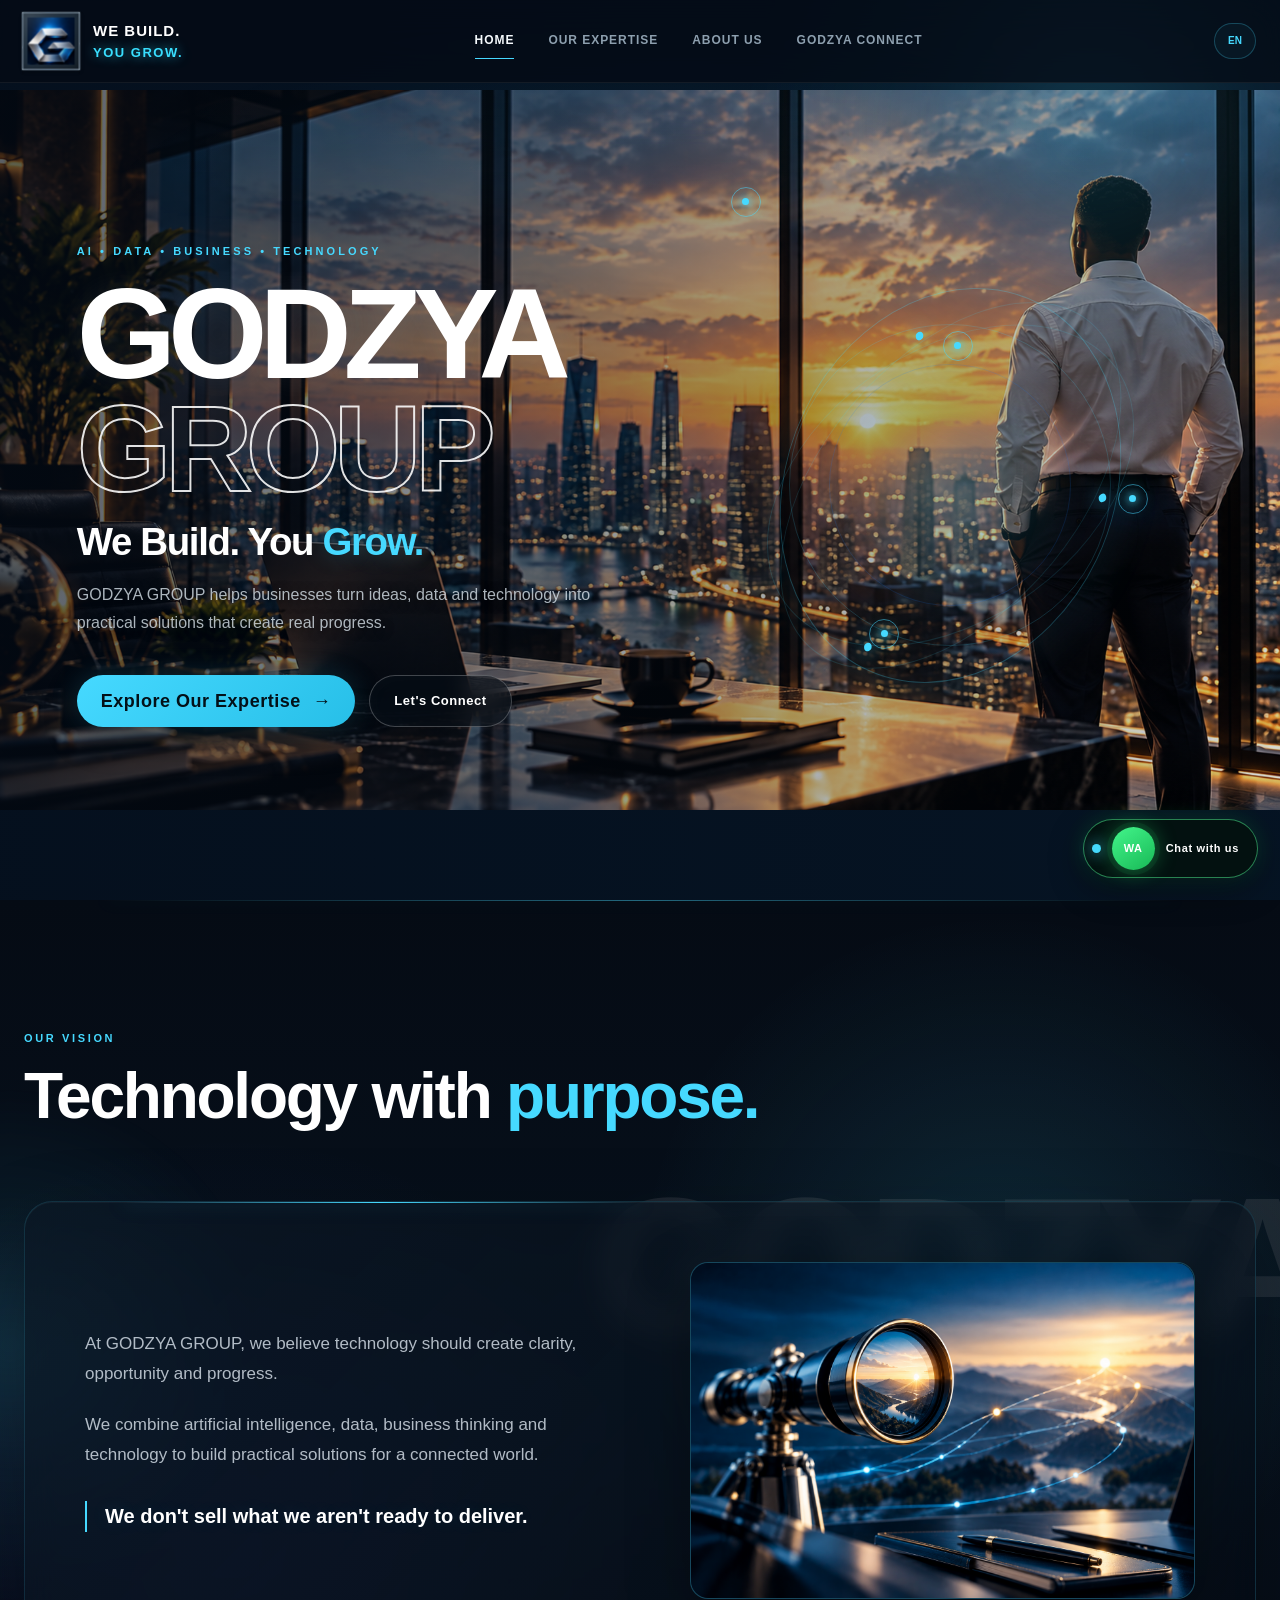
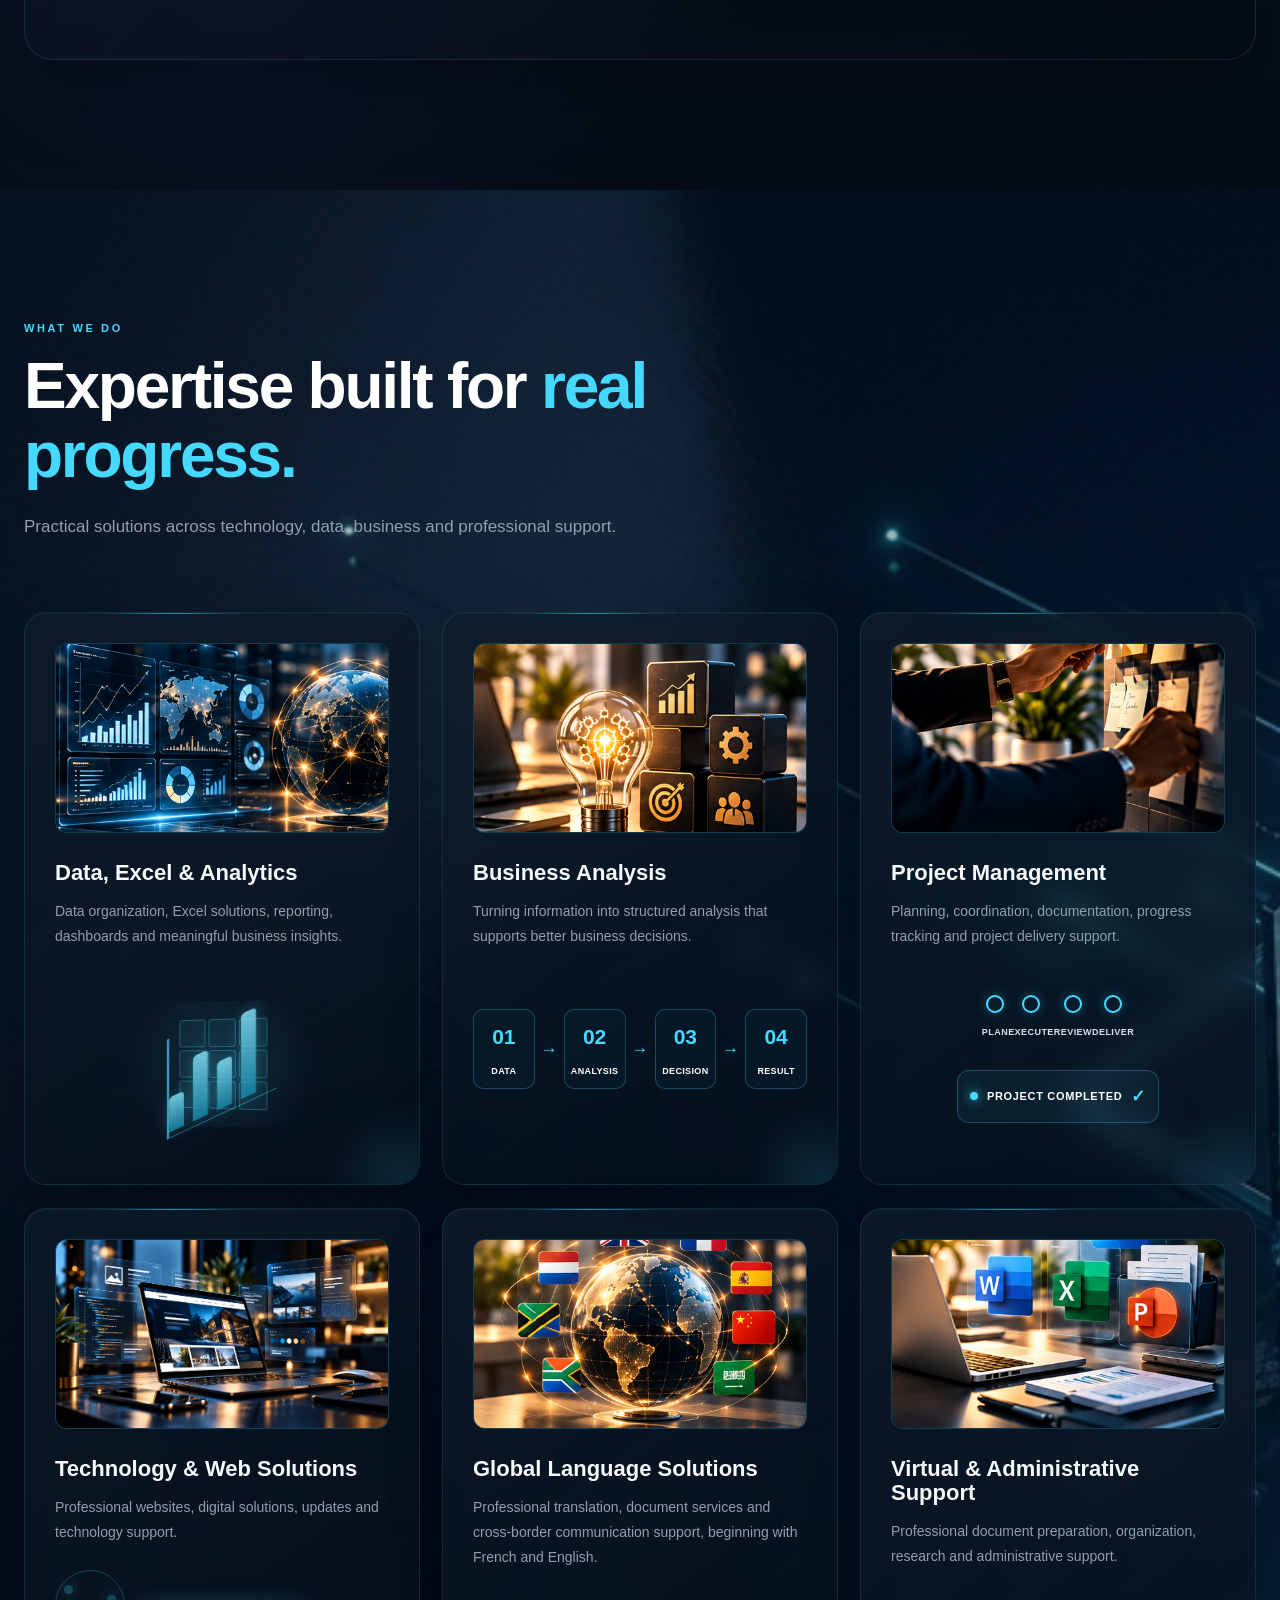
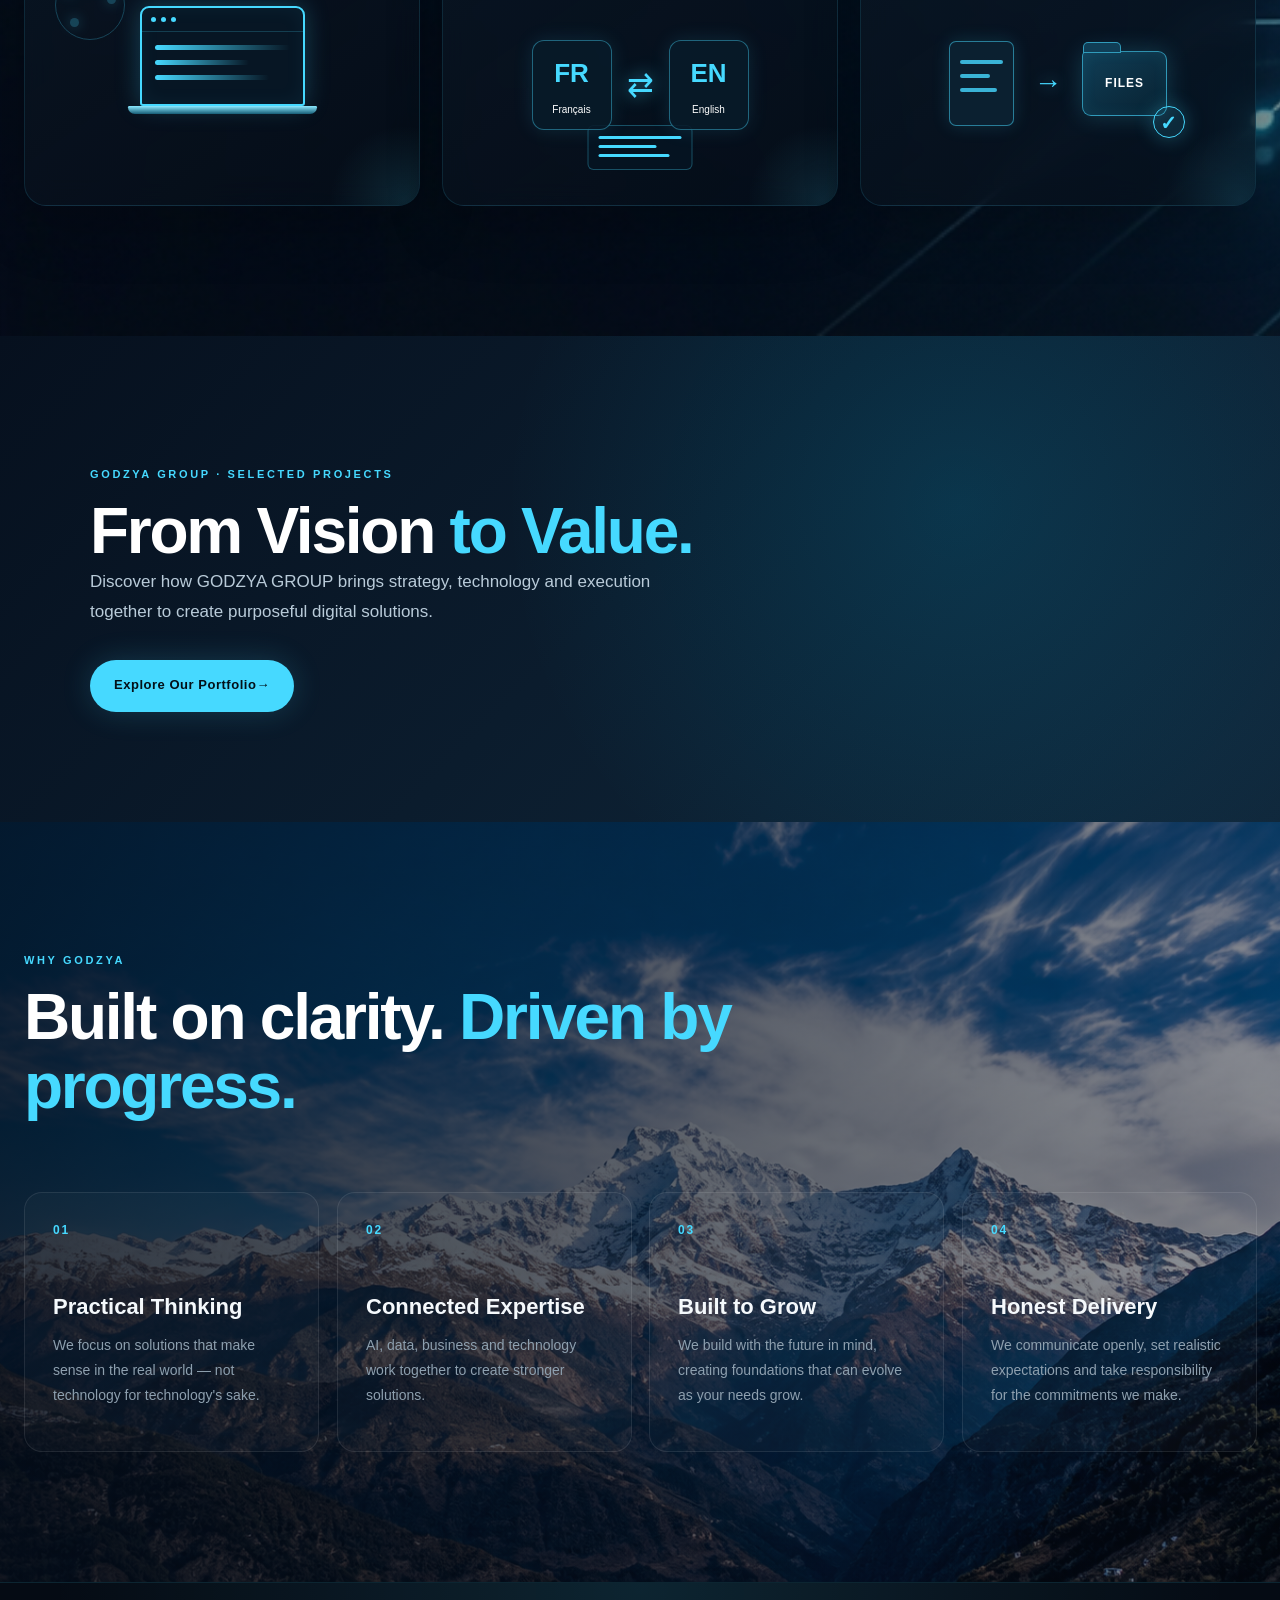
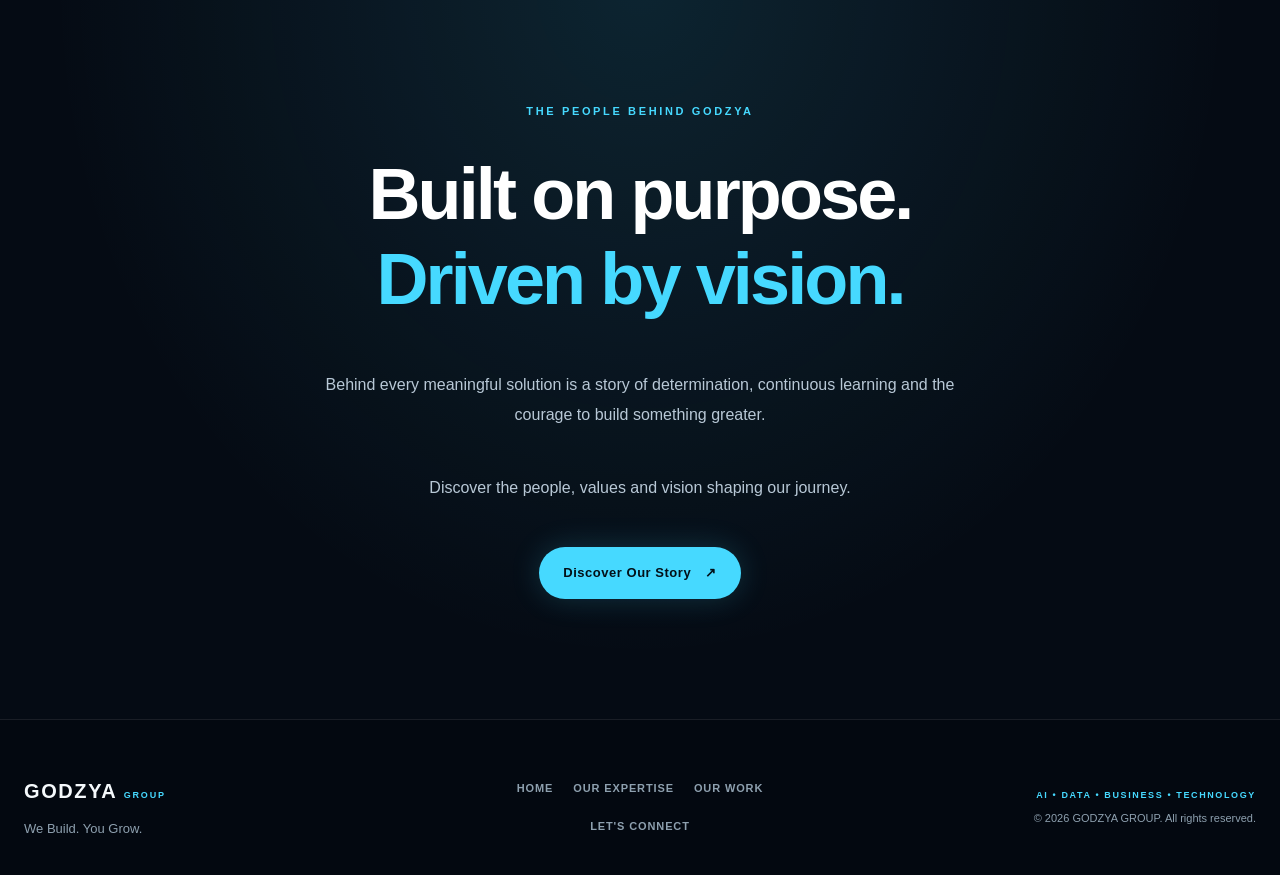
<file: index.html>
<!DOCTYPE html>
<html lang="en">

<head>

  <meta charset="UTF-8">

  <meta
    name="viewport"
    content="width=device-width, initial-scale=1.0"
  >

  <meta
    name="description"
    content="GODZYA GROUP — AI, Data, Business & Technology solutions."
  >

  <meta
    name="theme-color"
    content="#050b14"
  >
<link rel="icon" type="image/png" href="/godzya-icon.png">
  
  <title>GODZYA GROUP | We Build. You Grow.</title>

  <!-- Main stylesheet -->
  <link
    rel="stylesheet"
    href="style.css?v=20261102"
  >

</head>


<body>
  
  <!-- =================================================
     NAVIGATION
================================================== -->

<header class="site-header">

  <nav class="site-nav">

    <!-- BRAND -->
    <!-- GODZYA 3D ROTATING LOGO -->

<a href="index.html" class="brand">

  <div class="logo-cube-scene">
    <div class="logo-cube">

      <div class="cube-face front"></div>
      <div class="cube-face back"></div>
      <div class="cube-face right"></div>
      <div class="cube-face left"></div>
      <div class="cube-face top"></div>
      <div class="cube-face bottom"></div>

    </div>
  </div>

  <div class="brand-text">
  <span class="brand-name">WE BUILD.</span>
  <span class="brand-group">YOU GROW.</span>
  </div>

</a>

    <!-- ==========================================
     GODZYA PREMIUM NAVIGATION
========================================== -->

<div class="nav-links">

  <a
    href="index.html"
    class="active"
    data-i18n="navHome">
    Home
  </a>

  
<!-- OUR EXPERTISE -->

<a
  href="expertise.html"
  data-i18n="navExpertise">
  Our Expertise
</a>

    <!-- ABOUT US -->

  <a href="about.html">
    About Us
  </a>

  <!-- GODZYA CONNECT -->

  <a href="connect.html">
    GODZYA CONNECT
  </a>

</div>

    <!-- LANGUAGE SELECTOR -->

<div class="language-selector">

  <button
    class="language-button"
    type="button"
    aria-label="Change language"
    aria-expanded="false"
    aria-controls="language-menu"
  >
    EN
  </button>

  <div class="language-menu" id="language-menu" hidden>

    <button type="button" data-lang="en">🇬🇧 English</button>
    <button type="button" data-lang="fr">🇫🇷 Français</button>
    <button type="button" data-lang="es">🇪🇸 Español</button>
    <button type="button" data-lang="pt">🇵🇹 Português</button>
    <button type="button" data-lang="de">🇩🇪 Deutsch</button>

  </div>

</div>

    <!-- MOBILE MENU -->
    <button
      class="menu-toggle"
      type="button"
      aria-label="Open menu"
      aria-expanded="false"
    >
      <span></span>
      <span></span>
      <span></span>
    </button>

  </nav>

</header>

  <!-- =================================================
     HERO
================================================== -->

<main>

  <section class="hero" id="home">

    <!-- MOVING EARTH NETWORK -->

<div class="hero-earth" aria-hidden="true">

  <span class="earth-light"></span>

  <span class="earth-light"></span>

  <span class="earth-light"></span>

  <span class="earth-light"></span>

</div>

    <div class="hero-content">

      <p class="hero-label">
        AI • DATA • BUSINESS • TECHNOLOGY
      </p>

      <h1 class="hero-title">

  <span class="hero-godzya">
    GODZYA
  </span>

  <span class="hero-group">
    GROUP
  </span>

      </h1>

      <h2 class="hero-slogan">
  <span data-i18n="heroSloganStart">
    We Build. You
  </span>
  <span data-i18n="heroSloganEnd">
    Grow.
  </span>
</h2>
      
      <p class="hero-text" data-i18n="heroDescription">
  GODZYA GROUP helps businesses turn ideas,
  data and technology into practical solutions
  that create real progress.
</p>

      <div class="hero-actions">

        <a
  href="expertise.html"
  class="btn btn-primary hero-primary-btn"
>
  <span data-i18n="heroExplore">
    Explore Our Expertise
  </span>
  <span aria-hidden="true">→</span>
</a>

<a href="connect.html" class="btn btn-secondary hero-secondary-btn">
  <span data-i18n="heroContact">Let's Connect</span>
</a>

      </div>

    </div>

    <!-- HERO VISUAL -->
    <div class="hero-visual">

      <div class="hero-glow"></div>

      <div class="hero-orbit">

        <span class="orbit-point point-one"></span>
        <span class="orbit-point point-two"></span>
        <span class="orbit-point point-three"></span>

      </div>

    </div>

  </section>

 <!-- =================================================
     VISION
================================================== -->

<section class="vision" id="vision">

  <!-- GODZYA VISION BACKGROUND -->

<div class="vision-brand-bg" aria-hidden="true">

  <span class="vision-brand-name">
    GODZYA
  </span>

  <span class="vision-brand-group">
    GROUP
  </span>

</div>

  <div class="section-inner">

    <div class="section-heading">

      <p class="section-label" data-i18n="visionLabel">
  OUR VISION
</p>

      <h2>
  <span class="vision-heading-main" data-i18n="visionTitleStart">
    Technology with
  </span>
  <span class="vision-heading-highlight" data-i18n="visionTitleEnd">
    purpose.
  </span>
      </h2>

    </div>


    <div class="vision-content">

      <div class="vision-text">

        <p data-i18n="visionTextOne">
  At GODZYA GROUP, we believe technology should
  create clarity, opportunity and progress.
</p>

        <p data-i18n="visionTextTwo">
  We combine artificial intelligence, data,
  business thinking and technology to build
  practical solutions for a connected world.
</p>

        <strong data-i18n="visionCommitment">
  We don't sell what we aren't ready to deliver.
</strong>

      </div>


      <!-- GODZYA VISION IMAGE -->
<div class="vision-visual vision-photo">

  <img
    src="file_0000000059308208a96f2768777583aa.png"
    alt="GODZYA GROUP vision — looking toward future opportunities"
    loading="lazy"
  >

</div>

    </div>

  </div>

</section>

  <!-- =================================================
     OUR EXPERTISE
================================================== -->

<section class="expertise-preview" id="expertise">

  <div class="section-inner">

    <div class="section-heading">

      <p class="section-label" data-i18n="expertiseLabel">
        WHAT WE DO
      </p>

      <h2>
  <span class="expertise-heading-main" data-i18n="expertiseTitleStart">
    Expertise built for
  </span>
  <span class="expertise-heading-highlight" data-i18n="expertiseTitleEnd">
    real progress.
  </span>
</h2>

      <p class="section-intro" data-i18n="expertiseIntro">
        Practical solutions across technology, data,
        business and professional support.
      </p>

    </div>


    <div class="expertise-grid">

      <!-- DATA -->
      <article class="expertise-card">

        <div class="home-service-image">
  <img
    src="godzya-home-data.png"
    alt="Digital data analytics and business reporting"
    loading="lazy"
  >
</div>

        <h3 data-i18n="serviceData">Data, Excel & Analytics</h3>

        <p data-i18n="serviceDataText">
          Data organization, Excel solutions, reporting,
          dashboards and meaningful business insights.
        </p>

        <!-- DATA, EXCEL & ANALYTICS VISUAL -->

<div class="expertise-visual data-visual" aria-hidden="true">

  <div class="data-sheet">
    <span></span>
    <span></span>
    <span></span>
    <span></span>
    <span></span>
    <span></span>
    <span></span>
    <span></span>
    <span></span>
  </div>

  <div class="data-chart">
    <span class="data-bar bar-one"></span>
    <span class="data-bar bar-two"></span>
    <span class="data-bar bar-three"></span>
    <span class="data-bar bar-four"></span>
  </div>

  <div class="data-glow"></div>

</div>

      </article>


      <!-- BUSINESS -->
      <article class="expertise-card">

        <div class="home-service-image">
  <img
    src="godzya-home-business.png"
    alt="Business strategy and innovative solutions"
    loading="lazy"
  >
</div>

        <h3 data-i18n="serviceBusiness">Business Analysis</h3>

        <p data-i18n="serviceBusinessText">
          Turning information into structured analysis
          that supports better business decisions.
        </p>

        <!-- BUSINESS ANALYSIS VISUAL -->

<div class="expertise-visual business-visual" aria-hidden="true">

  <div class="business-step">
    <span class="business-symbol">01</span>
    <span class="business-label">DATA</span>
  </div>

  <span class="business-arrow">→</span>

  <div class="business-step">
    <span class="business-symbol">02</span>
    <span class="business-label">ANALYSIS</span>
  </div>

  <span class="business-arrow">→</span>

  <div class="business-step">
    <span class="business-symbol">03</span>
    <span class="business-label">DECISION</span>
  </div>

  <span class="business-arrow">→</span>

  <div class="business-step">
    <span class="business-symbol">04</span>
    <span class="business-label">RESULT</span>
  </div>

</div>

      </article>


      <!-- PROJECT MANAGEMENT -->
      <article class="expertise-card">

        <div class="home-service-image">
  <img
    src="godzya-home-project.png"
    alt="Project planning and team coordination"
    loading="lazy"
  >
</div>

        <h3 data-i18n="serviceProject">Project Management</h3>

        <p data-i18n="serviceProjectText">
          Planning, coordination, documentation,
          progress tracking and project delivery support.
        </p>

<!-- PROJECT MANAGEMENT VISUAL -->

<div class="expertise-visual project-visual" aria-hidden="true">

  <div class="project-track">

    <div class="project-milestone">
      <span class="milestone-dot"></span>
      <span>PLAN</span>
    </div>

    <div class="project-milestone">
      <span class="milestone-dot"></span>
      <span>EXECUTE</span>
    </div>

    <div class="project-milestone">
      <span class="milestone-dot"></span>
      <span>REVIEW</span>
    </div>

    <div class="project-milestone">
      <span class="milestone-dot"></span>
      <span>DELIVER</span>
    </div>

  </div>

  <div class="project-status">
    <span class="project-status-dot"></span>
    PROJECT COMPLETED
    <span class="project-check">✓</span>
  </div>

</div>

      </article>


      <!-- TECHNOLOGY -->
      <article class="expertise-card">

        <div class="home-service-image">
  <img
    src="godzya-home-web.png"
    alt="Professional website design and technology solutions"
    loading="lazy"
  >
</div>

        <h3 data-i18n="serviceTechnology">Technology & Web Solutions</h3>

        <p data-i18n="serviceTechnologyText">
          Professional websites, digital solutions,
          updates and technology support.
        </p>

<!-- TECHNOLOGY & WEB SOLUTIONS VISUAL -->

<div class="expertise-visual tech-visual" aria-hidden="true">

  <div class="tech-laptop">

    <div class="tech-screen">

      <div class="tech-browser-bar">
        <span></span>
        <span></span>
        <span></span>
      </div>

      <div class="tech-screen-content">
        <div class="tech-code-line"></div>
        <div class="tech-code-line"></div>
        <div class="tech-code-line"></div>
      </div>

    </div>

    <div class="tech-laptop-base"></div>

  </div>

  <div class="tech-network">
    <span></span>
    <span></span>
    <span></span>
  </div>

</div>

      </article>


      <!-- FRENCH -->
      <article class="expertise-card">

        <div class="home-service-image">
  <img
    src="godzya-home-language.png"
    alt="French and English translation and language services"
    loading="lazy"
  >
</div>

        <h3 data-i18n="serviceLanguage">Global Language Solutions</h3>
        <p data-i18n="serviceLanguageText">
  Professional translation, document services
  and cross-border communication support,
  beginning with French and English.
</p>

<!-- LANGUAGE & DOCUMENT SERVICES VISUAL -->

<div class="expertise-visual language-visual" aria-hidden="true">

  <div class="language-card language-fr">
    <span>FR</span>
    <small>Français</small>
  </div>

  <div class="language-exchange">
    <span>⇄</span>
  </div>

  <div class="language-card language-en">
    <span>EN</span>
    <small>English</small>
  </div>

  <div class="language-document">
    <span class="document-line"></span>
    <span class="document-line"></span>
    <span class="document-line"></span>
  </div>

</div>

      </article>


      <!-- ADMIN -->
      <article class="expertise-card">

        <div class="home-service-image">
  <img
    src="godzya-home-office.png"
    alt="Professional office documents and administrative solutions"
    loading="lazy"
  >
        </div>

        <h3 data-i18n="serviceAdmin">Virtual & Administrative Support</h3>

        <p data-i18n="serviceAdminText">
          Professional document preparation,
          organization, research and administrative support.
        </p>

<!-- VIRTUAL & ADMINISTRATIVE SUPPORT VISUAL -->

<div class="expertise-visual admin-visual" aria-hidden="true">

  <div class="admin-document">
    <span></span>
    <span></span>
    <span></span>
  </div>

  <div class="admin-flow-arrow">
    →
  </div>

  <div class="admin-folder">
    <span class="admin-folder-tab"></span>
    <span class="admin-folder-label">FILES</span>
  </div>

  <div class="admin-complete">
    <span>✓</span>
  </div>

</div>

      </article>

    </div>

  </div>

</section>

<!-- ==========================================
     FROM VISION TO VALUE
========================================== -->

<section class="work-page-intro" id="work">

  <div class="section-inner">

    <p class="section-label" data-i18n="portfolioLabel">
      GODZYA GROUP · SELECTED PROJECTS
    </p>

    <h2>
      <span data-i18n="portfolioTitleStart">
        From Vision
      </span>
      <span data-i18n="portfolioTitleEnd">
        to Value.
      </span>
    </h2>

    <p data-i18n="portfolioDescription">
      Discover how GODZYA GROUP brings
      strategy, technology and execution
      together to create purposeful
      digital solutions.
    </p>

<a href="expertise.html#our-work" class="btn btn-primary">
      <span data-i18n="portfolioButton">
        Explore Our Portfolio
      </span>
      <span aria-hidden="true">→</span>
    </a>

  </div>

</section>

  <!-- =================================================
     WHY GODZYA
================================================== -->

<section class="why-godzya" id="why-godzya">

  <div class="section-inner">

    <div class="section-heading">

      <p class="section-label" data-i18n="whyLabel">
        WHY GODZYA
      </p>

      <h2>
        <span data-i18n="whyTitleStart">Built on clarity.</span>
        <span data-i18n="whyTitleEnd">Driven by progress.</span>
      </h2>

    </div>

    <div class="why-grid">

      <article class="why-card">
        <div class="why-number">01</div>

        <h3 data-i18n="whyCardOneTitle">
          Practical Thinking
        </h3>

        <p data-i18n="whyCardOneText">
          We focus on solutions that make sense
          in the real world — not technology for
          technology's sake.
        </p>
      </article>

      <article class="why-card">
        <div class="why-number">02</div>

        <h3 data-i18n="whyCardTwoTitle">
          Connected Expertise
        </h3>

        <p data-i18n="whyCardTwoText">
          AI, data, business and technology work
          together to create stronger solutions.
        </p>
      </article>

      <article class="why-card">
        <div class="why-number">03</div>

        <h3 data-i18n="whyCardThreeTitle">
          Built to Grow
        </h3>

        <p data-i18n="whyCardThreeText">
          We build with the future in mind, creating
          foundations that can evolve as your needs grow.
        </p>
      </article>

      <article class="why-card">
        <div class="why-number">04</div>

        <h3 data-i18n="whyCardFourTitle">
          Honest Delivery
        </h3>
        
<p data-i18n="whyCardFourText">
  We communicate openly, set realistic
  expectations and take responsibility
  for the commitments we make.
</p>

      </article>

    </div>

  </div>

</section>

  
<!-- GODZYA — PEOPLE & PURPOSE REBUILT -->

<section class="godzya-story" id="our-story">

  <div class="section-inner">

    <div class="godzya-story-content">

      <p class="section-label"
         style="margin-bottom:32px;">
        THE PEOPLE BEHIND GODZYA
      </p>

      <h2 style="
        margin:0 0 48px;
        font-size:clamp(36px,6vw,72px);
        line-height:1.18;
        letter-spacing:-0.04em;
      ">

        

<span data-i18n="storyTitleOne" style="
  display:block;
  color:#ffffff !important;
">
  Built on purpose.
</span>

<span data-i18n="storyTitleTwo" style="
  display:block;
  color:#46d9ff !important;
">
  Driven by vision.
</span>
        
      </h2>

      <p class="godzya-story-intro"
   data-i18n="storyIntro"
         style="margin:0 auto 42px;">
        Behind every meaningful solution is a story
        of determination, continuous learning and
        the courage to build something greater.
      </p>

     <p class="godzya-story-description"
   data-i18n="storyDescription"
         style="margin:0 auto 44px;">
        Discover the people, values and vision
        shaping our journey.
      </p>

      <a href="about.html"
   class="btn btn-primary">
  <span data-i18n="storyButton">
    Discover Our Story
  </span>
  <span aria-hidden="true">↗</span>
</a>

    </div>

  </div>

</section>
  
</main>

<!-- =================================================
     FLOATING WHATSAPP
================================================== -->

<a
  href="https://wa.me/27814905793"
  class="whatsapp-float"
  target="_blank"
  rel="noopener"
  aria-label="Chat with GODZYA GROUP on WhatsApp"
>

  <span class="whatsapp-icon">
    WA
  </span>

  <span class="whatsapp-text">
    Chat with us
  </span>

</a>

  <!-- =================================================
     FOOTER
================================================== -->

<footer class="site-footer">

  <div class="footer-inner">

    <div class="footer-brand">

      <span class="brand-name">
        GODZYA
      </span>

      <span class="brand-group">
        GROUP
      </span>

      <p data-i18n="footerSlogan">
        We Build. You Grow.
      </p>

    </div>

    <div class="footer-links">

      <a href="#home" data-i18n="navHome">
        Home
      </a>

      <a href="expertise.html" data-i18n="navExpertise">
        Our Expertise
      </a>

      <a href="expertise.html#our-work" data-i18n="navWork">
        Our Work
      </a>
      
      <a href="connect.html" data-i18n="navContact">
        Let's Connect
      </a>

    </div>

    <div class="footer-meta">

      <p data-i18n="footerServices">
        AI • DATA • BUSINESS • TECHNOLOGY
      </p>

      <p data-i18n="footerCopyright">
        © 2026 GODZYA GROUP. All rights reserved.
      </p>

    </div>

  </div>

</footer>


<!-- =================================================
     JAVASCRIPT
================================================== -->

<script src="script.js"></script>

</body>

</html>
</file>
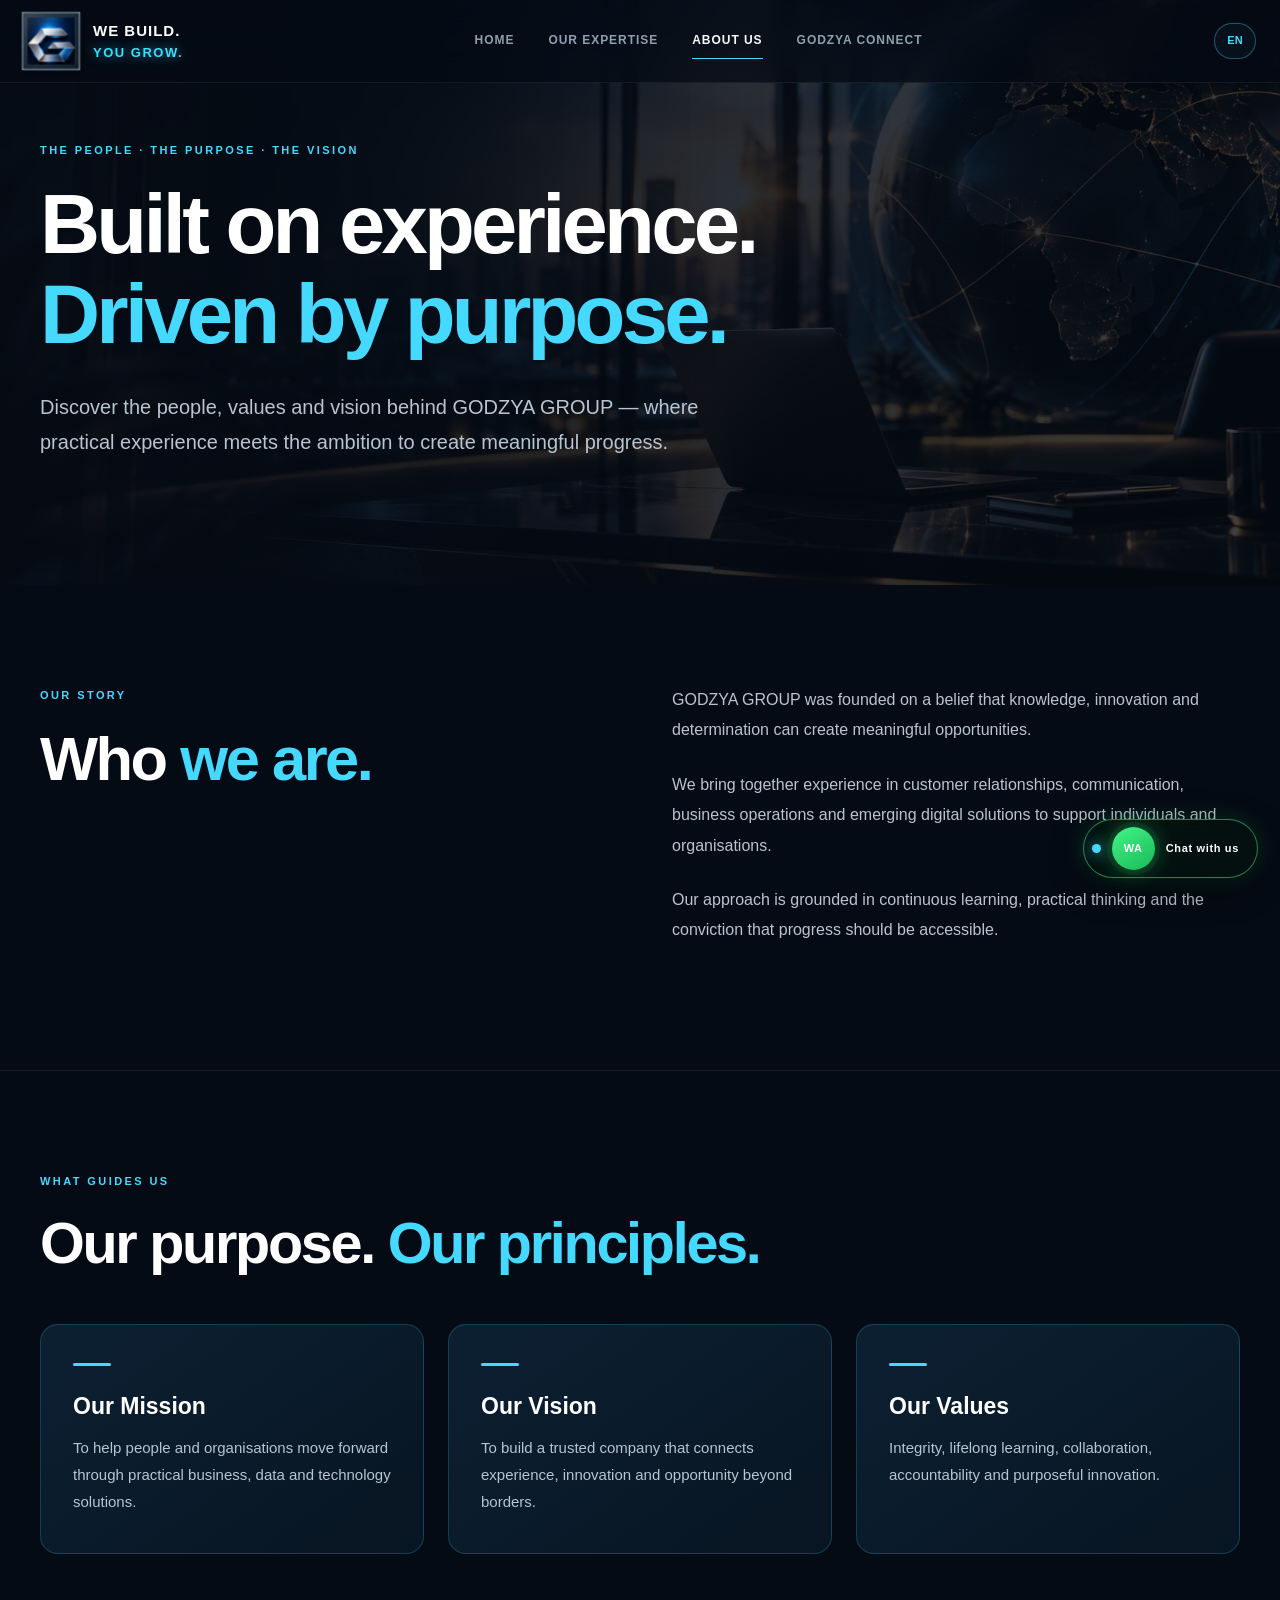
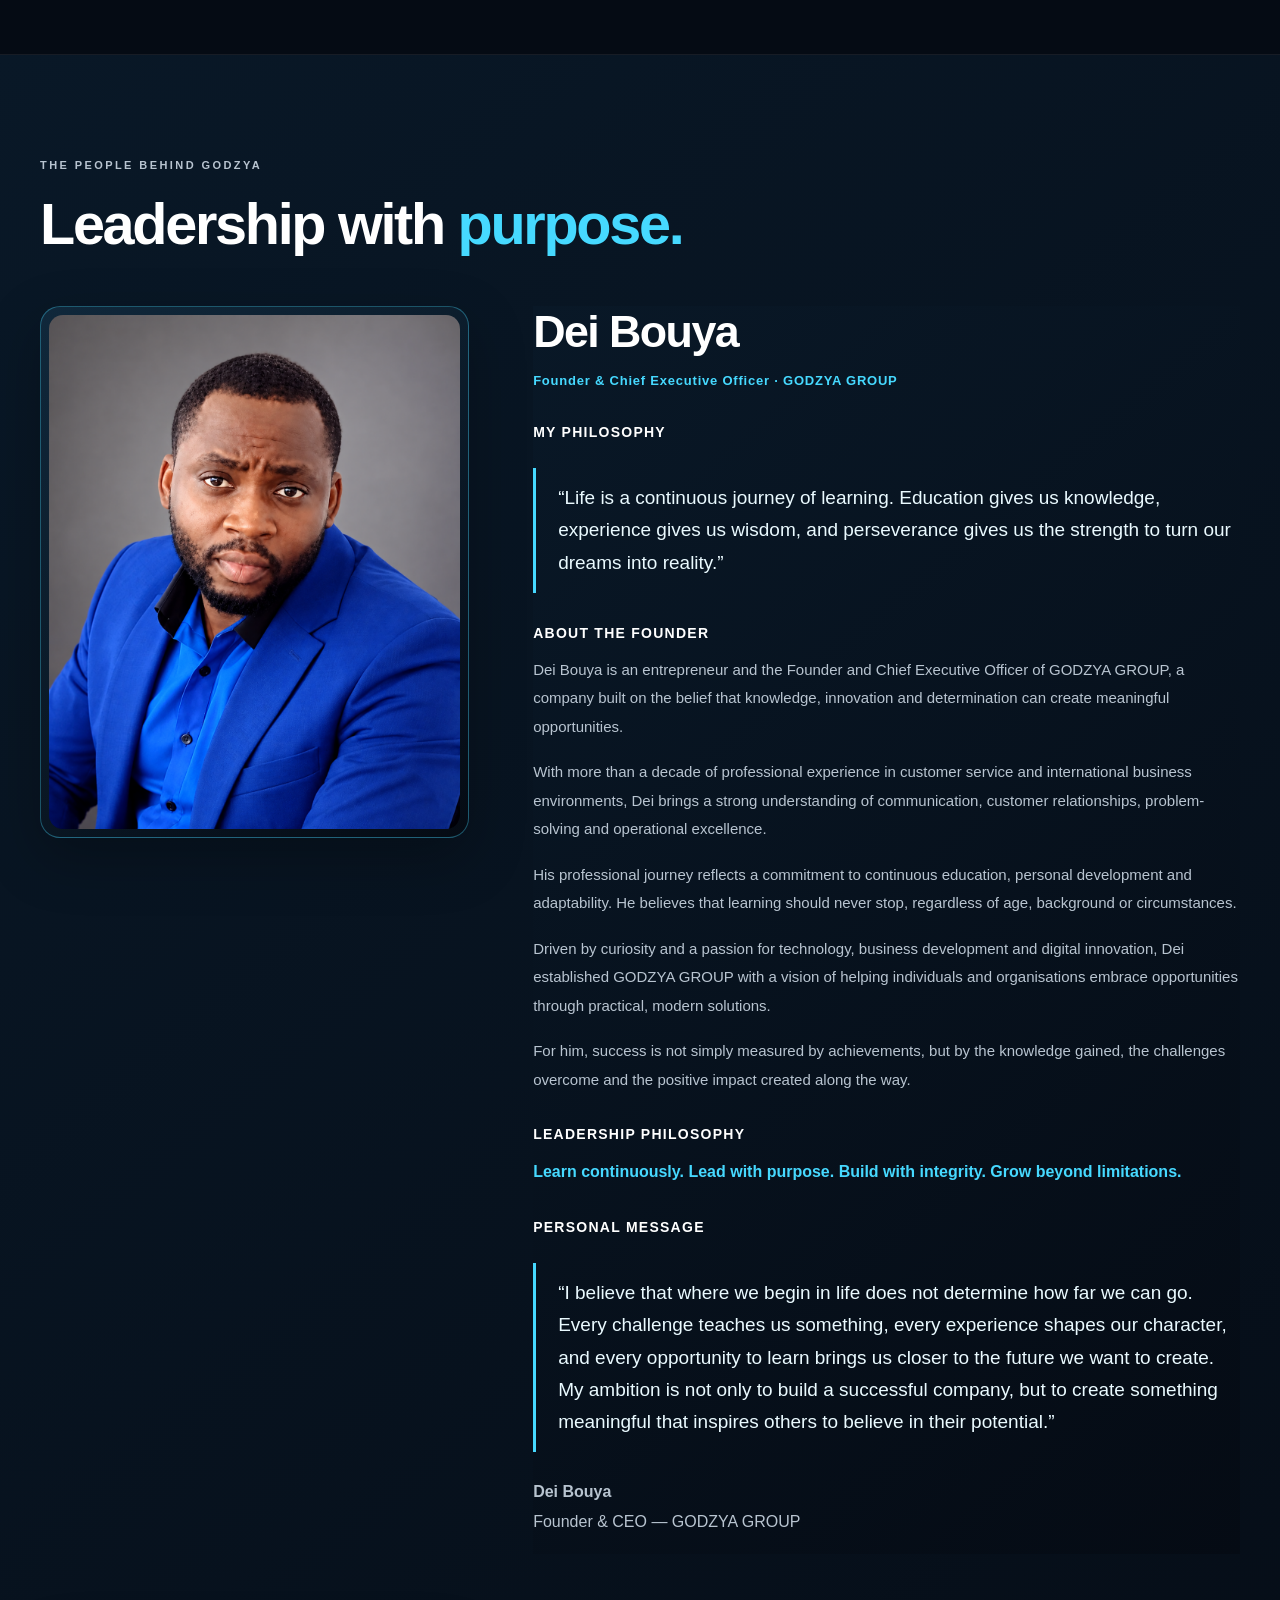
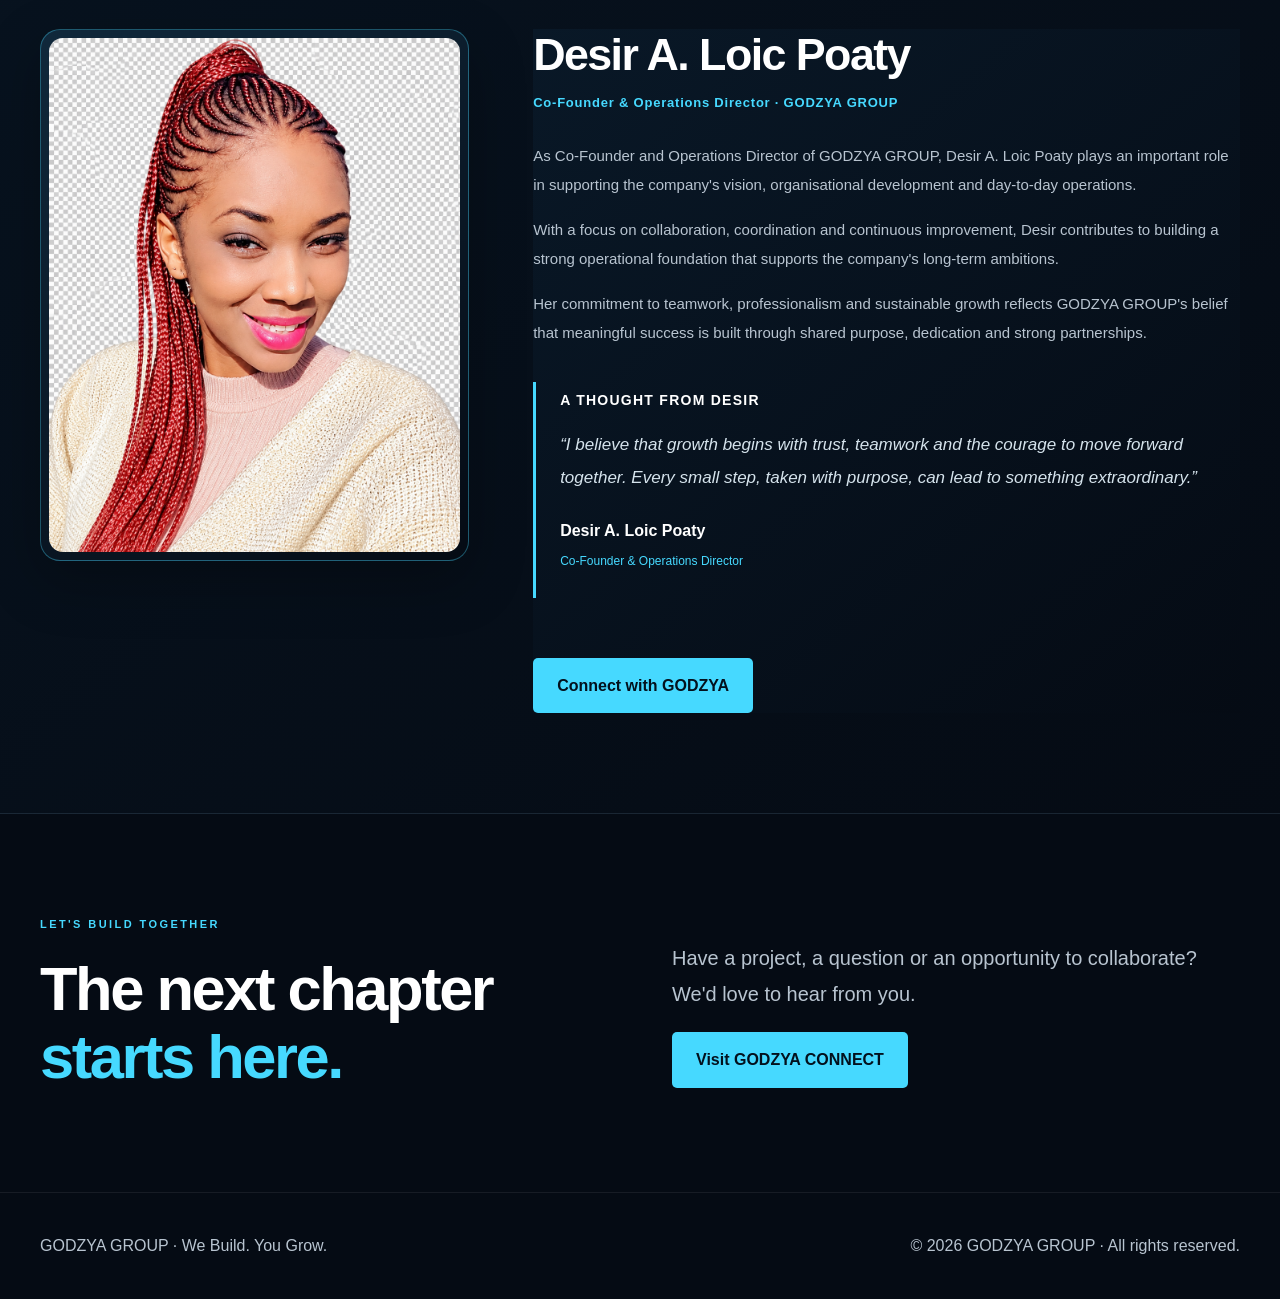
<file: about.html>
<!DOCTYPE html>
<html lang="en">
<head>
<meta charset="UTF-8"><meta name="viewport" content="width=device-width, initial-scale=1"><meta name="theme-color" content="#050b14">
<link rel="icon" type="image/png" href="/godzya-icon.png">
<meta name="description" content="Meet GODZYA GROUP, our purpose, values and founder Dei Bouya.">
<title>About Us | GODZYA GROUP</title><link rel="stylesheet" href="style.css">
<style>
/* About Us page-only styles. Original shared stylesheet remains untouched. */
.about-page{background:#050b14;color:#d8e5ed}.about-page .about-wrap{width:min(1200px,calc(100% - 44px));margin:auto}.about-page .about-header{position:sticky;top:0;z-index:50;background:rgba(5,11,20,.96);border-bottom:1px solid rgba(70,217,255,.17);backdrop-filter:blur(16px)}.about-page .about-nav{min-height:85px;display:flex;align-items:center;justify-content:space-between;gap:25px}.about-page .about-brand{display:flex;align-items:center;gap:14px;color:#fff;font-size:13px;font-weight:800;letter-spacing:.09em}.about-page .about-brand .brand-text{display:grid;line-height:1.3}.about-page .about-brand .brand-text span:last-child{color:#46d9ff}.about-page .about-links{display:flex;gap:25px;align-items:center}.about-page .about-links a{font-size:13px;color:#d8e5ed}.about-page .about-links a[aria-current=page],.about-page .about-links a:hover{color:#46d9ff}.about-page .about-tools{display:flex;align-items:center;gap:10px}.about-page .about-tools select,.about-page .about-menu{background:#0c1a29;border:1px solid rgba(70,217,255,.3);color:#fff;border-radius:6px;padding:10px}.about-page .about-menu{display:none}.about-page .about-hero{padding:135px 0 120px;background:linear-gradient(90deg,rgba(5,11,20,.97),rgba(5,11,20,.77)),url('godzya-work-vision.png') center/cover}.about-page .about-eyebrow{color:#46d9ff;letter-spacing:.22em;font-size:11px;font-weight:800;margin-bottom:20px}.about-page h1,.about-page h2{line-height:1.12;letter-spacing:-.04em;color:#fff}.about-page h1{font-size:clamp(52px,7vw,100px);max-width:850px}.about-page h2{font-size:clamp(36px,4.5vw,62px)}.about-page h1 span,.about-page h2 span{color:#46d9ff}.about-page .about-lead{font-size:clamp(16px,2vw,20px);max-width:740px;color:#b8c4d0;line-height:1.8;margin-top:26px}.about-page .about-section{padding:100px 0;border-bottom:1px solid rgba(255,255,255,.07)}.about-page .about-grid{display:grid;grid-template-columns:1fr 1fr;gap:60px;align-items:start}.about-page p{line-height:1.85}.about-page .about-copy p{margin:20px 0;color:#b8c4d0}.about-page .about-cards{display:grid;grid-template-columns:repeat(3,1fr);gap:20px;margin-top:42px}.about-page .about-card{padding:32px;background:#0b1928;border:1px solid rgba(70,217,255,.17);border-radius:16px}.about-page .about-card h3{color:#fff;font-size:21px;margin-bottom:12px}.about-page .about-card p{color:#b8c4d0;font-size:14px}.about-page .about-founder{background:linear-gradient(140deg,#091827,#050b14)}.about-page .about-founder-grid{display:grid;grid-template-columns:minmax(210px,.7fr) 1.3fr;gap:55px}.about-page .about-portrait{min-height:390px;border:1px solid rgba(70,217,255,.23);background:radial-gradient(circle at 40% 25%,rgba(70,217,255,.18),transparent 55%),#0c1b2b;display:flex;flex-direction:column;align-items:center;justify-content:center;gap:14px;border-radius:18px;text-align:center;padding:25px}.about-page .about-portrait img{width:100%;height:100%;min-height:390px;object-fit:cover;object-position:center;border-radius:12px}.about-page .about-monogram{font-size:clamp(65px,10vw,125px);font-weight:800;color:#46d9ff;letter-spacing:-.1em}.about-page .about-portrait small{color:#b8c4d0;letter-spacing:.1em}.about-page .about-founder h3{font-size:clamp(30px,4vw,48px);color:#fff;margin-bottom:8px}.about-page .about-role{color:#46d9ff;font-weight:700;margin-bottom:30px}.about-page .about-founder h4{font-size:15px;color:#fff;margin:30px 0 12px;letter-spacing:.06em;text-transform:uppercase}.about-page blockquote{border-left:3px solid #46d9ff;padding:14px 0 14px 22px;margin:25px 0;color:#eafaff;font-size:19px;line-height:1.7}.about-page .about-founder p{margin:0 0 17px;color:#b8c4d0}.about-page .about-tagline{color:#46d9ff!important;font-weight:800}.about-page .about-btn{display:inline-flex;padding:15px 24px;background:#46d9ff;color:#03111d;font-weight:800;border-radius:5px;margin-top:20px}.about-page .about-btn:hover{background:#a4efff}.about-page .about-footer{padding:40px 0;color:#b8c4d0}.about-page .about-footer-row{display:flex;justify-content:space-between;gap:20px;flex-wrap:wrap}.about-page .about-footer a{color:#46d9ff}.about-page .about-whatsapp{position:fixed;bottom:22px;right:22px;z-index:60;background:#1caa63;color:#fff;border-radius:50px;padding:13px 19px;font-weight:800;box-shadow:0 10px 35px #0007}.about-page .about-skip{position:absolute;left:10px;top:-80px;background:#fff;color:#000;padding:10px}.about-page .about-skip:focus{top:10px;z-index:99}@media(max-width:850px){.about-page .about-menu{display:block}.about-page .about-links{display:none;position:absolute;top:85px;left:0;right:0;background:#081522;padding:22px;flex-direction:column;align-items:flex-start}.about-page .about-links.open{display:flex}.about-page .about-grid,.about-page .about-founder-grid{grid-template-columns:1fr}.about-page .about-cards{grid-template-columns:1fr}.about-page .about-section{padding:65px 0}.about-page .about-hero{padding:100px 0}}@media(prefers-reduced-motion:reduce){*{scroll-behavior:auto!important}}
   
/* ==========================================
   ABOUT US — PREMIUM LANGUAGE MENU 01C-4
========================================== */

.about-page .about-language-selector {
  position: relative;
}

.about-page .about-language-button {
  min-width: 42px;
  height: 36px;
  padding: 0 12px;
  border: 1px solid rgba(70, 217, 255, .35);
  border-radius: 999px;
  background: rgba(70, 217, 255, .04);
  color: #46d9ff;
  font-size: 11px;
  font-weight: 700;
  cursor: pointer;
}

.about-page .about-language-menu {
  position: absolute;
  top: calc(100% + 12px);
  right: 0;
  z-index: 100;
  width: 170px;
  padding: 8px;
  border: 1px solid rgba(70, 217, 255, .2);
  border-radius: 12px;
  background: #0b1928;
  box-shadow: 0 18px 45px rgba(0, 0, 0, .4);
}

.about-page .about-language-menu[hidden] {
  display: none;
}

.about-page .about-language-menu button {
  display: block;
  width: 100%;
  padding: 11px 12px;
  border: 0;
  border-radius: 7px;
  background: transparent;
  color: #d8e5ed;
  text-align: left;
  font-size: 12px;
  cursor: pointer;
}

.about-page .about-language-menu button:hover,
.about-page .about-language-menu button:focus-visible {
  background: rgba(70, 217, 255, .12);
  color: #46d9ff;
}

.about-page .about-language-button:focus-visible {
  outline: 2px solid #46d9ff;
  outline-offset: 3px;
   }

/* ABOUT US — MATCH HOMEPAGE HAMBURGER */

.about-page .menu-toggle {
  width: 42px;
  height: 42px;
  padding: 0;
  border: 1px solid var(--line-cyan);
  border-radius: 10px;
  background: transparent;
}

@media (max-width: 900px) {
  .about-page .menu-toggle {
    display: block;
  }
   }

   
/* ==========================================
   ABOUT US — HERO HEADLINE 02A
========================================== */

.about-page .about-hero h1 span:first-child {
  color: #ffffff;
}

.about-page .about-hero h1 span:last-child {
  color: #46d9ff;
   }

   
/* ==========================================
   ABOUT US — HERO REFINEMENT 02B
========================================== */

.about-page .about-hero {
  padding: 140px 0 125px;
}

.about-page .about-hero h1 {
  max-width: 950px;
  margin: 0;
  font-size: clamp(44px, 6.5vw, 88px);
  font-weight: 800;
  line-height: 1.08;
  letter-spacing: -.045em;
}

.about-page .about-hero .about-lead {
  max-width: 680px;
  margin-top: 30px;
  line-height: 1.75;
}

/* TABLET */

@media (max-width: 900px) {
  .about-page .about-hero {
    padding: 105px 0 95px;
  }
}

/* MOBILE */

@media (max-width: 600px) {
  .about-page .about-hero {
    padding: 85px 0 80px;
  }

  .about-page .about-hero h1 {
    font-size: clamp(36px, 8vw, 48px);
    line-height: 1.12;
    letter-spacing: -.035em;
  }

  .about-page .about-hero .about-lead {
    margin-top: 24px;
    font-size: 16px;
    line-height: 1.7;
  }
}
  
/* ==========================================
   ABOUT US — WHO WE ARE HEADING 04A
========================================== */

.about-page .about-grid h2 span:first-child {
  color: #ffffff;
}

.about-page .about-grid h2 span:last-child {
  color: #46d9ff;
}

   
/* ==========================================
   ABOUT US — WHO WE ARE REFINEMENT 04B
========================================== */

.about-page .about-grid {
  gap: clamp(35px, 5vw, 80px);
  align-items: start;
}

.about-page .about-grid h2 {
  max-width: 560px;
  font-size: clamp(38px, 4.8vw, 64px);
  line-height: 1.12;
  letter-spacing: -.04em;
}

.about-page .about-grid .about-copy {
  max-width: 600px;
}

.about-page .about-grid .about-copy p {
  margin: 0 0 24px;
  font-size: 16px;
  line-height: 1.9;
}

@media (max-width: 850px) {
  .about-page .about-grid {
    grid-template-columns: 1fr;
    gap: 30px;
  }

  .about-page .about-grid h2 {
    font-size: clamp(36px, 7vw, 52px);
  }
}
  
/* ==========================================
   ABOUT US — MISSION, VISION & VALUES 04C
========================================== */

.about-page .about-cards {
  gap: 24px;
  margin-top: 48px;
}

.about-page .about-card {
  position: relative;
  overflow: hidden;
  padding: 38px 32px;
  background: linear-gradient(
    145deg,
    #0c2032,
    #081522
  );
  border: 1px solid rgba(70, 217, 255, .20);
  border-radius: 18px;
  transition:
    transform .3s ease,
    border-color .3s ease,
    box-shadow .3s ease;
}

.about-page .about-card::before {
  content: "";
  display: block;
  width: 38px;
  height: 3px;
  margin-bottom: 26px;
  background: #46d9ff;
  border-radius: 3px;
}

.about-page .about-card:hover {
  transform: translateY(-6px);
  border-color: rgba(70, 217, 255, .55);
  box-shadow: 0 20px 45px rgba(0, 0, 0, .25);
}

.about-page .about-card h3 {
  color: #ffffff;
  font-size: 23px;
  line-height: 1.3;
}

.about-page .about-card p {
  color: #b8c4d0;
  font-size: 15px;
  line-height: 1.8;
}

@media (max-width: 600px) {
  .about-page .about-card {
    padding: 30px 26px;
  }
}

@media (prefers-reduced-motion: reduce) {
  .about-page .about-card {
    transition: none;
  }
   }

   
/* ==========================================
   ABOUT US — PURPOSE HEADING 04D
========================================== */

.about-page .about-cards {
  /* Existing card styling remains unchanged */
}

.about-page .about-section h2 span[data-t="valuesA"] {
  color: #ffffff;
}

.about-page .about-section h2 span[data-t="valuesB"] {
  color: #46d9ff;
}

   
/* ==========================================
   ABOUT US — STORY SPACING 04E
========================================== */

@media (max-width: 850px) {
  .about-page .about-story {
    padding-top: 45px;
    padding-bottom: 35px;
  }

  .about-page .about-story + .about-section {
    padding-top: 45px;
  }
}

   
/* ==========================================
   ABOUT US — LEADERSHIP HEADING 05A
========================================== */

.about-page #founder h2 span[data-t="peopleA"] {
  color: #ffffff;
}

.about-page #founder h2 span[data-t="peopleB"] {
  color: #46d9ff;
}

   
/* ==========================================
   ABOUT US — LEADERSHIP PORTRAITS 05B-1
========================================== */

.about-page #founder .about-portrait {
  position: relative;
  overflow: hidden;
  padding: 8px;
  border: 1px solid rgba(70, 217, 255, .35);
  border-radius: 20px;
  background: linear-gradient(
    145deg,
    #10283b,
    #050b14
  );
  box-shadow: 0 20px 55px rgba(0, 0, 0, .25);
}

.about-page #founder .about-portrait img {
  display: block;
  width: 100%;
  height: auto;
  min-height: 0;
  aspect-ratio: 4 / 5;
  object-fit: cover;
  object-position: center top;
  border-radius: 14px;
}

@media (max-width: 600px) {
  .about-page #founder .about-portrait {
    max-width: 420px;
    margin-inline: auto;
  }
   }

/* ==========================================
   ABOUT US — LEADERSHIP TYPOGRAPHY 05B-2
========================================== */

.about-page #founder .about-founder-grid h3 {
  color: #ffffff;
  font-size: clamp(30px, 3.5vw, 46px);
  font-weight: 750;
  line-height: 1.15;
  letter-spacing: -0.035em;
  margin: 0 0 12px;
}

.about-page #founder .about-founder-grid .about-role {
  color: #46d9ff;
  font-size: 13px;
  font-weight: 700;
  line-height: 1.7;
  letter-spacing: 0.06em;
  margin-bottom: 28px;
}

.about-page #founder .about-founder-grid h4 {
  color: #ffffff;
  font-size: 14px;
  font-weight: 700;
  letter-spacing: 0.09em;
  line-height: 1.5;
}

.about-page #founder .about-founder-grid .about-copy p {
  color: #b8c4d0;
  font-size: 15px;
  line-height: 1.9;
}

@media (max-width: 600px) {
  .about-page #founder .about-founder-grid h3 {
    font-size: 32px;
  }

  .about-page #founder .about-founder-grid .about-role {
    font-size: 12px;
    letter-spacing: 0.035em;
  }
}
   
/* ==========================================
   ABOUT US — LEADERSHIP LAYOUT 05B-3
========================================== */

@media (min-width: 851px) {
  .about-page #founder .about-founder-grid {
    grid-template-columns:
      minmax(260px, 0.85fr)
      minmax(0, 1.4fr);
    align-items: start;
    gap: clamp(35px, 5vw, 75px);
  }
}

.about-page #founder .about-founder-grid > div {
  min-width: 0;
}

.about-page #founder .about-founder-grid .about-portrait {
  width: 100%;
  min-height: 0;
}

@media (max-width: 850px) {
  .about-page #founder .about-founder-grid {
    grid-template-columns: minmax(0, 1fr);
    gap: 30px;
  }

  .about-page #founder .about-founder-grid > div {
    width: 100%;
  }
}

@media (max-width: 600px) {
  .about-page #founder .about-founder-grid {
    gap: 24px;
  }

  .about-page #founder .about-founder-grid .about-portrait {
    width: 100%;
  }
}

   
/* ==========================================
   CO-FOUNDER PERSONAL THOUGHT
========================================== */

.about-page .cofounder-thought {
  margin: 35px 0 40px;
  padding: 8px 0 8px 24px;
  border-left: 3px solid #46d9ff;
}

.about-page .cofounder-thought h4 {
  margin: 0 0 18px;
  color: #ffffff;
  font-size: 13px;
  letter-spacing: 0.1em;
}

.about-page .cofounder-thought blockquote {
  margin: 0 0 22px;
  padding: 0;
  border: none;
  color: #d5e3ec;
  font-size: 17px;
  font-style: italic;
  line-height: 1.9;
}

.about-page .cofounder-signature {
  display: flex;
  flex-direction: column;
  gap: 5px;
}

.about-page .cofounder-signature strong {
  color: #ffffff;
}

.about-page .cofounder-signature span {
  color: #46d9ff;
  font-size: 12px;
   }
   
</style>
   
</head>
<body class="about-page">
<a class="about-skip" href="#main" data-t="skip">Skip to content</a>

<!-- GODZYA GROUP — SHARED PREMIUM HEADER -->

<header class="site-header">

  <nav class="site-nav" aria-label="Main navigation">

    <!-- 3D ROTATING LOGO -->
    <a href="index.html" class="brand">

      <div class="logo-cube-scene">
        <div class="logo-cube">
          <div class="cube-face front"></div>
          <div class="cube-face back"></div>
          <div class="cube-face right"></div>
          <div class="cube-face left"></div>
          <div class="cube-face top"></div>
          <div class="cube-face bottom"></div>
        </div>
      </div>

      <div class="brand-text">
        <span class="brand-name">WE BUILD.</span>
        <span class="brand-group">YOU GROW.</span>
      </div>

    </a>

    <!-- NAVIGATION -->
    <div class="nav-links" id="about-links">

      <a href="index.html" data-t="home">
        Home
      </a>

      <a href="expertise.html" data-t="expertise">
        Our Expertise
      </a>

      <a href="about.html"
         class="active"
         aria-current="page"
         data-t="about">
        About Us
      </a>

      <a href="connect.html" data-t="connect">
        GODZYA CONNECT
      </a>

    </div>

    <!-- LANGUAGE SELECTOR -->
    <div class="language-selector">

      <button
        class="language-button about-language-button"
        type="button"
        aria-label="Change language"
        aria-expanded="false"
        aria-controls="about-language-menu">
        EN
      </button>

      <div
        class="language-menu about-language-menu"
        id="about-language-menu"
        hidden>

        <button type="button" data-lang="en">🇬🇧 English</button>
        <button type="button" data-lang="fr">🇫🇷 Français</button>
        <button type="button" data-lang="es">🇪🇸 Español</button>
        <button type="button" data-lang="pt">🇵🇹 Português</button>
        <button type="button" data-lang="de">🇩🇪 Deutsch</button>

      </div>

    </div>

    <!-- MOBILE MENU -->
    <button
      class="menu-toggle about-menu"
      type="button"
      aria-label="Open menu"
      aria-controls="about-links"
      aria-expanded="false">

      <span></span>
      <span></span>
      <span></span>

    </button>

  </nav>

</header>

<main id="main">
<section class="about-hero"><div class="about-wrap"><p class="about-eyebrow" data-t="eyebrow">THE PEOPLE · THE PURPOSE · THE VISION</p><h1><span data-t="heroA">Built on experience.</span><br><span data-t="heroB">Driven by purpose.</span></h1><p class="about-lead" data-t="heroText">Discover the people, values and vision behind GODZYA GROUP — where practical experience meets the ambition to create meaningful progress.</p></div></section>

<section class="about-section about-story"><div class="about-wrap about-grid"><div><p class="about-eyebrow" data-t="whoLabel">OUR STORY</p><h2><span data-t="whoA">Who</span> <span data-t="whoB">we are.</span></h2></div><div class="about-copy"><p data-t="whoText1">GODZYA GROUP was founded on a belief that knowledge, innovation and determination can create meaningful opportunities.</p><p data-t="whoText2">We bring together experience in customer relationships, communication, business operations and emerging digital solutions to support individuals and organisations.</p><p data-t="whoText3">Our approach is grounded in continuous learning, practical thinking and the conviction that progress should be accessible.</p></div></div></section>
<section class="about-section"><div class="about-wrap"><p class="about-eyebrow" data-t="valuesLabel">WHAT GUIDES US</p><h2><span data-t="valuesA">Our purpose.</span> <span data-t="valuesB">Our principles.</span></h2><div class="about-cards"><article class="about-card"><h3 data-t="mission">Our Mission</h3><p data-t="missionText">To help people and organisations move forward through practical business, data and technology solutions.</p></article><article class="about-card"><h3 data-t="vision">Our Vision</h3><p data-t="visionText">To build a trusted company that connects experience, innovation and opportunity beyond borders.</p></article><article class="about-card"><h3 data-t="values">Our Values</h3><p data-t="valuesText">Integrity, lifelong learning, collaboration, accountability and purposeful innovation.</p></article></div></div></section>
<section class="about-section about-founder" id="founder"><div class="about-wrap"><p class="about-eyebrow" data-t="peopleLabel">THE PEOPLE BEHIND GODZYA</p><h2><span data-t="peopleA">Leadership with</span> <span data-t="peopleB">purpose.</span></h2><div class="about-founder-grid" style="margin-top:50px"><div><div class="about-portrait"><img src="file_0000000045b0820ebc7a9235d9c6815f.png" alt="GODZYA GROUP founder profile image" loading="lazy"></div></div><div class="about-founder"><h3>Dei Bouya</h3><div class="about-role" data-t="role">Founder & Chief Executive Officer · GODZYA GROUP</div><h4 data-t="philosophy">My Philosophy</h4><blockquote data-t="quote">“Life is a continuous journey of learning. Education gives us knowledge, experience gives us wisdom, and perseverance gives us the strength to turn our dreams into reality.”</blockquote><h4 data-t="bioTitle">About the Founder</h4><div class="about-copy"><p data-t="bio1">Dei Bouya is an entrepreneur and the Founder and Chief Executive Officer of GODZYA GROUP, a company built on the belief that knowledge, innovation and determination can create meaningful opportunities.</p><p data-t="bio2">With more than a decade of professional experience in customer service and international business environments, Dei brings a strong understanding of communication, customer relationships, problem-solving and operational excellence.</p><p data-t="bio3">His professional journey reflects a commitment to continuous education, personal development and adaptability. He believes that learning should never stop, regardless of age, background or circumstances.</p><p data-t="bio4">Driven by curiosity and a passion for technology, business development and digital innovation, Dei established GODZYA GROUP with a vision of helping individuals and organisations embrace opportunities through practical, modern solutions.</p><p data-t="bio5">For him, success is not simply measured by achievements, but by the knowledge gained, the challenges overcome and the positive impact created along the way.</p></div><h4 data-t="leadTitle">Leadership Philosophy</h4><p class="about-tagline" data-t="leadText">Learn continuously. Lead with purpose. Build with integrity. Grow beyond limitations.</p><h4 data-t="messageTitle">Personal Message</h4><blockquote data-t="message">“I believe that where we begin in life does not determine how far we can go. Every challenge teaches us something, every experience shapes our character, and every opportunity to learn brings us closer to the future we want to create. My ambition is not only to build a successful company, but to create something meaningful that inspires others to believe in their potential.”</blockquote><p><strong>Dei Bouya</strong><br><span data-t="signature">Founder & CEO — GODZYA GROUP</span></p></div></div>
<div class="about-founder-grid" style="margin-top:75px" id="cofounder">
<div><div class="about-portrait"><img src="file_00000000b43082089b4b7f6e4d8dffa6.png" alt="Desir A. Loic Poaty — GODZYA GROUP Co-Founder and Operations Director" loading="lazy"></div></div>

<div class="about-founder">

  <h3>Desir A. Loic Poaty</h3>

  <div class="about-role" data-t="cofounderRole">
    Co-Founder &amp; Operations Director · GODZYA GROUP
  </div>

  <div class="about-copy" data-t="cofounderText">
    <p>
      As Co-Founder and Operations Director of GODZYA GROUP,
      Desir A. Loic Poaty plays an important role in supporting
      the company's vision, organisational development and
      day-to-day operations.
    </p>

    <p>
      With a focus on collaboration, coordination and continuous
      improvement, Desir contributes to building a strong
      operational foundation that supports the company's
      long-term ambitions.
    </p>

    <p>
      Her commitment to teamwork, professionalism and sustainable
      growth reflects GODZYA GROUP's belief that meaningful
      success is built through shared purpose, dedication
      and strong partnerships.
    </p>
  </div>

<!-- CO-FOUNDER PERSONAL THOUGHT -->

<div class="cofounder-thought">

  <h4>A THOUGHT FROM DESIR</h4>

  <blockquote>
    “I believe that growth begins with trust,
    teamwork and the courage to move forward
    together. Every small step, taken with
    purpose, can lead to something extraordinary.”
  </blockquote>

  <p class="cofounder-signature">
    <strong>Desir A. Loic Poaty</strong>
    <span>Co-Founder &amp; Operations Director</span>
  </p>

</div>
   
  <a class="about-btn"
     href="connect.html"
     data-t="cofounderContact">
    Connect with GODZYA
  </a>

</div>
   
</div></div></section>
<section class="about-section"><div class="about-wrap about-grid"><div><p class="about-eyebrow" data-t="togetherLabel">LET'S BUILD TOGETHER</p><h2><span data-t="togetherA">The next chapter</span> <span data-t="togetherB">starts here.</span></h2></div><div><p class="about-lead" data-t="togetherText">Have a project, a question or an opportunity to collaborate? We'd love to hear from you.</p><a href="connect.html" class="about-btn" data-t="togetherBtn">Visit GODZYA CONNECT</a></div></div></section>
</main>
<footer class="about-footer"><div class="about-wrap about-footer-row"><span>GODZYA GROUP · <span data-t="footerTag">We Build. You Grow.</span></span><span>© <span id="about-year">2026</span> GODZYA GROUP · <span data-t="rights">All rights reserved.</span></span></div></footer>
   
<!-- GODZYA PREMIUM FLOATING WHATSAPP -->

<a
  href="https://wa.me/27814905793"
  class="whatsapp-float"
  target="_blank"
  rel="noopener noreferrer"
  aria-label="Chat with GODZYA GROUP on WhatsApp"
>
  <span class="whatsapp-icon">WA</span>
  <span class="whatsapp-text">Chat with us</span>
</a>
   
<script>
// About-page translations are scoped to this page to avoid changing the original site's shared script.
const T={
en:{cofounderRole:'Co-Founder & Operations Director · GODZYA GROUP',cofounderText:`As Co-Founder and Operations Director of GODZYA GROUP, Desir A. Loic Poaty plays an important role in supporting the company's vision, organisational development and day-to-day operations.

With a focus on collaboration, coordination and continuous improvement, Desir contributes to building a strong operational foundation that supports the company's long-term ambitions.

Her commitment to teamwork, professionalism and sustainable growth reflects GODZYA GROUP's belief that meaningful success is built through shared purpose, dedication and strong partnerships.`
   ,cofounderContact:'Connect with GODZYA',},
fr:{cofounderRole:'Cofondatrice et directrice des opérations · GODZYA GROUP',cofounderText:'Membre de l’équipe dirigeante de GODZYA GROUP, elle contribue à l’orientation et aux opérations de l’entreprise.',cofounderContact:'Contacter GODZYA',skip:'Aller au contenu',home:'Accueil',expertise:'Nos expertises',about:'À propos',connect:'GODZYA CONNECT',eyebrow:'LES PERSONNES · LA RAISON D’ÊTRE · LA VISION',heroA:'Fondé sur l’expérience.',heroB:'Guidé par une mission.',heroText:'Découvrez les personnes, les valeurs et la vision qui animent GODZYA GROUP.',whoLabel:'NOTRE HISTOIRE',whoA:'Qui nous',whoB:'sommes.',whoText1:'GODZYA GROUP est né de la conviction que le savoir, l’innovation et la détermination créent des opportunités.',whoText2:'Nous associons l’expérience de la relation client, de la communication et des opérations aux solutions numériques.',whoText3:'Notre approche repose sur l’apprentissage continu et des solutions pratiques.',valuesLabel:'NOS PRINCIPES',valuesA:'Notre raison d’être.',valuesB:'Nos principes.',mission:'Notre mission',missionText:'Faire avancer les personnes et les organisations grâce à des solutions pratiques en entreprise, données et technologie.',vision:'Notre vision',visionText:'Construire une entreprise de confiance reliant expérience, innovation et opportunités au-delà des frontières.',values:'Nos valeurs',valuesText:'Intégrité, apprentissage continu, collaboration, responsabilité et innovation utile.',peopleLabel:'LES PERSONNES DERRIÈRE GODZYA',peopleA:'Diriger avec',peopleB:'une mission.',role:'Fondateur et Directeur Général · GODZYA GROUP',philosophy:'Ma philosophie',quote:'« La vie est un apprentissage permanent. L’éducation nous apporte le savoir, l’expérience nous apporte la sagesse et la persévérance nous donne la force de transformer nos rêves en réalité. »',bioTitle:'À propos du fondateur',bio1:'Dei Bouya est entrepreneur, fondateur et directeur général de GODZYA GROUP, une entreprise fondée sur la conviction que le savoir, l’innovation et la détermination créent des opportunités.',bio2:'Avec plus de dix ans d’expérience dans le service client et les environnements professionnels internationaux, Dei possède une solide connaissance de la communication, des relations clients, de la résolution de problèmes et de l’excellence opérationnelle.',bio3:'Son parcours reflète son engagement envers la formation continue, le développement personnel et l’adaptabilité. Pour lui, apprendre n’a pas d’âge ni de limites.',bio4:'Animé par sa curiosité et sa passion pour la technologie, le développement des entreprises et l’innovation numérique, Dei a fondé GODZYA GROUP pour aider les personnes et les organisations à saisir de nouvelles opportunités grâce à des solutions modernes et pratiques.',bio5:'Pour lui, le succès ne se mesure pas seulement aux réalisations, mais aussi aux connaissances acquises, aux défis surmontés et à l’impact positif créé.',leadTitle:'Philosophie de leadership',leadText:'Apprendre sans cesse. Diriger avec détermination. Construire avec intégrité. Grandir au-delà des limites.',messageTitle:'Message personnel',message:'« Je crois que notre point de départ dans la vie ne détermine pas jusqu’où nous pouvons aller. Chaque défi nous apprend quelque chose, chaque expérience forge notre caractère et chaque occasion d’apprendre nous rapproche de l’avenir que nous voulons construire. Mon ambition n’est pas seulement de bâtir une entreprise prospère, mais de créer quelque chose de significatif qui inspire les autres à croire en leur potentiel. »',signature:'Fondateur et Directeur Général — GODZYA GROUP',founderContact:'Contacter le fondateur',togetherLabel:'CONSTRUISONS ENSEMBLE',togetherA:'Le prochain chapitre',togetherB:'commence ici.',togetherText:'Un projet, une question ou une occasion de collaborer ? Contactez-nous.',togetherBtn:'Accéder à GODZYA CONNECT',footerTag:'Nous construisons. Vous grandissez.',rights:'Tous droits réservés.'},
es:{cofounderRole:'Cofundadora y directora de operaciones · GODZYA GROUP',cofounderText:'Forma parte del equipo directivo de GODZYA GROUP y contribuye a la dirección y las operaciones de la empresa.',cofounderContact:'Contactar con GODZYA',skip:'Ir al contenido',home:'Inicio',expertise:'Nuestra experiencia',about:'Sobre nosotros',connect:'GODZYA CONNECT',eyebrow:'PERSONAS · PROPÓSITO · VISIÓN',heroA:'Basados en la experiencia.',heroB:'Guiados por un propósito.',heroText:'Conoce a las personas, los valores y la visión detrás de GODZYA GROUP.',whoLabel:'NUESTRA HISTORIA',whoA:'Quiénes',whoB:'somos.',whoText1:'GODZYA GROUP nació de la convicción de que el conocimiento, la innovación y la determinación crean oportunidades.',whoText2:'Unimos experiencia en atención al cliente, comunicación, operaciones empresariales y soluciones digitales.',whoText3:'Nuestro enfoque se basa en el aprendizaje continuo y las soluciones prácticas.',valuesLabel:'LO QUE NOS GUÍA',valuesA:'Nuestro propósito.',valuesB:'Nuestros principios.',mission:'Nuestra misión',missionText:'Ayudar a personas y organizaciones a avanzar con soluciones prácticas de negocios, datos y tecnología.',vision:'Nuestra visión',visionText:'Construir una empresa de confianza que conecte experiencia, innovación y oportunidades más allá de las fronteras.',values:'Nuestros valores',valuesText:'Integridad, aprendizaje permanente, colaboración, responsabilidad e innovación útil.',peopleLabel:'LAS PERSONAS DETRÁS DE GODZYA',peopleA:'Liderazgo con',peopleB:'propósito.',role:'Fundador y Director Ejecutivo · GODZYA GROUP',philosophy:'Mi filosofía',quote:'«La vida es un viaje continuo de aprendizaje. La educación nos da conocimientos, la experiencia nos da sabiduría y la perseverancia nos da la fuerza para convertir nuestros sueños en realidad».',bioTitle:'Sobre el fundador',bio1:'Dei Bouya es emprendedor, fundador y director ejecutivo de GODZYA GROUP, una empresa basada en la convicción de que el conocimiento, la innovación y la determinación crean oportunidades significativas.',bio2:'Con más de una década de experiencia en atención al cliente y entornos empresariales internacionales, Dei comprende la comunicación, las relaciones con clientes, la resolución de problemas y la excelencia operativa.',bio3:'Su trayectoria refleja su compromiso con la formación continua, el desarrollo personal y la adaptación. Cree que nunca debemos dejar de aprender, independientemente de la edad o las circunstancias.',bio4:'Impulsado por su curiosidad y pasión por la tecnología, el desarrollo empresarial y la innovación digital, Dei fundó GODZYA GROUP para ayudar a personas y organizaciones a aprovechar oportunidades mediante soluciones modernas y prácticas.',bio5:'Para él, el éxito no se mide solo por los logros, sino también por el conocimiento adquirido, los desafíos superados y el impacto positivo generado.',leadTitle:'Filosofía de liderazgo',leadText:'Aprender continuamente. Liderar con propósito. Construir con integridad. Crecer sin límites.',messageTitle:'Mensaje personal',message:'«Creo que nuestro punto de partida en la vida no determina hasta dónde podemos llegar. Cada desafío nos enseña algo, cada experiencia moldea nuestro carácter y cada oportunidad de aprender nos acerca al futuro que queremos crear. Mi ambición no es solo construir una empresa exitosa, sino crear algo significativo que inspire a otros a creer en su potencial».',signature:'Fundador y Director Ejecutivo — GODZYA GROUP',founderContact:'Contactar al fundador',togetherLabel:'CONSTRUYAMOS JUNTOS',togetherA:'El próximo capítulo',togetherB:'comienza aquí.',togetherText:'¿Tienes un proyecto, una pregunta o una oportunidad de colaboración? Escríbenos.',togetherBtn:'Visitar GODZYA CONNECT',footerTag:'Construimos. Tú creces.',rights:'Todos los derechos reservados.'},
pt:{cofounderRole:'Cofundadora e diretora de operações · GODZYA GROUP',cofounderText:'Integra a equipa de liderança da GODZYA GROUP e apoia a direção e as operações da empresa.',cofounderContact:'Contactar a GODZYA',skip:'Ir para o conteúdo',home:'Início',expertise:'Nossa experiência',about:'Sobre nós',connect:'GODZYA CONNECT',eyebrow:'PESSOAS · PROPÓSITO · VISÃO',heroA:'Baseados na experiência.',heroB:'Guiados por um propósito.',heroText:'Conheça as pessoas, os valores e a visão por trás da GODZYA GROUP.',whoLabel:'NOSSA HISTÓRIA',whoA:'Quem',whoB:'somos.',whoText1:'A GODZYA GROUP nasceu da convicção de que conhecimento, inovação e determinação criam oportunidades.',whoText2:'Combinamos experiência em atendimento ao cliente, comunicação, operações empresariais e soluções digitais.',whoText3:'Nossa abordagem se baseia no aprendizado contínuo e em soluções práticas.',valuesLabel:'O QUE NOS GUIA',valuesA:'Nosso propósito.',valuesB:'Nossos princípios.',mission:'Nossa missão',missionText:'Ajudar pessoas e organizações a avançar com soluções práticas em negócios, dados e tecnologia.',vision:'Nossa visão',visionText:'Construir uma empresa de confiança que conecte experiência, inovação e oportunidades além das fronteiras.',values:'Nossos valores',valuesText:'Integridade, aprendizado contínuo, colaboração, responsabilidade e inovação com propósito.',peopleLabel:'AS PESSOAS POR TRÁS DA GODZYA',peopleA:'Liderança com',peopleB:'propósito.',role:'Fundador e Diretor Executivo · GODZYA GROUP',philosophy:'Minha filosofia',quote:'“A vida é uma jornada contínua de aprendizado. A educação nos dá conhecimento, a experiência nos dá sabedoria e a perseverança nos dá força para transformar nossos sonhos em realidade.”',bioTitle:'Sobre o fundador',bio1:'Dei Bouya é empreendedor, fundador e diretor executivo da GODZYA GROUP, uma empresa baseada na crença de que conhecimento, inovação e determinação criam oportunidades significativas.',bio2:'Com mais de uma década de experiência em atendimento ao cliente e ambientes empresariais internacionais, Dei possui sólida compreensão de comunicação, relacionamento com clientes, resolução de problemas e excelência operacional.',bio3:'Sua trajetória reflete o compromisso com educação contínua, desenvolvimento pessoal e adaptação. Ele acredita que nunca devemos parar de aprender, independentemente da idade ou das circunstâncias.',bio4:'Movido pela curiosidade e paixão por tecnologia, desenvolvimento de negócios e inovação digital, Dei fundou a GODZYA GROUP para ajudar pessoas e organizações a aproveitar oportunidades com soluções modernas e práticas.',bio5:'Para ele, o sucesso não é medido apenas por conquistas, mas também pelo conhecimento adquirido, desafios superados e impacto positivo gerado.',leadTitle:'Filosofia de liderança',leadText:'Aprender continuamente. Liderar com propósito. Construir com integridade. Crescer além dos limites.',messageTitle:'Mensagem pessoal',message:'“Acredito que o ponto de partida na vida não determina até onde podemos chegar. Cada desafio nos ensina algo, cada experiência molda nosso caráter e cada oportunidade de aprender nos aproxima do futuro que queremos criar. Minha ambição não é apenas construir uma empresa de sucesso, mas criar algo significativo que inspire outras pessoas a acreditar em seu potencial.”',signature:'Fundador e Diretor Executivo — GODZYA GROUP',founderContact:'Contatar o fundador',togetherLabel:'VAMOS CONSTRUIR JUNTOS',togetherA:'O próximo capítulo',togetherB:'começa aqui.',togetherText:'Tem um projeto, uma dúvida ou uma oportunidade de colaboração? Entre em contato.',togetherBtn:'Visitar GODZYA CONNECT',footerTag:'Nós construímos. Você cresce.',rights:'Todos os direitos reservados.'},
de:{cofounderRole:'Mitgründerin und Betriebsdirektorin · GODZYA GROUP',cofounderText:'Als Teil des Führungsteams von GODZYA GROUP unterstützt sie die Ausrichtung und den Betrieb des Unternehmens.',cofounderContact:'GODZYA kontaktieren',skip:'Zum Inhalt springen',home:'Startseite',expertise:'Unsere Expertise',about:'Über uns',connect:'GODZYA CONNECT',eyebrow:'MENSCHEN · ZWECK · VISION',heroA:'Auf Erfahrung gebaut.',heroB:'Von Sinn angetrieben.',heroText:'Lernen Sie die Menschen, Werte und Vision hinter GODZYA GROUP kennen.',whoLabel:'UNSERE GESCHICHTE',whoA:'Wer wir',whoB:'sind.',whoText1:'GODZYA GROUP wurde aus der Überzeugung gegründet, dass Wissen, Innovation und Entschlossenheit Chancen schaffen.',whoText2:'Wir verbinden Erfahrung in Kundenbeziehungen, Kommunikation, Geschäftsabläufen und digitalen Lösungen.',whoText3:'Unser Ansatz beruht auf kontinuierlichem Lernen und praktischen Lösungen.',valuesLabel:'UNSERE LEITLINIEN',valuesA:'Unser Zweck.',valuesB:'Unsere Prinzipien.',mission:'Unsere Mission',missionText:'Menschen und Organisationen durch praktische Geschäfts-, Daten- und Technologielösungen voranzubringen.',vision:'Unsere Vision',visionText:'Ein vertrauenswürdiges Unternehmen aufzubauen, das Erfahrung, Innovation und Chancen über Grenzen hinweg verbindet.',values:'Unsere Werte',valuesText:'Integrität, lebenslanges Lernen, Zusammenarbeit, Verantwortung und sinnvolle Innovation.',peopleLabel:'DIE MENSCHEN HINTER GODZYA',peopleA:'Führung mit',peopleB:'Sinn.',role:'Gründer und Geschäftsführer · GODZYA GROUP',philosophy:'Meine Philosophie',quote:'„Das Leben ist eine fortwährende Reise des Lernens. Bildung gibt uns Wissen, Erfahrung gibt uns Weisheit und Ausdauer gibt uns die Kraft, unsere Träume zu verwirklichen.“',bioTitle:'Über den Gründer',bio1:'Dei Bouya ist Unternehmer, Gründer und Geschäftsführer von GODZYA GROUP. Das Unternehmen beruht auf dem Glauben, dass Wissen, Innovation und Entschlossenheit bedeutende Chancen schaffen.',bio2:'Mit mehr als zehn Jahren Berufserfahrung im Kundenservice und internationalen Geschäftsumfeld bringt Dei fundierte Kenntnisse in Kommunikation, Kundenbeziehungen, Problemlösung und operativer Exzellenz mit.',bio3:'Sein beruflicher Weg zeigt sein Engagement für Weiterbildung, persönliche Entwicklung und Anpassungsfähigkeit. Er ist überzeugt, dass Lernen niemals aufhören sollte, unabhängig von Alter, Herkunft oder Umständen.',bio4:'Aus Neugier und Leidenschaft für Technologie, Geschäftsentwicklung und digitale Innovation gründete Dei GODZYA GROUP, um Menschen und Organisationen durch praktische, moderne Lösungen neue Möglichkeiten zu eröffnen.',bio5:'Für ihn misst sich Erfolg nicht nur an Leistungen, sondern auch am erworbenen Wissen, überwundenen Herausforderungen und der positiven Wirkung.',leadTitle:'Führungsphilosophie',leadText:'Ständig lernen. Sinnvoll führen. Mit Integrität aufbauen. Über Grenzen hinauswachsen.',messageTitle:'Persönliche Botschaft',message:'„Ich glaube, dass unser Ausgangspunkt im Leben nicht bestimmt, wie weit wir kommen können. Jede Herausforderung lehrt uns etwas, jede Erfahrung prägt unseren Charakter und jede Gelegenheit zu lernen bringt uns der Zukunft näher, die wir gestalten möchten. Mein Ziel ist nicht nur der Aufbau eines erfolgreichen Unternehmens, sondern etwas Sinnvolles zu schaffen, das andere inspiriert, an ihr Potenzial zu glauben.“',signature:'Gründer und Geschäftsführer — GODZYA GROUP',founderContact:'Gründer kontaktieren',togetherLabel:'GEMEINSAM GESTALTEN',togetherA:'Das nächste Kapitel',togetherB:'beginnt hier.',togetherText:'Haben Sie ein Projekt, eine Frage oder eine Idee zur Zusammenarbeit? Kontaktieren Sie uns.',togetherBtn:'GODZYA CONNECT besuchen',footerTag:'Wir bauen. Sie wachsen.',rights:'Alle Rechte vorbehalten.'}
};
const base={};document.querySelectorAll('[data-t]').forEach(e=>base[e.dataset.t]=e.textContent.trim());T.en=base;


const languageButton = document.querySelector('.about-language-button');
const languageMenu = document.querySelector('#about-language-menu');

function applyAboutLanguage(lang) {
  const chosen = Object.hasOwn(T, lang) ? lang : 'en';
  const dict = T[chosen];

  document.querySelectorAll('[data-t]').forEach(element => {
    const key = element.dataset.t;

    if (Object.hasOwn(dict, key)) {
      if (key === 'cofounderText') {
  const paragraphs = dict[key]
    .split(/\n\s*\n/)
    .filter(Boolean);

  element.replaceChildren();

  paragraphs.forEach(text => {
    const p = document.createElement('p');
    p.textContent = text.trim();
    element.appendChild(p);
  });
} else {
  element.textContent = dict[key];
      }
    }
  });

  document.documentElement.lang = chosen;
  languageButton.textContent = chosen.toUpperCase();

  try {
    localStorage.setItem('godzyaLanguage', chosen);
  } catch {}
}

function closeAboutLanguageMenu() {
  languageMenu.hidden = true;
  languageButton.setAttribute('aria-expanded', 'false');
}

languageButton.addEventListener('click', () => {
  const opening = languageMenu.hidden;
  languageMenu.hidden = !opening;
  languageButton.setAttribute('aria-expanded', String(opening));
});

languageMenu.querySelectorAll('[data-lang]').forEach(button => {
  button.addEventListener('click', () => {
    applyAboutLanguage(button.dataset.lang);
    closeAboutLanguageMenu();
    languageButton.focus();
  });
});

document.addEventListener('click', event => {
  
if (!event.target.closest('.language-selector')) {
    closeAboutLanguageMenu();
  }
});

document.addEventListener('keydown', event => {
  if (event.key === 'Escape') {
    closeAboutLanguageMenu();
  }
});

let initialLanguage = 'en';

try {
  const saved = localStorage.getItem('godzyaLanguage');
  if (saved && Object.hasOwn(T, saved.toLowerCase())) {
    initialLanguage = saved.toLowerCase();
  }
} catch {}

applyAboutLanguage(initialLanguage);

const menu=document.querySelector('.about-menu'),links=document.querySelector('.nav-links');
   menu.addEventListener('click',()=>{const open=links.classList.toggle('open');menu.setAttribute('aria-expanded',String(open))});links.querySelectorAll('a').forEach(a=>a.addEventListener('click',()=>{links.classList.remove('open');menu.setAttribute('aria-expanded','false')}));document.querySelector('#about-year').textContent=new Date().getFullYear();
</script>
</body></html>
</file>
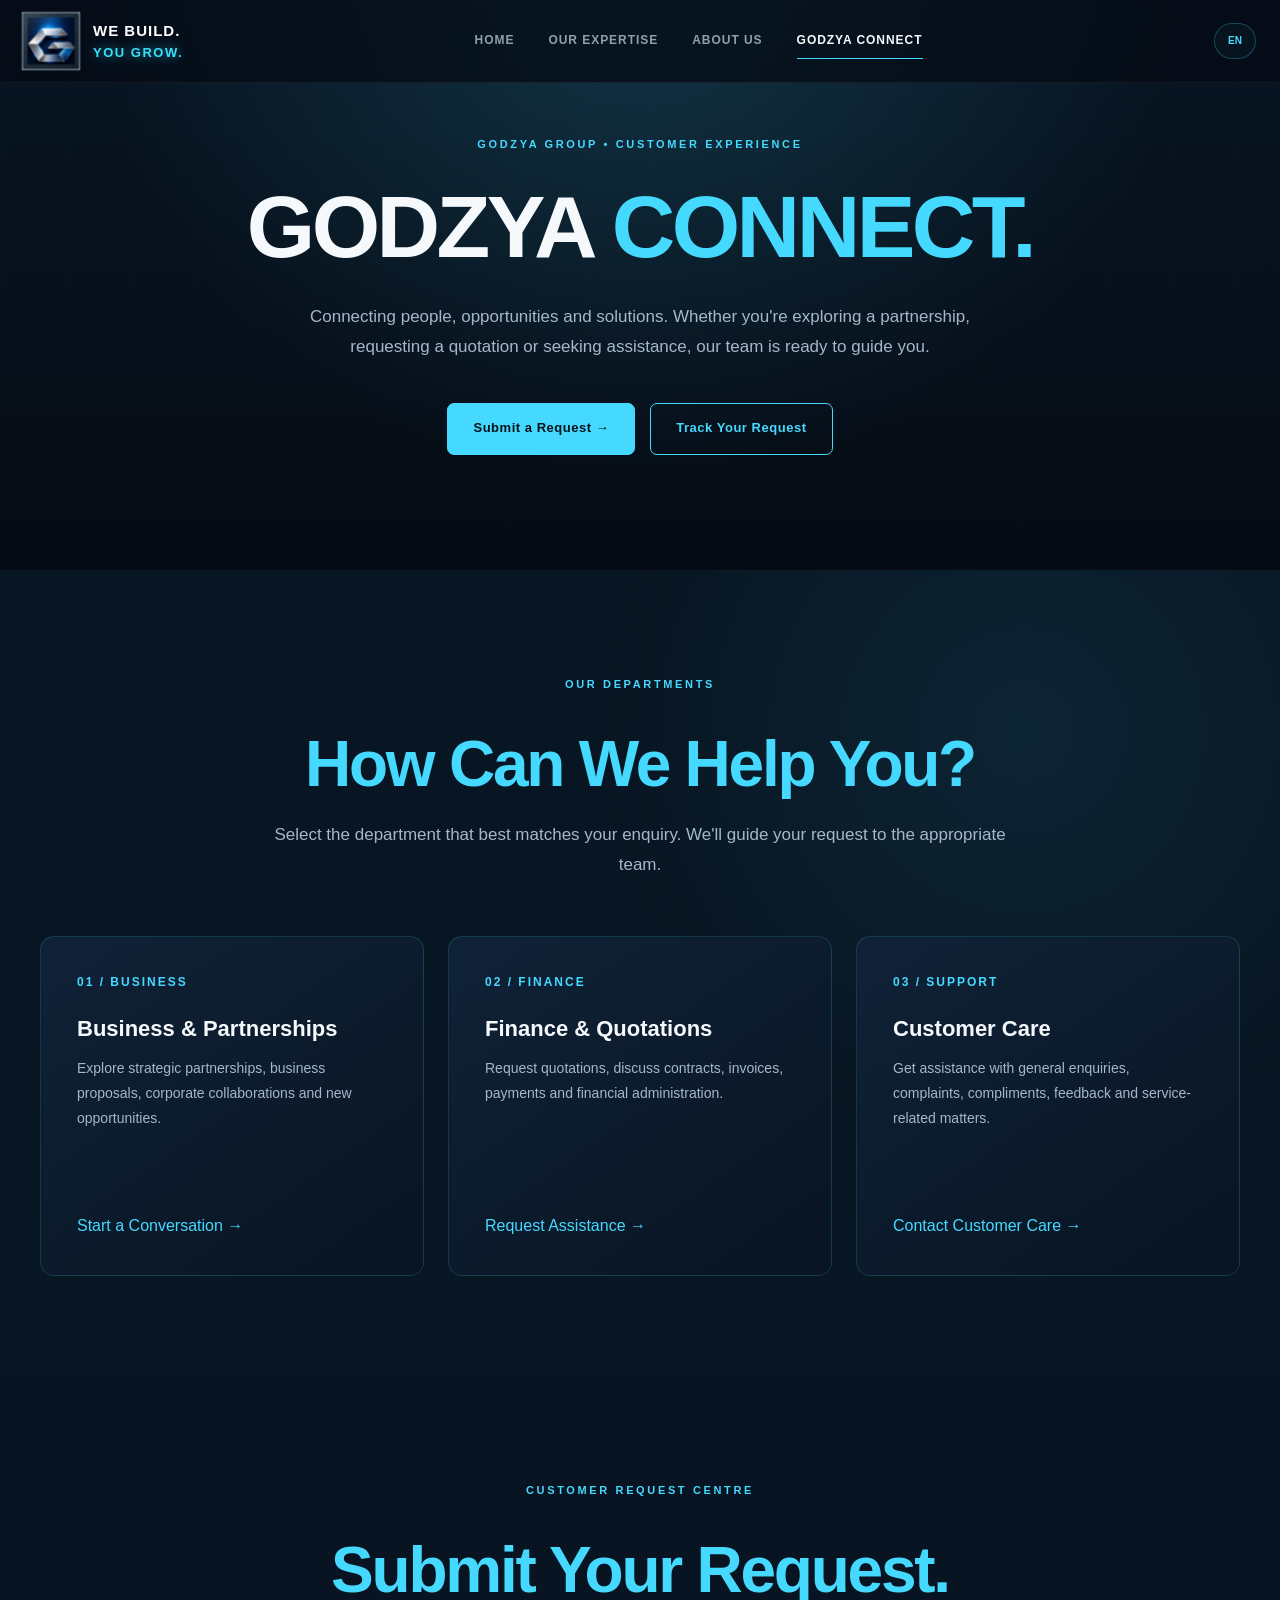
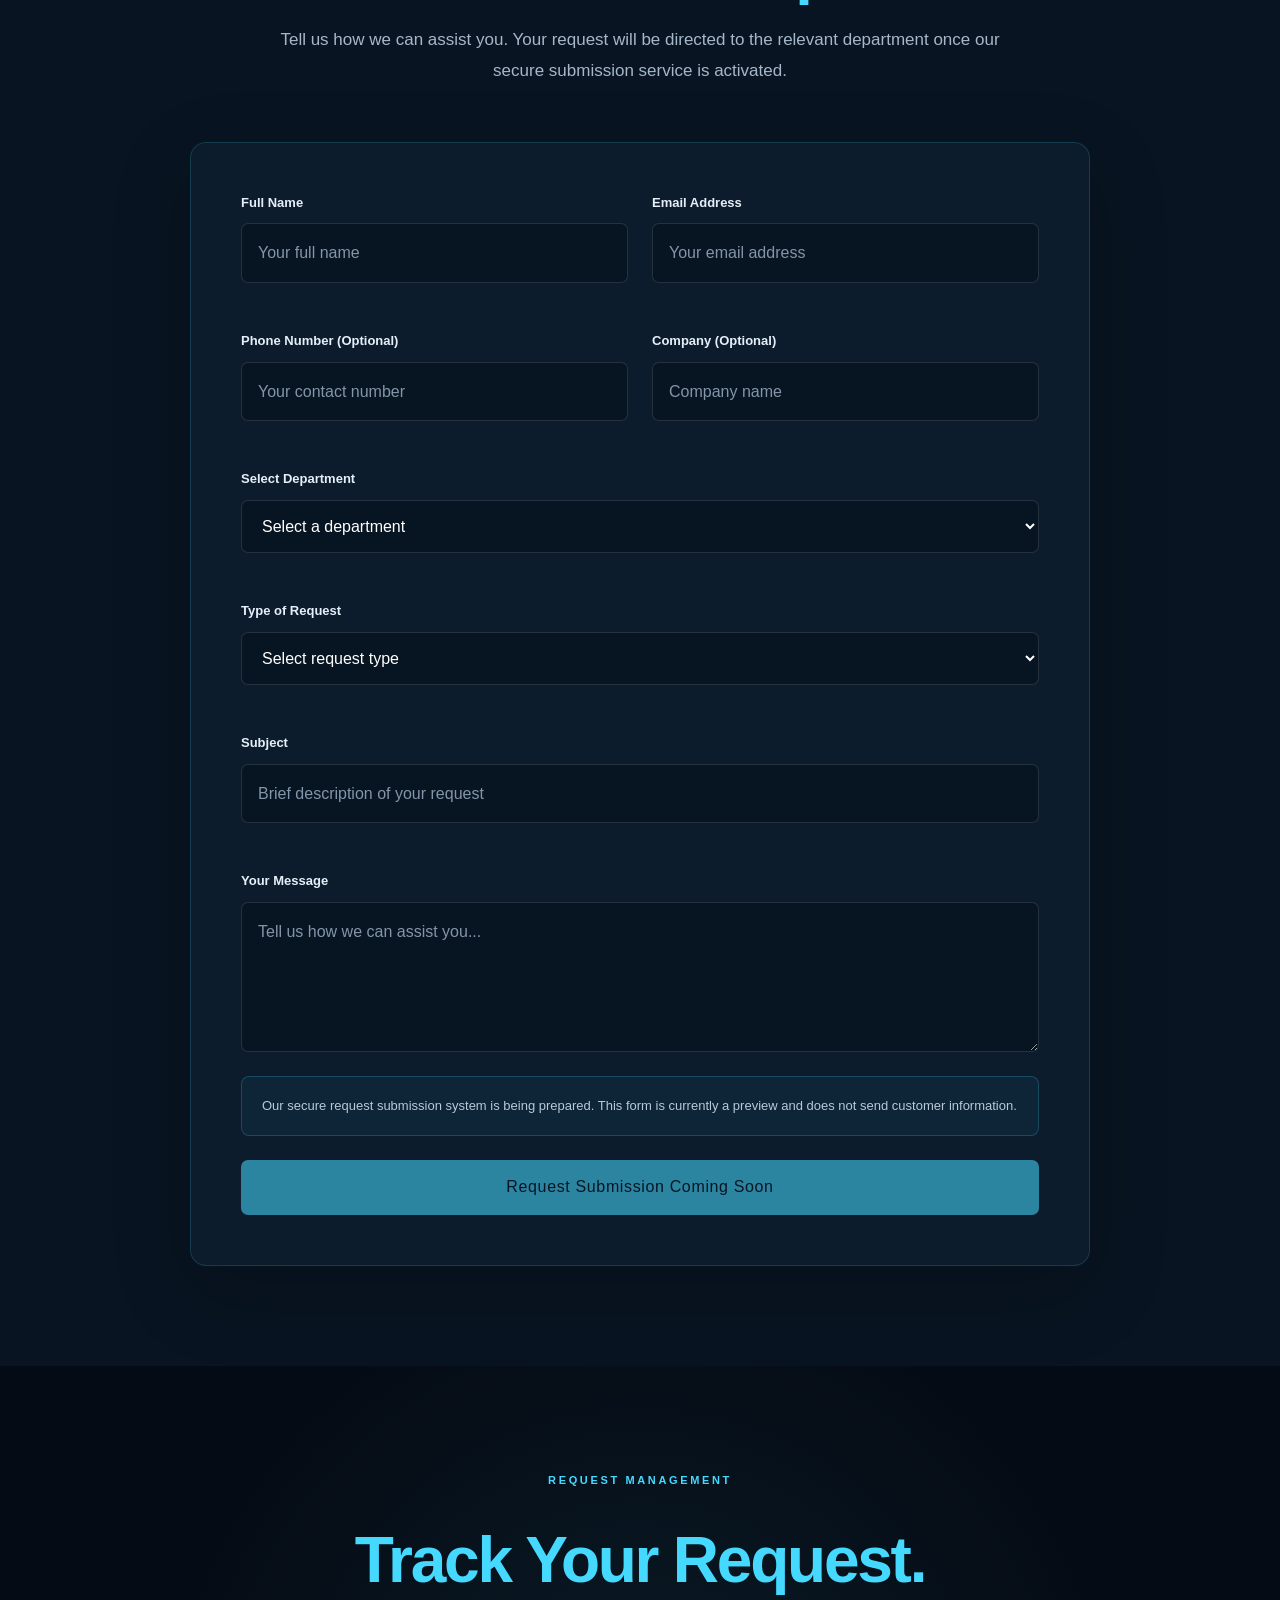
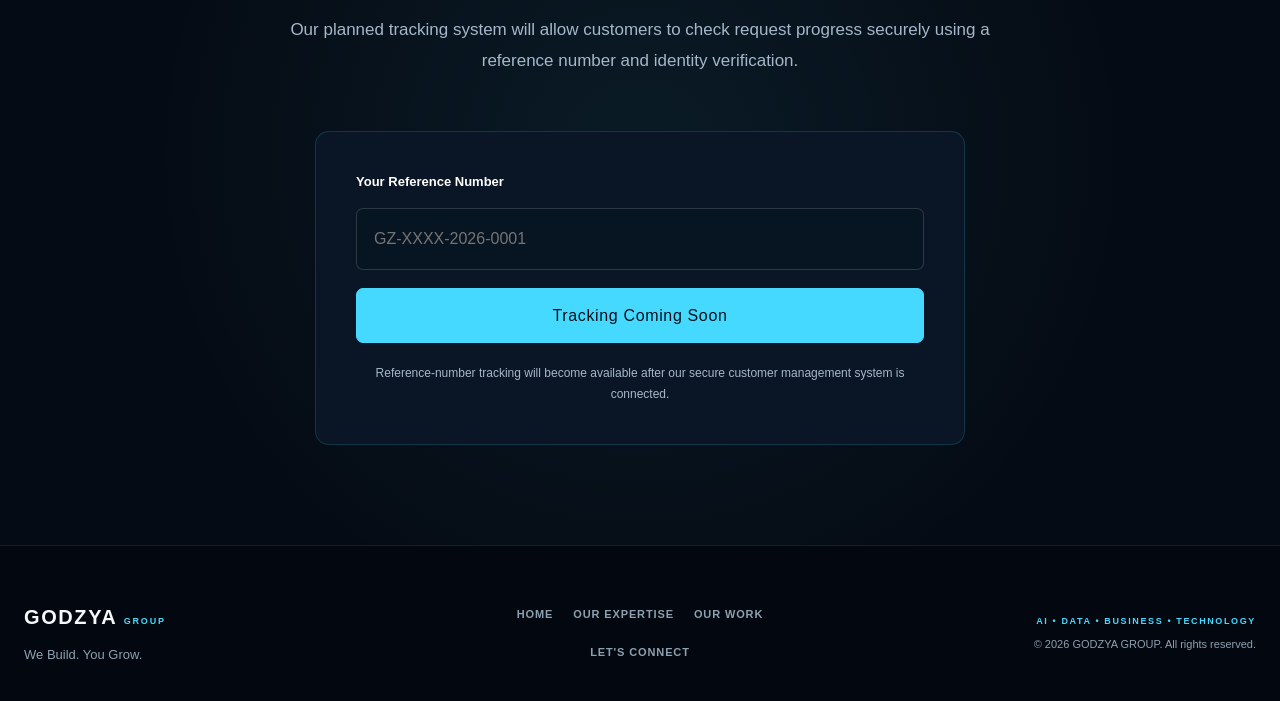
<file: connect.html>
<!DOCTYPE html>
<html lang="en">

<head>

  <meta charset="UTF-8">

  <meta
    name="viewport"
    content="width=device-width, initial-scale=1.0"
  >

  <meta name="theme-color" content="#050b14">
<link rel="icon" type="image/png" href="/godzya-icon.png">
  <meta
    name="description"
    content="GODZYA CONNECT — Business enquiries, partnerships, quotations, customer care and professional support."
  >

  <title>GODZYA CONNECT | GODZYA GROUP</title>

  <link rel="stylesheet" href="style.css">

  <style>

    /* ==========================================
       GODZYA CONNECT
       PREMIUM CORPORATE DESIGN
    ========================================== */

    :root {
      --connect-bg: #050b14;
      --connect-surface: #0a1625;
      --connect-surface-light: #102237;
      --connect-cyan: #46d9ff;
      --connect-white: #ffffff;
      --connect-muted: #a6b7c9;
      --connect-border: rgba(70, 217, 255, .16);
    }

    * {
      box-sizing: border-box;
    }

    html {
      scroll-behavior: smooth;
    }

body.connect-page {
  margin: 0;
  background: var(--connect-bg);
  color: var(--connect-white);

  /* Same typography as GODZYA homepage */
  font-family: Arial, Helvetica, sans-serif;
  line-height: 1.6;
}

    .connect-page a {
      text-decoration: none;
    }

    .connect-page button,
    .connect-page input,
    .connect-page select,
    .connect-page textarea {
      font: inherit;
    }

    .connect-page button {
      cursor: pointer;
    }

    .connect-container {
      width: min(1200px, calc(100% - 48px));
      margin: 0 auto;
    }

    /* ==========================================
       NAVIGATION
    ========================================== */

    .connect-header {
      position: sticky;
      top: 0;
      z-index: 1000;
      background: rgba(5, 11, 20, .96);
      border-bottom: 1px solid var(--connect-border);
      backdrop-filter: blur(20px);
    }

    .connect-nav {
      width: min(1240px, calc(100% - 48px));
      min-height: 86px;
      margin: auto;
      display: flex;
      justify-content: space-between;
      align-items: center;
      gap: 24px;
    }

    .connect-brand {
      color: #fff;
      font-size: 19px;
      font-weight: 800;
      letter-spacing: 2px;
      white-space: nowrap;
    }

    .connect-brand span {
      color: var(--connect-cyan);
    }

    .connect-nav-links {
      display: flex;
      align-items: center;
      gap: 30px;
    }

    .connect-nav-links a {
      color: #dce7f1;
      font-size: 13px;
      font-weight: 600;
      transition: color .3s;
    }

    .connect-nav-links a:hover,
    .connect-nav-links a.active {
      color: var(--connect-cyan);
    }

    .connect-nav-actions {
      display: flex;
      align-items: center;
      gap: 12px;
    }

    .connect-language {
      padding: 9px 12px;
      border: 1px solid var(--connect-border);
      border-radius: 7px;
      color: #fff;
      background: #0a1625;
    }

    .connect-language option {
      color: #fff;
      background: #0a1625;
    }

    .connect-menu-button {
      display: none;
      padding: 8px 12px;
      border: 1px solid var(--connect-border);
      border-radius: 7px;
      color: #fff;
      background: transparent;
      font-size: 22px;
    }

    /* ==========================================
       HERO
    ========================================== */

    .connect-hero {
      position: relative;
      overflow: hidden;
      padding: 130px 0 115px;
      text-align: center;
      background:
        radial-gradient(
          ellipse at 50% 0%,
          rgba(70, 217, 255, .16),
          transparent 60%
        ),
        linear-gradient(
          180deg,
          #081523 0%,
          #050b14 100%
        );
    }

    .connect-hero::before {
      content: "";
      position: absolute;
      inset: 0;
      pointer-events: none;
      opacity: .3;
      background-image:
        linear-gradient(
          rgba(70,217,255,.06) 1px,
          transparent 1px
        ),
        linear-gradient(
          90deg,
          rgba(70,217,255,.06) 1px,
          transparent 1px
        );
      background-size: 65px 65px;
      mask-image: linear-gradient(
        to bottom,
        black,
        transparent
      );
    }

    .connect-hero-content {
      position: relative;
      z-index: 2;
    }

    .connect-eyebrow {
      display: inline-block;
      margin-bottom: 25px;
      color: var(--connect-cyan);
      font-size: 11px;
      font-weight: 800;
      letter-spacing: 4px;
      text-transform: uppercase;
    }

    .connect-hero h1 {
      margin: 0 0 28px;
      font-size: clamp(48px, 7vw, 100px);
      line-height: 1.05;
      letter-spacing: -4px;
      font-weight: 800;
    }

    .connect-hero h1 span {
      color: var(--connect-cyan);
    }

    .connect-hero-description {
      max-width: 680px;
      margin: auto;
      color: var(--connect-muted);
      font-size: 17px;
      line-height: 1.9;
    }

    .connect-hero-actions {
      display: flex;
      justify-content: center;
      gap: 15px;
      flex-wrap: wrap;
      margin-top: 40px;
    }

    .connect-btn {
      display: inline-flex;
      align-items: center;
      justify-content: center;
      min-height: 52px;
      padding: 14px 25px;
      border: 1px solid var(--connect-cyan);
      border-radius: 7px;
      font-size: 13px;
      font-weight: 800;
      transition: .3s;
    }

    .connect-btn-primary {
      color: #05111b;
      background: var(--connect-cyan);
    }

    .connect-btn-primary:hover {
      background: #fff;
      border-color: #fff;
    }

    .connect-btn-outline {
      color: var(--connect-cyan);
      background: transparent;
    }

    .connect-btn-outline:hover {
      background: rgba(70,217,255,.1);
    }

    /* ==========================================
       SECTION HEADINGS
    ========================================== */

    .connect-section {
      padding: 100px 0;
    }

    .connect-section-header {
      max-width: 760px;
      margin: 0 auto 55px;
      text-align: center;
    }

    .connect-section-header h2 {
      margin: 12px 0 20px;
      font-size: clamp(32px, 4vw, 55px);
      line-height: 1.12;
      letter-spacing: -2px;
    }

    .connect-section-header h2 span {
      color: var(--connect-cyan);
    }

    .connect-section-header p {
      color: var(--connect-muted);
      line-height: 1.8;
    }

    /* ==========================================
       DEPARTMENT CARDS
    ========================================== */

    .connect-department-grid {
      display: grid;
      grid-template-columns: repeat(3, 1fr);
      gap: 24px;
    }

    .connect-department-card {
      display: flex;
      flex-direction: column;
      min-height: 340px;
      padding: 36px;
      border: 1px solid var(--connect-border);
      border-radius: 14px;
      background: linear-gradient(
        145deg,
        #102237,
        #081421
      );
      transition: .35s;
    }

    .connect-department-card:hover {
      transform: translateY(-8px);
      border-color: var(--connect-cyan);
      box-shadow: 0 20px 60px rgba(0,0,0,.25);
    }

    .connect-card-number {
      color: var(--connect-cyan);
      font-size: 12px;
      font-weight: 800;
      letter-spacing: 2px;
    }

    .connect-department-card h3 {
      margin: 25px 0 15px;
      font-size: 25px;
      line-height: 1.3;
    }

    .connect-department-card p {
      color: var(--connect-muted);
      line-height: 1.8;
      font-size: 14px;
    }

    .connect-card-action {
      margin-top: auto;
      padding-top: 25px;
      align-self: flex-start;
      border: 0;
      background: transparent;
      color: var(--connect-cyan);
      font-size: 13px;
      font-weight: 800;
    }

    .connect-card-action:hover {
      text-decoration: underline;
    }

    /* ==========================================
       CUSTOMER REQUEST FORM
    ========================================== */

    .connect-form-section {
      background: #081421;
    }

    .connect-form-wrapper {
      max-width: 900px;
      margin: auto;
      padding: 50px;
      border: 1px solid var(--connect-border);
      border-radius: 16px;
      background: #0c1c2d;
      box-shadow: 0 25px 80px rgba(0,0,0,.18);
    }

    .connect-form-grid {
      display: grid;
      grid-template-columns: 1fr 1fr;
      gap: 24px;
    }

    .connect-field {
      display: flex;
      flex-direction: column;
      gap: 10px;
      margin-bottom: 24px;
    }

    .connect-field.full {
      grid-column: 1 / -1;
    }

    .connect-field label {
      color: #e6eff8;
      font-size: 13px;
      font-weight: 700;
    }

    .connect-field input,
    .connect-field select,
    .connect-field textarea {
      width: 100%;
      padding: 16px;
      border: 1px solid rgba(255,255,255,.12);
      border-radius: 7px;
      outline: none;
      color: #fff;
      background: #071421;
    }

    .connect-field input:focus,
    .connect-field select:focus,
    .connect-field textarea:focus {
      border-color: var(--connect-cyan);
    }

    .connect-field input::placeholder,
    .connect-field textarea::placeholder {
      color: #8396a9;
    }

    .connect-field select option {
      background: #071421;
      color: #fff;
    }

    .connect-field textarea {
      min-height: 150px;
      resize: vertical;
    }

    .connect-form-notice {
      margin-bottom: 24px;
      padding: 17px 20px;
      border: 1px solid rgba(70,217,255,.2);
      border-radius: 8px;
      background: rgba(70,217,255,.05);
      color: #b8c9d8;
      font-size: 13px;
      line-height: 1.8;
    }

    .connect-submit {
      width: 100%;
      min-height: 55px;
      border: none;
      border-radius: 7px;
      color: #05111b;
      background: var(--connect-cyan);
      font-weight: 800;
    }

    .connect-submit:disabled {
      cursor: not-allowed;
      opacity: .55;
    }

    /* ==========================================
       TRACKING
    ========================================== */

    .connect-tracking {
      text-align: center;
      background:
        radial-gradient(
          circle at center,
          rgba(70,217,255,.08),
          transparent 65%
        );
    }

    .connect-tracking-box {
      max-width: 650px;
      margin: 40px auto 0;
      padding: 40px;
      border: 1px solid var(--connect-border);
      border-radius: 14px;
      background: var(--connect-surface);
    }

    .connect-tracking-box label {
      display: block;
      margin-bottom: 15px;
      font-size: 13px;
      font-weight: 700;
      text-align: left;
    }

    .connect-tracking-box input {
      width: 100%;
      padding: 17px;
      border: 1px solid rgba(255,255,255,.15);
      border-radius: 7px;
      color: #fff;
      background: #071421;
      margin-bottom: 18px;
    }

    .connect-tracking-box button {
      width: 100%;
    }

    .connect-status-note {
      margin-top: 20px;
      color: var(--connect-muted);
      font-size: 12px;
      line-height: 1.7;
    }

    /* ==========================================
       FOOTER
    ========================================== */

    .connect-footer {
      padding: 60px 0 30px;
      border-top: 1px solid var(--connect-border);
      background: #030810;
    }

    .connect-footer-grid {
      display: flex;
      justify-content: space-between;
      gap: 40px;
      flex-wrap: wrap;
      margin-bottom: 45px;
    }

    .connect-footer-brand {
      font-size: 24px;
      font-weight: 800;
      letter-spacing: 2px;
    }

    .connect-footer-brand span {
      color: var(--connect-cyan);
    }

    .connect-footer p {
      color: var(--connect-muted);
      font-size: 13px;
      line-height: 1.8;
    }

    .connect-footer-links {
      display: flex;
      gap: 25px;
      flex-wrap: wrap;
      align-items: flex-start;
    }

    .connect-footer-links a {
      color: #dce7f1;
      font-size: 13px;
    }

    .connect-footer-links a:hover {
      color: var(--connect-cyan);
    }

    .connect-copyright {
      padding-top: 25px;
      border-top: 1px solid var(--connect-border);
      text-align: center;
      color: #8a9bad;
      font-size: 12px;
    }

    /* ==========================================
       RESPONSIVE
    ========================================== */

    @media (max-width: 900px) {

      .connect-nav {
        flex-wrap: wrap;
        min-height: 76px;
      }

      .connect-menu-button {
        display: block;
      }

      .connect-nav-links {
        display: none;
        order: 3;
        width: 100%;
        flex-direction: column;
        align-items: stretch;
        gap: 0;
        padding: 15px 0 25px;
      }

      .connect-nav-links.open {
        display: flex;
      }

      .connect-nav-links a {
        padding: 14px 0;
      }

      .connect-department-grid {
        grid-template-columns: 1fr;
      }

      .connect-department-card {
        min-height: auto;
      }

    }

    @media (max-width: 600px) {

      .connect-hero {
        padding: 100px 0 85px;
      }

      .connect-hero h1 {
        letter-spacing: -2px;
      }

      .connect-section {
        padding: 70px 0;
      }

      .connect-form-wrapper {
        padding: 25px 20px;
      }

      .connect-form-grid {
        grid-template-columns: 1fr;
        gap: 0;
      }

      .connect-tracking-box {
        padding: 25px 20px;
      }

      .connect-footer-grid {
        flex-direction: column;
      }

    }

    
/* ==========================================
   GODZYA CONNECT
   HOMEPAGE TYPOGRAPHY ALIGNMENT
========================================== */

/* 1. GLOBAL FONT */
body.connect-page {
  font-family: Arial, Helvetica, sans-serif;
  line-height: 1.6;
}

/* 2. MAIN HERO HEADING */
.connect-hero h1 {
  font-size: clamp(46px, 7vw, 88px);
  line-height: 1.08;
  letter-spacing: -0.04em;
  font-weight: 800;
}

/* 3. SECTION HEADINGS */
.connect-section-header h2 {
  font-size: clamp(38px, 5vw, 68px);
  line-height: 1.08;
  letter-spacing: -0.035em;
  font-weight: 700;
}

/* 4. SMALLER HEADINGS */
.connect-department-card h3 {
  font-size: 22px;
  line-height: 1.08;
  font-weight: 700;
}

/* 5. SECTION LABELS */
.connect-eyebrow {
  font-size: 11px;
  font-weight: 700;
  letter-spacing: 0.24em;
  text-transform: uppercase;
}

/* 6. INTRODUCTION PARAGRAPHS */
.connect-hero-description,
.connect-section-header > p {
  font-size: 17px;
  line-height: 1.8;
}

/* 7. CARD PARAGRAPHS */
.connect-department-card p {
  font-size: 14px;
  line-height: 1.8;
}

/* 8. NAVIGATION WRITING STYLE */
.connect-nav-links a {
  font-size: 12px;
  font-weight: 600;
  letter-spacing: 0.08em;
  text-transform: uppercase;
}

/* 9. BUTTON TYPOGRAPHY */
.connect-btn,
.connect-submit {
  font-size: 13px;
  font-weight: 700;
  letter-spacing: 0.04em;
}

/* 10. RESPONSIVE HEADINGS */
@media (max-width: 700px) {
  .connect-hero h1 {
    font-size: clamp(42px, 12vw, 60px);
  }

  .connect-section-header h2 {
    font-size: clamp(34px, 10vw, 48px);
  }
}
    
/* ==========================================
   GODZYA CONNECT
   HOMEPAGE-STYLE MOBILE NAVIGATION
========================================== */

@media (max-width: 900px) {

  /* Keep the header at a consistent height */
  .connect-header {
    position: relative;
    z-index: 1000;
  }

  .connect-nav {
    min-height: 82px;
    position: relative;
  }

  /* Floating navigation panel */
  .connect-nav-links {
    display: none;
    position: absolute;
    top: calc(100% + 1px);
    left: 50%;
    transform: translateX(-50%);

    width: min(520px, calc(100vw - 48px));

    padding: 22px 30px;

    background: rgba(3, 10, 19, 0.97);
    border: 1px solid rgba(70, 217, 255, 0.16);
    border-radius: 24px;

    box-shadow: 0 20px 60px rgba(0, 0, 0, 0.35);
    backdrop-filter: blur(18px);

    flex-direction: column;
    align-items: stretch;
    gap: 0;

    z-index: 1100;
  }

  /* Opened menu */
  .connect-nav-links.open {
    display: flex;
  }

  /* Menu links */
  .connect-nav-links a {
    display: block;
    width: 100%;

    padding: 17px 4px;

    color: #b8c7d4;
    font-size: 12px;
    font-weight: 600;
    letter-spacing: 0.08em;
    text-transform: uppercase;
  }

  .connect-nav-links a:hover,
  .connect-nav-links a.active {
    color: #46d9ff;
  }

  /* Keep the language and hamburger controls aligned */
  
.connect-nav-actions {
  display: flex;
  align-items: center;
  gap: 6px;
  flex-shrink: 0;
}

  .connect-menu-button {
    display: flex;
    align-items: center;
    justify-content: center;
    width: 48px;
    height: 48px;
    flex-shrink: 0;
  }
}

    
/* CONNECT — HOMEPAGE LANGUAGE BUTTON */

.connect-page .language-selector {
  position: relative;
  flex-shrink: 0;
}

.connect-page .language-button {
  width: 42px;
  min-width: 42px;
  height: 36px;
  padding: 0;
  border: 1px solid var(--line-cyan);
  border-radius: 999px;
  background: rgba(70, 217, 255, 0.04);
  color: var(--cyan);
  font-size: 10px;
  font-weight: 700;
  cursor: pointer;
}

.connect-page .language-menu {
  right: 0;
  left: auto;
  width: 220px;
}
    
/* MATCH HOMEPAGE HAMBURGER BUTTON */

@media (max-width: 900px) {

  .connect-menu-button {
    display: block;
    width: 42px;
    height: 42px;
    padding: 0;
    border: 1px solid var(--line-cyan);
    border-radius: 10px;
    background: transparent;
    font-size: 0;
    cursor: pointer;
    flex-shrink: 0;
  }

  .connect-menu-button span {
    display: block;
    width: 20px;
    height: 1px;
    margin: 5px auto;
    background: var(--white);
  }

}
    

  </style>

</head>


<body class="connect-page">

  <!-- ==========================================
       HEADER
  ========================================== -->

  
<!-- ========================================
     GODZYA MASTER HEADER
======================================== -->

<header class="site-header">

  <nav class="site-nav" aria-label="Main navigation">

    <!-- ORIGINAL 3D ROTATING LOGO -->

    <a href="index.html" class="brand">

      <div class="logo-cube-scene">
        <div class="logo-cube">
          <div class="cube-face front"></div>
          <div class="cube-face back"></div>
          <div class="cube-face right"></div>
          <div class="cube-face left"></div>
          <div class="cube-face top"></div>
          <div class="cube-face bottom"></div>
        </div>
      </div>

      <div class="brand-text">
        <span class="brand-name">WE BUILD.</span>
        <span class="brand-group">YOU GROW.</span>
      </div>

    </a>

    <!-- FOUR DIRECT NAVIGATION LINKS -->

    <div class="nav-links" id="connectNavLinks">

      <a href="index.html"
         data-en="Home"
         data-fr="Accueil">
        Home
      </a>

      <a href="expertise.html"
         data-en="Our Expertise"
         data-fr="Nos expertises">
        Our Expertise
      </a>

      <a href="about.html"
         data-en="About Us"
         data-fr="À propos">
        About Us
      </a>

      <a href="connect.html" class="active">
        GODZYA CONNECT
      </a>

    </div>

    <!-- LANGUAGE SELECTOR -->

    <div class="language-selector">

      <button
        class="language-button"
        id="connectLanguageButton"
        type="button"
        aria-label="Change language"
        aria-expanded="false"
        aria-controls="connectLanguageMenu">
        EN
      </button>

      <div
        class="language-menu"
        id="connectLanguageMenu"
        hidden>

        <button type="button" data-lang="en">
          🇬🇧 English
        </button>

        <button type="button" data-lang="fr">
          🇫🇷 Français
        </button>

        <button type="button" data-lang="es" disabled>
          🇪🇸 Español — Soon
        </button>

        <button type="button" data-lang="pt" disabled>
          🇵🇹 Português — Soon
        </button>

        <button type="button" data-lang="de" disabled>
          🇩🇪 Deutsch — Soon
        </button>

      </div>

    </div>

    <!-- HOMEPAGE-STYLE HAMBURGER -->

    <button
      class="menu-toggle"
      id="connectMenuButton"
      type="button"
      aria-label="Toggle navigation"
      aria-expanded="false"
      aria-controls="connectNavLinks">

      <span></span>
      <span></span>
      <span></span>

    </button>

  </nav>

</header>

  
  <main>

    <!-- ==========================================
         HERO
    ========================================== -->

    <section class="connect-hero">

      <div class="connect-container connect-hero-content">

        <span
          class="connect-eyebrow"
          data-en="GODZYA GROUP • CUSTOMER EXPERIENCE"
          data-fr="GODZYA GROUP • RELATION CLIENT"
        >
          GODZYA GROUP • CUSTOMER EXPERIENCE
        </span>

        <h1>
          GODZYA <span>CONNECT.</span>
        </h1>

        <p
          class="connect-hero-description"
          data-en="Connecting people, opportunities and solutions. Whether you're exploring a partnership, requesting a quotation or seeking assistance, our team is ready to guide you."
          data-fr="Nous connectons les personnes, les opportunités et les solutions. Que vous souhaitiez proposer un partenariat, demander un devis ou obtenir de l'aide, notre équipe est à votre écoute."
        >
          Connecting people, opportunities and solutions.
          Whether you're exploring a partnership,
          requesting a quotation or seeking assistance,
          our team is ready to guide you.
        </p>

        <div class="connect-hero-actions">

          <a
            href="#request"
            class="connect-btn connect-btn-primary"
            data-en="Submit a Request →"
            data-fr="Envoyer une demande →"
          >
            Submit a Request →
          </a>

          <a
            href="#tracking"
            class="connect-btn connect-btn-outline"
            data-en="Track Your Request"
            data-fr="Suivre votre demande"
          >
            Track Your Request
          </a>

        </div>

      </div>

    </section>


    <!-- ==========================================
         DEPARTMENTS
    ========================================== -->

    <section
      class="connect-section"
      id="departments"
    >

      <div class="connect-container">

        <div class="connect-section-header">

          <span
            class="connect-eyebrow"
            data-en="OUR DEPARTMENTS"
            data-fr="NOS DÉPARTEMENTS"
          >
            OUR DEPARTMENTS
          </span>

          <h2>
            <span
              data-en="How Can We"
              data-fr="Comment pouvons-nous"
            >
              How Can We
            </span>
            <span
              data-en="Help You?"
              data-fr="vous aider ?"
            >
              Help You?
            </span>
          </h2>

          <p
            data-en="Select the department that best matches your enquiry. We'll guide your request to the appropriate team."
            data-fr="Sélectionnez le département correspondant à votre demande. Nous l'orienterons vers l'équipe compétente."
          >
            Select the department that best matches
            your enquiry. We'll guide your request
            to the appropriate team.
          </p>

        </div>


        <div class="connect-department-grid">

          <!-- BUSINESS -->

          <article class="connect-department-card">

            <span class="connect-card-number">
              01 / BUSINESS
            </span>

            <h3
              data-en="Business & Partnerships"
              data-fr="Affaires et partenariats"
            >
              Business & Partnerships
            </h3>

            <p
              data-en="Explore strategic partnerships, business proposals, corporate collaborations and new opportunities."
              data-fr="Explorez les partenariats stratégiques, les propositions commerciales, les collaborations et les nouvelles opportunités."
            >
              Explore strategic partnerships,
              business proposals, corporate
              collaborations and new opportunities.
            </p>

            <button
              type="button"
              class="connect-card-action"
              data-department="business"
              data-en="Start a Conversation →"
              data-fr="Démarrer une conversation →"
            >
              Start a Conversation →
            </button>

          </article>


          <!-- FINANCE -->

          <article class="connect-department-card">

            <span class="connect-card-number">
              02 / FINANCE
            </span>

            <h3
              data-en="Finance & Quotations"
              data-fr="Finances et devis"
            >
              Finance & Quotations
            </h3>

            <p
              data-en="Request quotations, discuss contracts, invoices, payments and financial administration."
              data-fr="Demandez des devis ou contactez-nous concernant les contrats, factures, paiements et questions financières."
            >
              Request quotations, discuss contracts,
              invoices, payments and financial
              administration.
            </p>

            <button
              type="button"
              class="connect-card-action"
              data-department="finance"
              data-en="Request Assistance →"
              data-fr="Demander de l'aide →"
            >
              Request Assistance →
            </button>

          </article>


          <!-- CUSTOMER CARE -->

          <article class="connect-department-card">

            <span class="connect-card-number">
              03 / SUPPORT
            </span>

            <h3
              data-en="Customer Care"
              data-fr="Service client"
            >
              Customer Care
            </h3>

            <p
              data-en="Get assistance with general enquiries, complaints, compliments, feedback and service-related matters."
              data-fr="Obtenez de l'aide pour vos questions générales, réclamations, compliments, commentaires et demandes de service."
            >
              Get assistance with general enquiries,
              complaints, compliments, feedback
              and service-related matters.
            </p>

            <button
              type="button"
              class="connect-card-action"
              data-department="support"
              data-en="Contact Customer Care →"
              data-fr="Contacter le service client →"
            >
              Contact Customer Care →
            </button>

          </article>

        </div>

      </div>

    </section>


    <!-- ==========================================
         CUSTOMER REQUEST FORM
    ========================================== -->

    <section
      class="connect-section connect-form-section"
      id="request"
    >

      <div class="connect-container">

        <div class="connect-section-header">

          <span
            class="connect-eyebrow"
            data-en="CUSTOMER REQUEST CENTRE"
            data-fr="CENTRE DE DEMANDES"
          >
            CUSTOMER REQUEST CENTRE
          </span>

          <h2>
            <span
              data-en="Submit Your"
              data-fr="Envoyez votre"
            >
              Submit Your
            </span>
            <span
              data-en="Request."
              data-fr="demande."
            >
              Request.
            </span>
          </h2>

          <p
            data-en="Tell us how we can assist you. Your request will be directed to the relevant department once our secure submission service is activated."
            data-fr="Expliquez-nous votre demande. Elle sera transmise au département concerné après l'activation de notre service sécurisé."
          >
            Tell us how we can assist you.
            Your request will be directed to the
            relevant department once our secure
            submission service is activated.
          </p>

        </div>


        <div class="connect-form-wrapper">

          <form
            id="godzyaRequestForm"
            autocomplete="on"
          >

            <div class="connect-form-grid">

              <div class="connect-field">

                <label
                  for="customerName"
                  data-en="Full Name"
                  data-fr="Nom complet"
                >
                  Full Name
                </label>

                <input
                  type="text"
                  id="customerName"
                  name="customer_name"
                  placeholder="Your full name"
                  autocomplete="name"
                  required
                >

              </div>


              <div class="connect-field">

                <label
                  for="customerEmail"
                  data-en="Email Address"
                  data-fr="Adresse e-mail"
                >
                  Email Address
                </label>

                <input
                  type="email"
                  id="customerEmail"
                  name="customer_email"
                  placeholder="Your email address"
                  autocomplete="email"
                  required
                >

              </div>


              <div class="connect-field">

                <label
                  for="customerPhone"
                  data-en="Phone Number (Optional)"
                  data-fr="Téléphone (facultatif)"
                >
                  Phone Number (Optional)
                </label>

                <input
                  type="tel"
                  id="customerPhone"
                  name="customer_phone"
                  placeholder="Your contact number"
                  autocomplete="tel"
                >

              </div>


              <div class="connect-field">

                <label
                  for="customerCompany"
                  data-en="Company (Optional)"
                  data-fr="Entreprise (facultatif)"
                >
                  Company (Optional)
                </label>

                <input
                  type="text"
                  id="customerCompany"
                  name="company"
                  placeholder="Company name"
                  autocomplete="organization"
                >

              </div>


              <div class="connect-field full">

                <label
                  for="requestDepartment"
                  data-en="Select Department"
                  data-fr="Choisir un département"
                >
                  Select Department
                </label>

                <select
                  id="requestDepartment"
                  name="department"
                  required
                >

                  <option value="">
                    Select a department
                  </option>

                  <option value="business">
                    Business & Partnerships
                  </option>

                  <option value="finance">
                    Finance & Quotations
                  </option>

                  <option value="support">
                    Customer Care
                  </option>

                </select>

              </div>


              <div class="connect-field full">

                <label
                  for="requestType"
                  data-en="Type of Request"
                  data-fr="Type de demande"
                >
                  Type of Request
                </label>

                <select
                  id="requestType"
                  name="request_type"
                  required
                >

                  <option value="">
                    Select request type
                  </option>

                  <option value="general">
                    General Enquiry
                  </option>

                  <option value="partnership">
                    Business Partnership
                  </option>

                  <option value="proposal">
                    Business Proposal
                  </option>

                  <option value="quotation">
                    Quotation Request
                  </option>

                  <option value="contract">
                    Contract Enquiry
                  </option>

                  <option value="invoice">
                    Invoice or Payment
                  </option>

                  <option value="complaint">
                    Customer Complaint
                  </option>

                  <option value="compliment">
                    Compliment
                  </option>

                  <option value="feedback">
                    Customer Feedback
                  </option>

                  <option value="support">
                    Customer Support
                  </option>

                </select>

              </div>


              <div class="connect-field full">

                <label
                  for="requestSubject"
                  data-en="Subject"
                  data-fr="Objet"
                >
                  Subject
                </label>

                <input
                  type="text"
                  id="requestSubject"
                  name="subject"
                  placeholder="Brief description of your request"
                  maxlength="150"
                  required
                >

              </div>


              <div class="connect-field full">

                <label
                  for="requestMessage"
                  data-en="Your Message"
                  data-fr="Votre message"
                >
                  Your Message
                </label>

                <textarea
                  id="requestMessage"
                  name="message"
                  placeholder="Tell us how we can assist you..."
                  maxlength="5000"
                  required
                ></textarea>

              </div>

            </div>


            <div
              class="connect-form-notice"
              id="connectFormNotice"
              role="status"
            >
              Our secure request submission system
              is being prepared. This form is
              currently a preview and does not
              send customer information.
            </div>


            <button
              type="submit"
              class="connect-submit"
              id="connectSubmitButton"
              disabled
              data-en="Request Submission Coming Soon"
              data-fr="Envoi des demandes bientôt disponible"
            >
              Request Submission Coming Soon
            </button>

          </form>

        </div>

      </div>

    </section>


    <!-- ==========================================
         REFERENCE TRACKING
    ========================================== -->

    <section
      class="connect-section connect-tracking"
      id="tracking"
    >

      <div class="connect-container">

        <div class="connect-section-header">

          <span
            class="connect-eyebrow"
            data-en="REQUEST MANAGEMENT"
            data-fr="SUIVI DES DEMANDES"
          >
            REQUEST MANAGEMENT
          </span>

          <h2>
            <span
              data-en="Track Your"
              data-fr="Suivez votre"
            >
              Track Your
            </span>
            <span
              data-en="Request."
              data-fr="demande."
            >
              Request.
            </span>
          </h2>

          <p
            data-en="Our planned tracking system will allow customers to check request progress securely using a reference number and identity verification."
            data-fr="Notre futur système de suivi permettra aux clients de consulter l'avancement de leur demande en toute sécurité avec un numéro de référence et une vérification d'identité."
          >
            Our planned tracking system will allow
            customers to check request progress
            securely using a reference number
            and identity verification.
          </p>

        </div>


        <div class="connect-tracking-box">

          <label
            for="trackingReference"
            data-en="Your Reference Number"
            data-fr="Votre numéro de référence"
          >
            Your Reference Number
          </label>

          <input
            type="text"
            id="trackingReference"
            placeholder="GZ-XXXX-2026-0001"
            disabled
          >

          <button
            type="button"
            class="connect-btn connect-btn-primary"
            disabled
            data-en="Tracking Coming Soon"
            data-fr="Suivi bientôt disponible"
          >
            Tracking Coming Soon
          </button>

          <p
            class="connect-status-note"
            data-en="Reference-number tracking will become available after our secure customer management system is connected."
            data-fr="Le suivi par numéro de référence sera disponible après la connexion de notre système sécurisé de gestion des demandes."
          >
            Reference-number tracking will become
            available after our secure customer
            management system is connected.
          </p>

        </div>

      </div>

    </section>

  </main>



<!-- ========================================
     GODZYA ORIGINAL HOMEPAGE FOOTER
======================================== -->

<footer class="site-footer">

  <div class="footer-inner">

    <!-- BRAND -->

    <div class="footer-brand">

      <span class="brand-name">
        GODZYA
      </span>

      <span class="brand-group">
        GROUP
      </span>

      <p data-en="We Build. You Grow."
         data-fr="Nous construisons. Vous grandissez.">
        We Build. You Grow.
      </p>

    </div>

    <!-- NAVIGATION -->

    <div class="footer-links">

      <a href="index.html"
         data-en="Home"
         data-fr="Accueil">
        Home
      </a>

      <a href="expertise.html"
         data-en="Our Expertise"
         data-fr="Nos expertises">
        Our Expertise
      </a>

      <a href="expertise.html#our-work"
         data-en="Our Work"
         data-fr="Nos réalisations">
        Our Work
      </a>

      <a href="connect.html"
         data-en="Let's Connect"
         data-fr="Contactons-nous">
        Let's Connect
      </a>

    </div>

    <!-- COMPANY INFORMATION -->

    <div class="footer-meta">

      <p>
        AI • DATA • BUSINESS • TECHNOLOGY
      </p>

      <p>
        © 2026 GODZYA GROUP.
        All rights reserved.
      </p>

    </div>

  </div>

</footer>

  <!-- ==========================================
       PAGE JAVASCRIPT
  ========================================== -->

  <script>

    document.addEventListener("DOMContentLoaded", function () {

      /* ========================================
         COPYRIGHT YEAR
      ======================================== */

      const yearElement =
        document.getElementById("connectYear");

      if (yearElement) {
        yearElement.textContent =
          new Date().getFullYear();
      }


      /* ========================================
         MOBILE NAVIGATION
      ======================================== */

      const menuButton =
        document.getElementById("connectMenuButton");

      const navLinks =
        document.getElementById("connectNavLinks");

      if (menuButton && navLinks) {

        menuButton.addEventListener("click", function () {

          const isOpen =
            navLinks.classList.toggle("open");

          menuButton.setAttribute(
            "aria-expanded",
            String(isOpen)
          );

        });

        navLinks.querySelectorAll("a").forEach(function (link) {

          link.addEventListener("click", function () {

            navLinks.classList.remove("open");

            menuButton.setAttribute(
              "aria-expanded",
              "false"
            );

          });

        });

      }


      
/* ========================================
   GODZYA CONNECT — LANGUAGE SYSTEM
======================================== */

const languageButton =
  document.getElementById("connectLanguageButton");

const languageMenu =
  document.getElementById("connectLanguageMenu");

function applyConnectLanguage(language) {

  const activeLanguage =
    language === "fr" ? "fr" : "en";

  document.documentElement.lang = activeLanguage;

  document.querySelectorAll("[data-en][data-fr]")
    .forEach(function (element) {

      const translation =
        element.getAttribute("data-" + activeLanguage);

      if (translation !== null) {
        element.textContent = translation;
      }

    });

  if (languageButton) {
    languageButton.textContent =
      activeLanguage.toUpperCase();
  }
}

let savedLanguage = "en";

try {
  const storedLanguage =
    localStorage.getItem("godzyaLanguage");

  if (storedLanguage === "fr") {
    savedLanguage = "fr";
  }
} catch (error) {
  // Continue with English.
}

applyConnectLanguage(savedLanguage);

if (languageButton && languageMenu) {

  languageButton.addEventListener("click", function () {

    const opening = languageMenu.hidden;

    languageMenu.hidden = !opening;

    languageButton.setAttribute(
      "aria-expanded",
      String(opening)
    );

  });

  languageMenu.querySelectorAll(
    "button[data-lang]:not([disabled])"
  ).forEach(function (option) {

    option.addEventListener("click", function () {

      const language = option.dataset.lang;

      applyConnectLanguage(language);

      try {
        localStorage.setItem(
          "godzyaLanguage",
          language
        );
      } catch (error) {
        // Continue without storage.
      }

      languageMenu.hidden = true;

      languageButton.setAttribute(
        "aria-expanded",
        "false"
      );

    });

  });

  document.addEventListener("click", function (event) {

    if (!event.target.closest(".language-selector")) {

      languageMenu.hidden = true;

      languageButton.setAttribute(
        "aria-expanded",
        "false"
      );

    }

  });

}


      /* ========================================
         DEPARTMENT SELECTION
      ======================================== */

      const departmentSelect =
        document.getElementById("requestDepartment");

      const requestTypeSelect =
        document.getElementById("requestType");

      const departmentButtons =
        document.querySelectorAll(
          "[data-department]"
        );

      const departmentDefaultTypes = {

        business: "partnership",

        finance: "quotation",

        support: "support"

      };

      departmentButtons.forEach(function (button) {

        button.addEventListener("click", function () {

          const department =
            button.getAttribute("data-department");

          if (departmentSelect) {

            departmentSelect.value = department;

          }

          if (requestTypeSelect) {

            requestTypeSelect.value =
              departmentDefaultTypes[department] || "";

          }

          const requestSection =
            document.getElementById("request");

          if (requestSection) {

            requestSection.scrollIntoView({
              behavior: "smooth",
              block: "start"
            });

          }

        });

      });


      /* ========================================
         REQUEST FORM — PREVIEW MODE
      ======================================== */

      const requestForm =
        document.getElementById("godzyaRequestForm");

      if (requestForm) {

        requestForm.addEventListener(
          "submit",
          function (event) {

            event.preventDefault();

            // No customer data is sent or stored.
            // A secure backend must be configured
            // before enabling submission.

          }
        );

      }

    });

  </script>

</body>

</html>
</file>
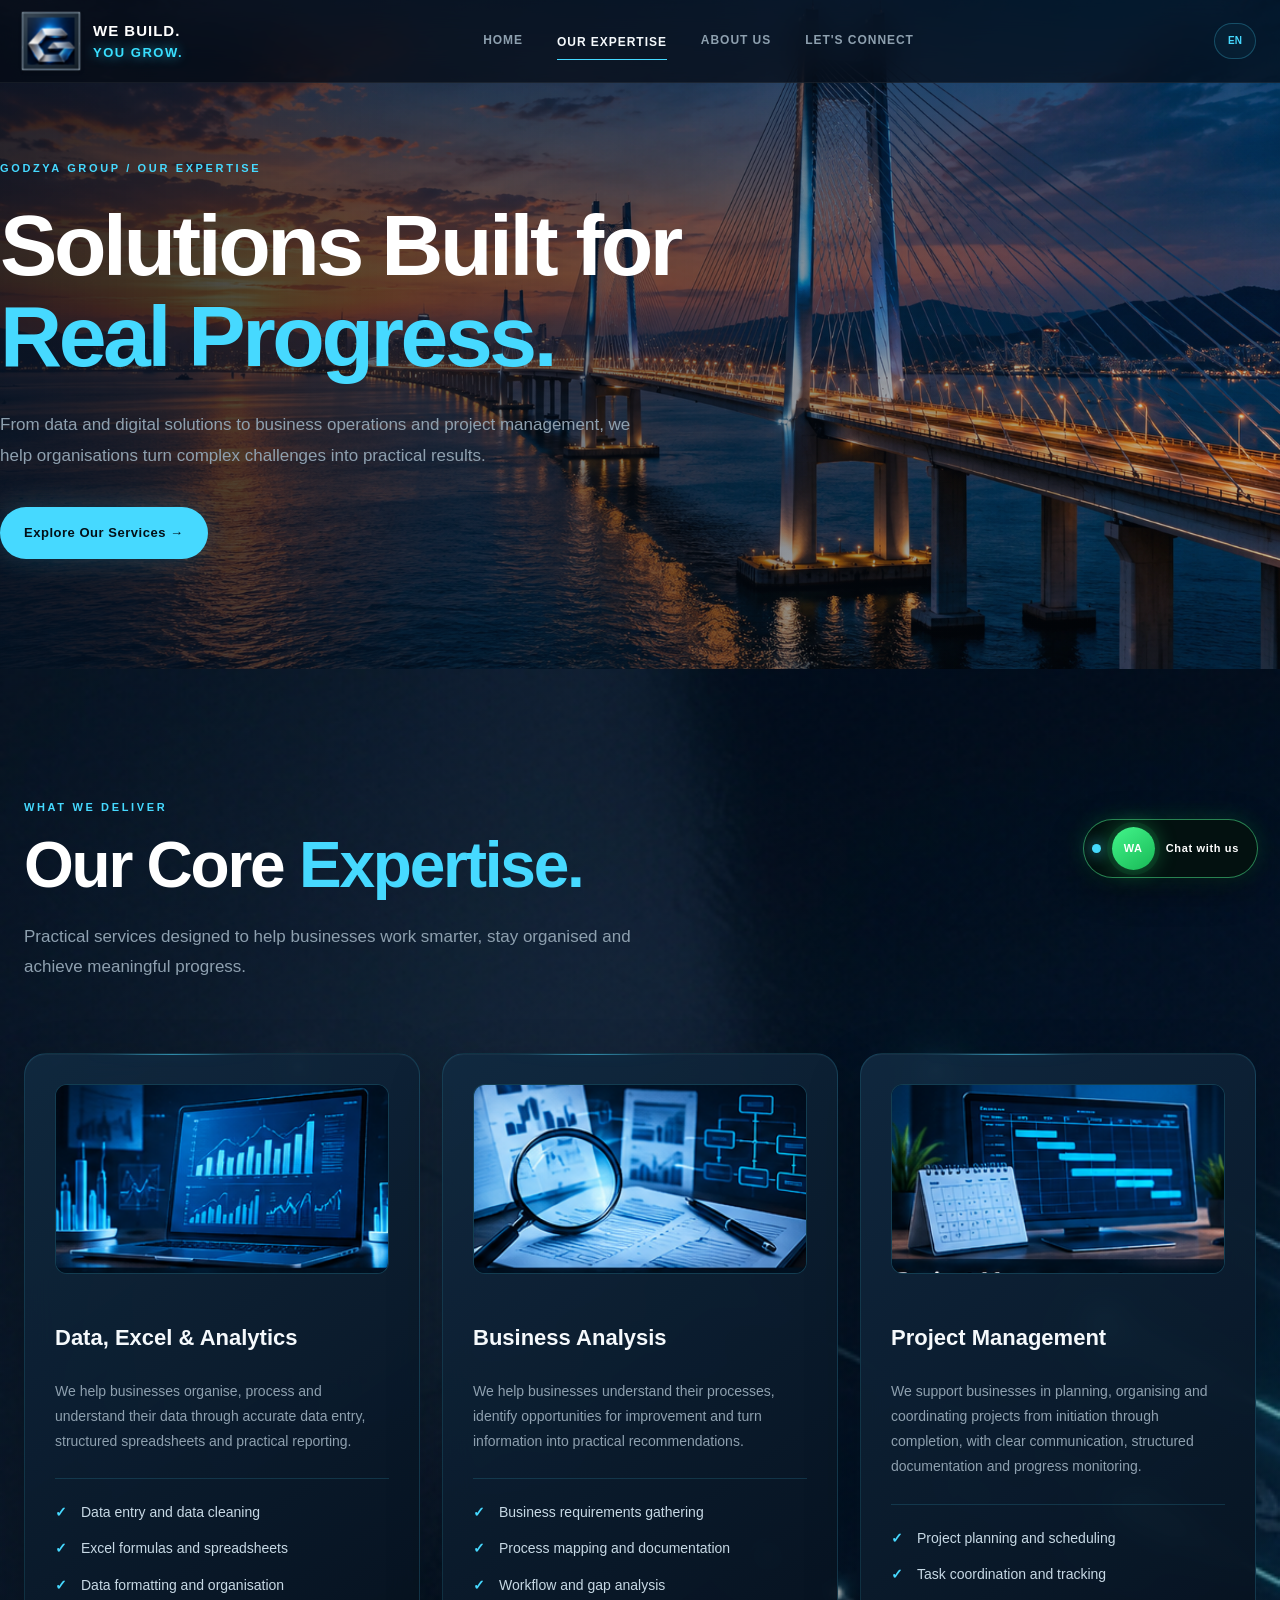
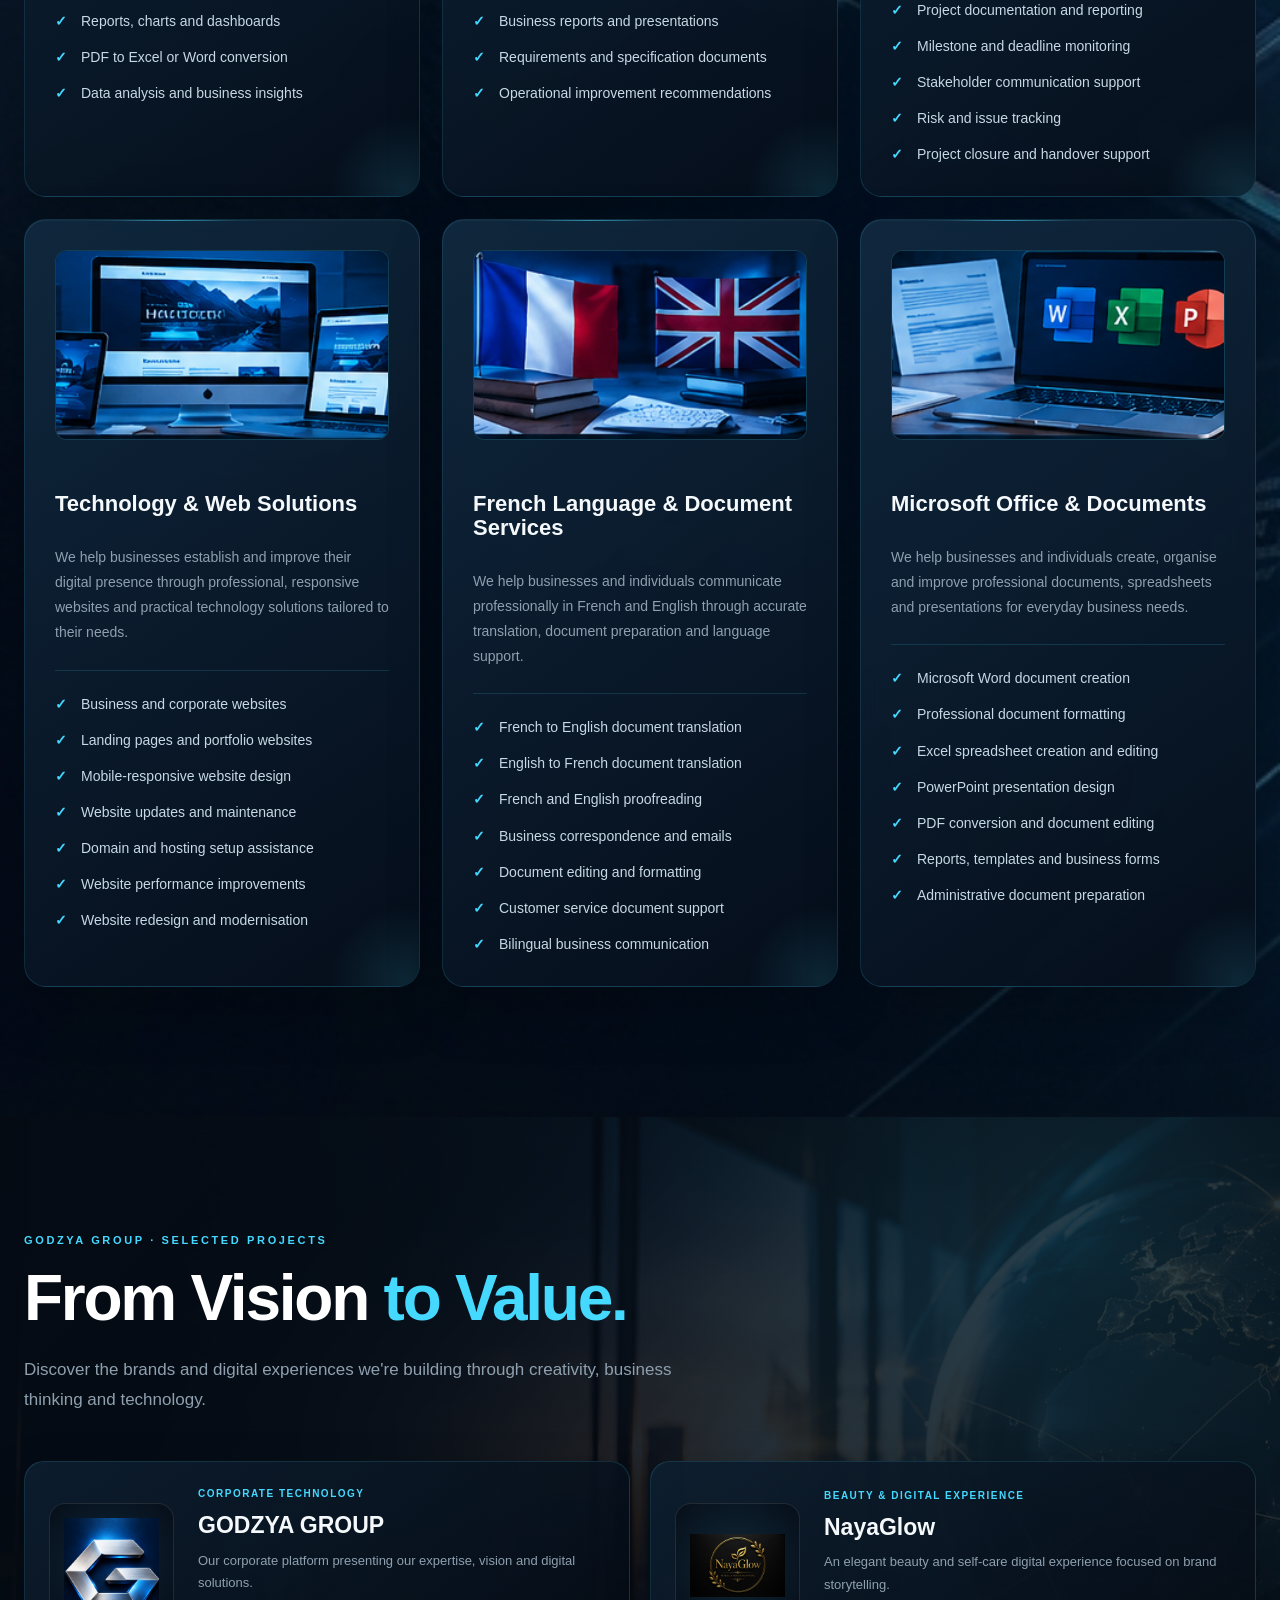
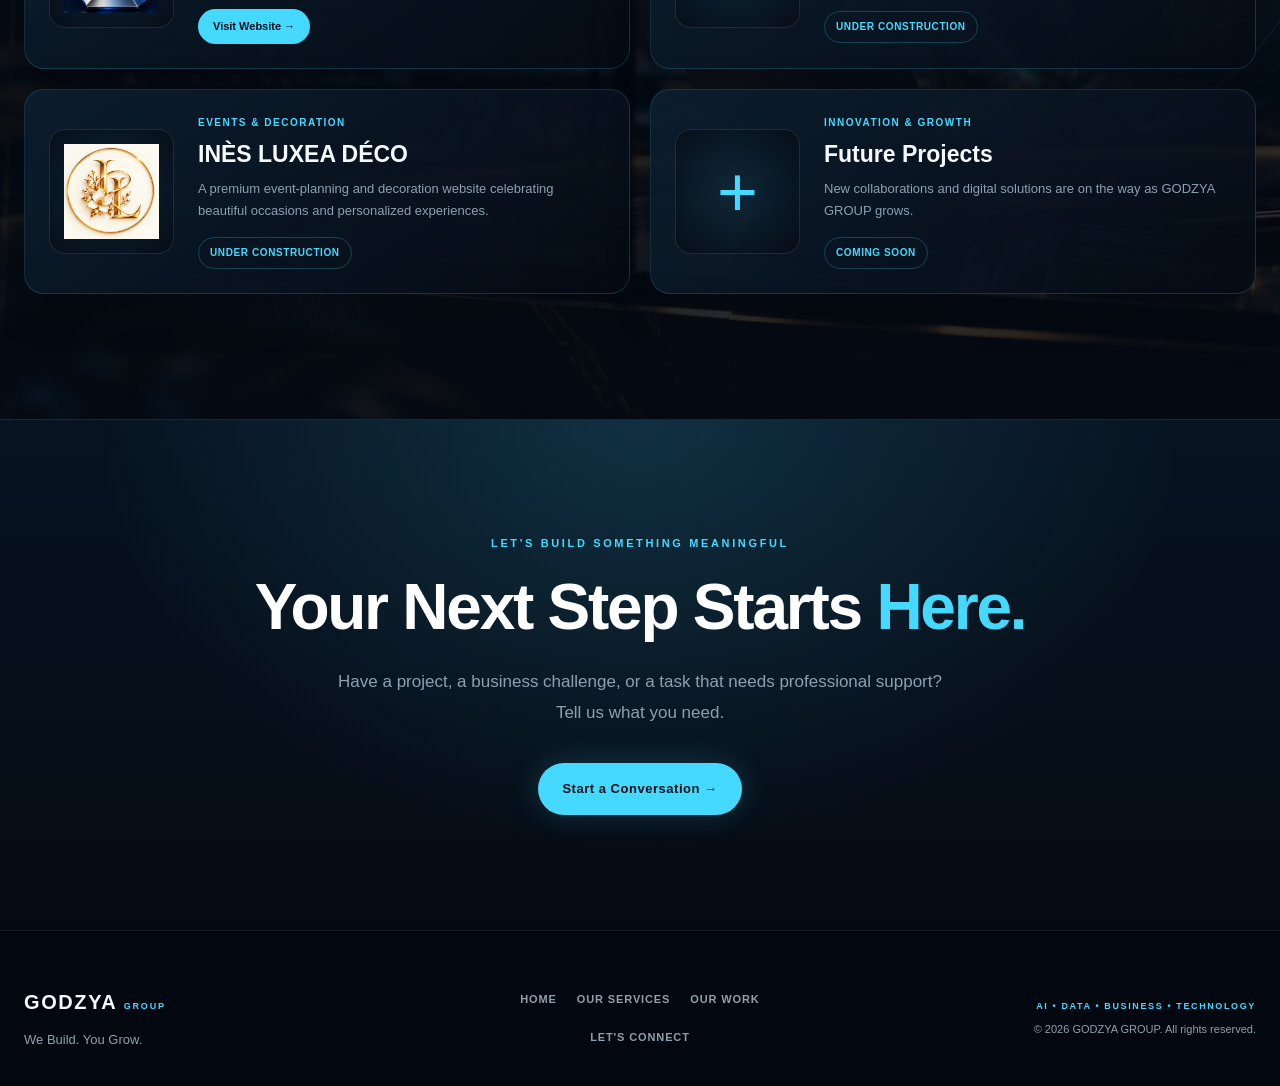
<file: expertise.html>
<!DOCTYPE html>
<html lang="en">

<head>

  <meta charset="UTF-8">

  <meta
    name="viewport"
    content="width=device-width, initial-scale=1.0"
  >

  <meta name="theme-color" content="#050b14">
<link rel="icon" type="image/png" href="/godzya-icon.png">
  <meta
    name="description"
    content="Explore GODZYA GROUP expertise, professional services and selected projects."
  >

  <title>Our Expertise | GODZYA GROUP</title>

  <link rel="stylesheet" href="style.css">

  <style>

    /* ==========================================
       GODZYA GROUP
       EXPERTISE & SELECTED WORK

       Uses the existing GODZYA design system.
       Does not replace shared styles.
    ========================================== */

    /* NAVIGATION — EXPERTISE SUBMENU */

    .expertise-nav-group {
      position: relative;
    }

    .expertise-nav-group > a {
      display: inline-block;
    }

    .expertise-submenu {
      position: absolute;
      top: calc(100% + 18px);
      left: 0;

      min-width: 190px;
      padding: 10px;

      border: 1px solid var(--line-cyan);
      border-radius: 14px;

      background: #081522;

      box-shadow: var(--shadow);
    }

    .expertise-submenu[hidden] {
      display: none !important;
    }

    .expertise-submenu a {
      display: block;
      padding: 12px 14px;
      border-radius: 8px;

      color: var(--text);
      font-size: 12px;
      text-decoration: none;
    }

    .expertise-submenu a:hover {
      background: rgba(70,217,255,.09);
      color: var(--cyan);
    }

    /* OUR WORK — ORIGINAL BACKGROUND PRESERVED */

    .godzya-selected-work {
      position: relative;
      padding: 115px 0 125px;

      background:
        linear-gradient(
          135deg,
          rgba(5,11,20,.94),
          rgba(5,11,20,.82)
        ),
        url("godzya-work-vision.png")
        center / cover no-repeat;

      overflow: hidden;
    }

    .godzya-selected-work::before {
      content: "";
      position: absolute;
      inset: 0;

      background:
        radial-gradient(
          circle at 85% 15%,
          rgba(70,217,255,.13),
          transparent 38%
        );

      pointer-events: none;
    }

    .godzya-selected-work .section-inner {
      position: relative;
      z-index: 1;
    }

    .godzya-selected-work .section-heading {
      margin-bottom: 45px;
    }

    .godzya-selected-work .section-heading h2 {
      max-width: 780px;
    }

    /* COMPACT PROJECT GRID */

    .godzya-project-grid {
      display: grid;

      grid-template-columns:
        repeat(2, minmax(0, 1fr));

      gap: 20px;
    }

    .godzya-project-card {
      display: flex;
      align-items: center;

      min-width: 0;
      min-height: 205px;
      padding: 24px;
      gap: 24px;

      border: 1px solid rgba(70,217,255,.16);
      border-radius: 20px;

      background:
        linear-gradient(
          145deg,
          rgba(13,30,47,.94),
          rgba(5,11,20,.90)
        );

      box-shadow:
        0 15px 45px rgba(0,0,0,.22);

      transition:
        transform .3s ease,
        border-color .3s ease,
        box-shadow .3s ease;
    }

    .godzya-project-card:hover {
      transform: translateY(-5px);

      border-color: rgba(70,217,255,.48);

      box-shadow:
        0 20px 55px rgba(0,0,0,.32),
        0 0 25px rgba(70,217,255,.07);
    }

    /* LOGO DESIGNATED BOX */

    .godzya-project-logo-box {
      flex: 0 0 125px;

      width: 125px;
      height: 125px;

      display: flex;
      align-items: center;
      justify-content: center;

      padding: 14px;

      border: 1px solid rgba(255,255,255,.10);
      border-radius: 16px;

      background:
        radial-gradient(
          circle at center,
          rgba(70,217,255,.08),
          rgba(5,11,20,.75)
        );

      overflow: hidden;
    }

    .godzya-project-logo-box img {
      display: block;

      width: 100%;
      height: 100%;

      object-fit: contain;
      object-position: center;

      max-width: 100%;
      max-height: 100%;
    }

    /* PROJECT INFORMATION */

    .godzya-project-info {
      flex: 1;
      min-width: 0;
    }

    .godzya-project-category {
      margin-bottom: 9px;

      color: var(--cyan);

      font-size: 10px;
      font-weight: 700;

      letter-spacing: .15em;
      text-transform: uppercase;
    }

    .godzya-project-info h3 {
      margin-bottom: 10px;

      color: var(--white);
      font-size: clamp(18px, 2vw, 23px);

      line-height: 1.25;
    }

    .godzya-project-description {
      margin-bottom: 15px;

      color: var(--muted);

      font-size: 13px;
      line-height: 1.7;
    }

    .godzya-project-status {
      display: inline-flex;
      align-items: center;

      padding: 7px 11px;

      border: 1px solid rgba(70,217,255,.24);
      border-radius: 999px;

      color: var(--cyan);

      font-size: 10px;
      font-weight: 700;

      letter-spacing: .06em;
      text-transform: uppercase;
    }

    .godzya-project-link {
      display: inline-flex;
      align-items: center;

      min-height: 34px;
      padding: 8px 14px;

      border: 1px solid rgba(70,217,255,.5);
      border-radius: 999px;

      background: var(--cyan);

      color: #031018;

      font-size: 11px;
      font-weight: 800;

      text-decoration: none;

      transition:
        background .3s ease,
        transform .3s ease;
    }

    .godzya-project-link:hover {
      background: var(--cyan-soft);
      color: #031018;
      transform: translateY(-2px);
    }

    /* FUTURE PROJECT */

    .godzya-future-symbol {
      color: var(--cyan);

      font-size: 70px;
      font-weight: 300;

      line-height: 1;
    }

    /* CTA BUTTON CONTRAST */

    .expertise-page .btn-primary,
    .expertise-page .btn-primary:visited {
      background: var(--cyan);
      color: #031018;
    }

    .expertise-page .btn-primary:hover,
    .expertise-page .btn-primary:focus-visible {
      background: var(--cyan-soft);
      color: #031018;
    }

    .expertise-page .btn-primary span {
      color: inherit;
    }

    /* RESPONSIVE */

    @media (max-width: 900px) {

      .godzya-project-grid {
        grid-template-columns: 1fr;
      }

    }

    @media (max-width: 700px) {

      .godzya-selected-work {
        padding: 80px 0;
      }

      .godzya-project-card {
        padding: 18px;
        gap: 17px;
      }

      .godzya-project-logo-box {
        flex-basis: 100px;
        width: 100px;
        height: 100px;
        padding: 10px;
      }

      .godzya-project-info h3 {
        font-size: 18px;
      }

      .godzya-project-description {
        font-size: 12px;
      }

      .expertise-submenu {
        position: static;
        margin-top: 10px;
        width: 100%;
      }

    }

    @media (max-width: 380px) {

      .godzya-project-card {
        align-items: flex-start;
      }

      .godzya-project-logo-box {
        flex-basis: 78px;
        width: 78px;
        height: 78px;
      }

    }

  </style>

</head>


<body class="expertise-page">


<!-- ==========================================
     GODZYA CORPORATE NAVIGATION
========================================== -->

<header class="site-header">

  <nav class="site-nav">

    <!-- ROTATING GODZYA LOGO -->

    <a href="index.html" class="brand">

      <div class="logo-cube-scene">

        <div class="logo-cube">

          <div class="cube-face front"></div>
          <div class="cube-face back"></div>
          <div class="cube-face right"></div>
          <div class="cube-face left"></div>
          <div class="cube-face top"></div>
          <div class="cube-face bottom"></div>

        </div>

      </div>

      <div class="brand-text">

        <span class="brand-name">
          WE BUILD.
        </span>

        <span class="brand-group">
          YOU GROW.
        </span>

      </div>

    </a>


    <!-- MAIN NAVIGATION -->

    <div class="nav-links">

      <a href="index.html" data-i18n="navHome">
        Home
      </a>

      <div class="expertise-nav-group">

        <a
          href="expertise.html"
          class="active"
          data-i18n="navExpertise">
          Our Expertise
        </a>

        <div class="expertise-submenu" hidden>

          <a href="#our-services">
            Our Services
          </a>

          <a href="#our-work">
            Our Work
          </a>

        </div>

      </div>

            <!-- ABOUT US -->

      <a href="about.html">
        About Us
      </a>

      <!-- GODZYA CONNECT -->

      <a href="connect.html" data-i18n="navContact">
        GODZYA CONNECT
      </a>

    </div>

    </div>


    <!-- LANGUAGE SELECTOR -->

    <div class="language-selector">

      <button
        class="language-button"
        type="button"
        aria-label="Change language"
        aria-expanded="false"
        aria-controls="language-menu">
        EN
      </button>

      <div
        class="language-menu"
        id="language-menu"
        hidden>

        <button type="button" data-lang="en">
          🇬🇧 English
        </button>

        <button type="button" data-lang="fr">
          🇫🇷 Français
        </button>

        <button type="button" data-lang="es">
          🇪🇸 Español
        </button>

        <button type="button" data-lang="pt">
          🇵🇹 Português
        </button>

        <button type="button" data-lang="de">
          🇩🇪 Deutsch
        </button>

      </div>

    </div>


    <!-- MOBILE MENU -->

    <button
      class="menu-toggle"
      type="button"
      aria-label="Open menu"
      aria-expanded="false">

      <span></span>
      <span></span>
      <span></span>

    </button>

  </nav>

</header>


<main>


<!-- ==========================================
     EXPERTISE HERO
     EXISTING DESIGN PRESERVED
========================================== -->

<section class="expertise-hero">

  <div class="section-inner">

    <p class="section-label" data-i18n="expHeroLabel">
      GODZYA GROUP / OUR EXPERTISE
    </p>

    <h1>

      <span data-i18n="expHeroTitleStart">
        Solutions Built for
      </span>

      <span data-i18n="expHeroTitleEnd">
        Real Progress.
      </span>

    </h1>

    <p class="section-intro" data-i18n="expHeroDescription">
      From data and digital solutions to business operations
      and project management, we help organisations turn
      complex challenges into practical results.
    </p>

    <a
      href="#our-services"
      class="btn btn-primary"
      data-i18n="expHeroButton">
      Explore Our Services →
    </a>

  </div>

</section>


<!-- ==========================================
     OUR SIX CORE SERVICES
========================================== -->

<section class="expertise-preview" id="our-services">

  <div class="section-inner">

    <div class="section-heading">

      <p class="section-label" data-i18n="expServicesLabel">
        WHAT WE DELIVER
      </p>

      <h2>

        <span data-i18n="expServicesTitleStart">
          Our Core
        </span>

        <span data-i18n="expServicesTitleEnd">
          Expertise.
        </span>

      </h2>

      <p class="section-intro" data-i18n="expServicesIntro">
        Practical services designed to help businesses
        work smarter, stay organised and achieve
        meaningful progress.
      </p>

    </div>


    <div class="expertise-grid">


      <!-- SERVICE 1 — DATA -->

      <article class="expertise-card">

        <div class="service-image">

          <img
            src="godzya-data.png"
            alt="Digital data analytics dashboard"
            loading="lazy">

        </div>

        <h3 data-i18n="expDataTitle">
          Data, Excel & Analytics
        </h3>

        <p data-i18n="expDataDesc">
          We help businesses organise, process
          and understand their data through
          accurate data entry, structured
          spreadsheets and practical reporting.
        </p>

        <ul class="service-details">

          <li data-i18n="expData1">
            Data entry and data cleaning
          </li>

          <li data-i18n="expData2">
            Excel formulas and spreadsheets
          </li>

          <li data-i18n="expData3">
            Data formatting and organisation
          </li>

          <li data-i18n="expData4">
            Reports, charts and dashboards
          </li>

          <li data-i18n="expData5">
            PDF to Excel or Word conversion
          </li>

          <li data-i18n="expData6">
            Data analysis and business insights
          </li>

        </ul>

      </article>


      <!-- SERVICE 2 — BUSINESS ANALYSIS -->

      <article class="expertise-card">

        <div class="service-image">

          <img
            src="godzya-business.png"
            alt="Business analysis reports and process diagrams"
            loading="lazy">

        </div>

        <h3 data-i18n="expBusinessTitle">
          Business Analysis
        </h3>

        <p data-i18n="expBusinessDesc">
          We help businesses understand their
          processes, identify opportunities
          for improvement and turn information
          into practical recommendations.
        </p>

        <ul class="service-details">

          <li data-i18n="expBusiness1">
            Business requirements gathering
          </li>

          <li data-i18n="expBusiness2">
            Process mapping and documentation
          </li>

          <li data-i18n="expBusiness3">
            Workflow and gap analysis
          </li>

          <li data-i18n="expBusiness4">
            Business reports and presentations
          </li>

          <li data-i18n="expBusiness5">
            Requirements and specification documents
          </li>

          <li data-i18n="expBusiness6">
            Operational improvement recommendations
          </li>

        </ul>

      </article>


      <!-- SERVICE 3 — PROJECT MANAGEMENT -->

      <article class="expertise-card">

        <div class="service-image">

          <img
            src="godzya-project.png"
            alt="Digital project planning dashboard and timeline"
            loading="lazy">

        </div>

        <h3 data-i18n="expProjectTitle">
          Project Management
        </h3>

        <p data-i18n="expProjectDesc">
          We support businesses in planning,
          organising and coordinating projects
          from initiation through completion,
          with clear communication, structured
          documentation and progress monitoring.
        </p>

        <ul class="service-details">

          <li data-i18n="expProject1">
            Project planning and scheduling
          </li>

          <li data-i18n="expProject2">
            Task coordination and tracking
          </li>

          <li data-i18n="expProject3">
            Project documentation and reporting
          </li>

          <li data-i18n="expProject4">
            Milestone and deadline monitoring
          </li>

          <li data-i18n="expProject5">
            Stakeholder communication support
          </li>

          <li data-i18n="expProject6">
            Risk and issue tracking
          </li>

          <li data-i18n="expProject7">
            Project closure and handover support
          </li>

        </ul>

      </article>


      <!-- SERVICE 4 — TECHNOLOGY -->

      <article class="expertise-card">

        <div class="service-image">

          <img
            src="godzya-web.png"
            alt="Professional website design across digital devices"
            loading="lazy">

        </div>

        <h3 data-i18n="expWebTitle">
          Technology & Web Solutions
        </h3>

        <p data-i18n="expWebDesc">
          We help businesses establish and improve
          their digital presence through professional,
          responsive websites and practical
          technology solutions tailored to
          their needs.
        </p>

        <ul class="service-details">

          <li data-i18n="expWeb1">
            Business and corporate websites
          </li>

          <li data-i18n="expWeb2">
            Landing pages and portfolio websites
          </li>

          <li data-i18n="expWeb3">
            Mobile-responsive website design
          </li>

          <li data-i18n="expWeb4">
            Website updates and maintenance
          </li>

          <li data-i18n="expWeb5">
            Domain and hosting setup assistance
          </li>

          <li data-i18n="expWeb6">
            Website performance improvements
          </li>

          <li data-i18n="expWeb7">
            Website redesign and modernisation
          </li>

        </ul>

      </article>


      <!-- SERVICE 5 — LANGUAGE -->

      <article class="expertise-card">

        <div class="service-image">

          <img
            src="godzya-language.png"
            alt="French and English language translation services"
            loading="lazy">

        </div>

        <h3 data-i18n="expLanguageTitle">
          French Language & Document Services
        </h3>

        <p data-i18n="expLanguageDesc">
          We help businesses and individuals
          communicate professionally in French
          and English through accurate translation,
          document preparation and language support.
        </p>

        <ul class="service-details">

          <li data-i18n="expLanguage1">
            French to English document translation
          </li>

          <li data-i18n="expLanguage2">
            English to French document translation
          </li>

          <li data-i18n="expLanguage3">
            French and English proofreading
          </li>

          <li data-i18n="expLanguage4">
            Business correspondence and emails
          </li>

          <li data-i18n="expLanguage5">
            Document editing and formatting
          </li>

          <li data-i18n="expLanguage6">
            Customer service document support
          </li>

          <li data-i18n="expLanguage7">
            Bilingual business communication
          </li>

        </ul>

      </article>


      <!-- SERVICE 6 — MICROSOFT OFFICE -->

      <article class="expertise-card">

        <div class="service-image">

          <img
            src="godzya-office.png"
            alt="Microsoft Word, Excel and PowerPoint document services"
            loading="lazy">

        </div>

        <h3 data-i18n="expOfficeTitle">
          Microsoft Office & Documents
        </h3>

        <p data-i18n="expOfficeDesc">
          We help businesses and individuals
          create, organise and improve
          professional documents, spreadsheets
          and presentations for everyday
          business needs.
        </p>

        <ul class="service-details">

          <li data-i18n="expOffice1">
            Microsoft Word document creation
          </li>

          <li data-i18n="expOffice2">
            Professional document formatting
          </li>

          <li data-i18n="expOffice3">
            Excel spreadsheet creation and editing
          </li>

          <li data-i18n="expOffice4">
            PowerPoint presentation design
          </li>

          <li data-i18n="expOffice5">
            PDF conversion and document editing
          </li>

          <li data-i18n="expOffice6">
            Reports, templates and business forms
          </li>

          <li data-i18n="expOffice7">
            Administrative document preparation
          </li>

        </ul>

      </article>

    </div>

  </div>

</section>


<!-- ==========================================
     OUR WORK — SELECTED PROJECTS
========================================== -->

<section class="godzya-selected-work" id="our-work">

  <div class="section-inner">

    <div class="section-heading">

      <p class="section-label" data-i18n="portfolioLabel">
        OUR ACCOMPLISHMENTS
      </p>

      <h2>

        <span data-i18n="portfolioTitleStart">
          Ideas Brought
        </span>

        <span data-i18n="portfolioTitleEnd">
          to Life.
        </span>

      </h2>

      <p class="section-intro" data-i18n="portfolioIntro">
        Discover the brands and digital experiences
        we're building through creativity,
        business thinking and technology.
      </p>

    </div>


    <div class="godzya-project-grid">


      <!-- PROJECT 1 — GODZYA GROUP -->

      <article class="godzya-project-card">

        <div class="godzya-project-logo-box">

          <img
            src="godzya-geometric-g-face.png"
            alt="GODZYA GROUP logo"
            loading="lazy">

        </div>

        <div class="godzya-project-info">

          <p class="godzya-project-category"
             data-i18n="portfolioGodzyaCategory">
            CORPORATE TECHNOLOGY
          </p>

          <h3>GODZYA GROUP</h3>

          <p class="godzya-project-description"
             data-i18n="portfolioGodzyaDescription">
            Our corporate platform presenting
            our expertise, vision and digital solutions.
          </p>

          <a
            href="index.html"
            class="godzya-project-link"
            data-i18n="portfolioVisit">
            Visit Website →
          </a>

        </div>

      </article>


      <!-- PROJECT 2 — NAYAGLOW -->

      <article class="godzya-project-card">

        <div class="godzya-project-logo-box">

          <img
            src="IMG-20260915-WA0005.jpg"
            alt="NayaGlow logo"
            loading="lazy">

        </div>

        <div class="godzya-project-info">

          <p class="godzya-project-category"
             data-i18n="portfolioNayaCategory">
            BEAUTY & DIGITAL EXPERIENCE
          </p>

          <h3>NayaGlow</h3>

          <p class="godzya-project-description"
             data-i18n="portfolioNayaDescription">
            An elegant beauty and self-care
            digital experience focused on
            brand storytelling.
          </p>

          <span class="godzya-project-status"
                data-i18n="portfolioConstruction">
            Under Construction
          </span>

        </div>

      </article>


      <!-- PROJECT 3 — INÈS LUXEA DÉCO -->

      <article class="godzya-project-card">

        <div class="godzya-project-logo-box">

          <img
            src="IL Logo.png"
            alt="INÈS LUXEA DÉCO logo"
            loading="lazy">

        </div>

        <div class="godzya-project-info">

          <p class="godzya-project-category"
             data-i18n="portfolioInesCategory">
            EVENTS & DECORATION
          </p>

          <h3>INÈS LUXEA DÉCO</h3>

          <p class="godzya-project-description"
             data-i18n="portfolioInesDescription">
            A premium event-planning and decoration
            website celebrating beautiful occasions
            and personalized experiences.
          </p>

          <span class="godzya-project-status"
                data-i18n="portfolioConstruction">
            Under Construction
          </span>

        </div>

      </article>


      <!-- PROJECT 4 — FUTURE PROJECTS -->

      <article class="godzya-project-card">

        <div class="godzya-project-logo-box">

          <span
            class="godzya-future-symbol"
            aria-hidden="true">
            +
          </span>

        </div>

        <div class="godzya-project-info">

          <p class="godzya-project-category"
             data-i18n="portfolioFutureCategory">
            INNOVATION & GROWTH
          </p>

          <h3 data-i18n="portfolioFutureTitle">
            Future Projects
          </h3>

          <p class="godzya-project-description"
             data-i18n="portfolioFutureDescription">
            New collaborations and digital solutions
            are on the way as GODZYA GROUP grows.
          </p>

          <span class="godzya-project-status"
                data-i18n="portfolioComingSoon">
            Coming Soon
          </span>

        </div>

      </article>

    </div>

  </div>

</section>


<!-- ==========================================
     CALL TO ACTION
========================================== -->

<section class="expertise-cta">

  <div class="section-inner">

    <p class="section-label" data-i18n="expCtaLabel">
      LET'S BUILD SOMETHING MEANINGFUL
    </p>

    <h2>

      <span data-i18n="expCtaTitleStart">
        Your Next Step Starts
      </span>

      <span data-i18n="expCtaTitleEnd">
        Here.
      </span>

    </h2>

    <p class="section-intro" data-i18n="expCtaDescription">
      Have a project, a business challenge,
      or a task that needs professional support?
      Tell us what you need.
    </p>

    <a href="connect.html"
      class="btn btn-primary"
      data-i18n="expCtaButton">
      Start a Conversation →
    </a>

  </div>

</section>


</main>


<!-- ==========================================
     FLOATING WHATSAPP
     SAME DESIGN AS HOMEPAGE
========================================== -->

<a
  href="https://wa.me/27814905793"
  class="whatsapp-float"
  target="_blank"
  rel="noopener"
  aria-label="Chat with GODZYA GROUP on WhatsApp">

  <span class="whatsapp-icon">
    WA
  </span>

  <span class="whatsapp-text">
    Chat with us
  </span>

</a>


<!-- ==========================================
     CORPORATE FOOTER
========================================== -->

<footer class="site-footer">

  <div class="footer-inner">

    <div class="footer-brand">

      <span class="brand-name">
        GODZYA
      </span>

      <span class="brand-group">
        GROUP
      </span>

      <p data-i18n="footerSlogan">
        We Build. You Grow.
      </p>

    </div>


    <div class="footer-links">

      <a href="index.html" data-i18n="navHome">
        Home
      </a>

      <a href="#our-services">
        Our Services
      </a>

      <a href="#our-work">
        Our Work
      </a>

      <a href="connect.html" data-i18n="navContact">
        GODZYA CONNECT
      </a>

    </div>


    <div class="footer-meta">

      <p data-i18n="footerServices">
        AI • DATA • BUSINESS • TECHNOLOGY
      </p>

      <p data-i18n="footerCopyright">
        © 2026 GODZYA GROUP. All rights reserved.
      </p>

    </div>

  </div>

</footer>


<!-- ==========================================
     SHARED JAVASCRIPT
========================================== -->

<script src="script.js"></script>


<!-- ==========================================
     EXPERTISE SUBMENU
========================================== -->

<script>

  document.addEventListener("DOMContentLoaded", function () {

    const group =
      document.querySelector(".expertise-nav-group");

    const submenu =
      document.querySelector(".expertise-submenu");

    if (!group || !submenu) return;

    function openSubmenu() {
      submenu.hidden = false;
    }

    function closeSubmenu() {
      submenu.hidden = true;
    }

    group.addEventListener("mouseenter", openSubmenu);

    group.addEventListener("mouseleave", closeSubmenu);

    group.addEventListener("focusin", openSubmenu);

    group.addEventListener("focusout", function (event) {
      if (!group.contains(event.relatedTarget)) {
        closeSubmenu();
      }
    });

    submenu.querySelectorAll("a").forEach(function (link) {
      link.addEventListener("click", closeSubmenu);
    });

  });

</script>


</body>
</html>
</file>
<file: style.css>
/* =================================================
   GODZYA GROUP
   STYLE FOUNDATION
================================================== */


/* =================================================
   01 — DESIGN VARIABLES
================================================== */

:root {

  --bg: #050b14;
  --bg-soft: #081522;
  --bg-card: #0b1928;

  --cyan: #46d9ff;
  --cyan-soft: #8be9ff;
  --blue: #1976ff;

  --white: #f5f9fc;
  --text: #d8e5ed;
  --muted: #8ea0af;

  --line: rgba(255,255,255,.09);
  --line-cyan: rgba(70,217,255,.25);

  --glow:
    0 0 45px rgba(70,217,255,.18);

  --shadow:
    0 25px 80px rgba(0,0,0,.45);

  --radius: 18px;
  --radius-large: 28px;

  --container: 1240px;

}


/* =================================================
   02 — RESET
================================================== */

* {
  margin: 0;
  padding: 0;
  box-sizing: border-box;
}


html {
  scroll-behavior: smooth;
}


body {
  min-height: 100vh;

  background: var(--bg);
  color: var(--text);

  font-family:
    Arial,
    Helvetica,
    sans-serif;

  line-height: 1.6;

  overflow-x: hidden;
}


img {
  max-width: 100%;
  display: block;
}


a {
  color: inherit;
  text-decoration: none;
}


button,
input,
textarea,
select {
  font: inherit;
}


button {
  cursor: pointer;
}


/* =================================================
   03 — GLOBAL CONTAINER
================================================== */

.section-inner {

  width: min(
    calc(100% - 48px),
    var(--container)
  );

  margin-inline: auto;

}

/* =================================================
   04 — GLOBAL TYPOGRAPHY
================================================== */

.section-label {

  margin-bottom: 14px;

  color: var(--cyan);

  font-size: 11px;

  font-weight: 700;

  letter-spacing: .24em;

  text-transform: uppercase;

}


h1,
h2,
h3 {

  color: var(--white);

  line-height: 1.08;

}


h1 {

  font-size:
    clamp(46px, 7vw, 88px);

  letter-spacing: -.04em;

}


h2 {

  font-size:
    clamp(38px, 5vw, 68px);

  letter-spacing: -.035em;

}


h3 {

  font-size: 22px;

}


h1 span,
h2 span {

  color: var(--cyan);

}


.section-heading {

  max-width: 780px;

  margin-bottom: 70px;

}


.section-intro {

  max-width: 650px;

  margin-top: 22px;

  color: var(--muted);

  font-size: 17px;

  line-height: 1.8;

}


/* =================================================
   05 — BUTTON FOUNDATION
================================================== */

.btn {

  display: inline-flex;

  align-items: center;
  justify-content: center;

  min-height: 52px;

  padding: 0 24px;

  border-radius: 999px;

  font-size: 13px;

  font-weight: 700;

  letter-spacing: .04em;

  transition:
    transform .3s ease,
    box-shadow .3s ease,
    background .3s ease;

}


.btn:hover {

  transform: translateY(-3px);

}


.btn-primary {

  background: var(--cyan);

  color: #031018;

  box-shadow:
    0 0 30px
    rgba(70,217,255,.18);

}


.btn-primary:hover {

  box-shadow:
    0 0 45px
    rgba(70,217,255,.35);

}


.btn-secondary {

  border:
    1px solid
    var(--line-cyan);

  background:
    rgba(255,255,255,.025);

  color: var(--white);

}


/* =================================================
   06 — SECTION SPACING
================================================== */

.vision,
.expertise-preview,
.work-preview,
.why-godzya,
.leadership,
.connect-section {

  position: relative;

  padding:
    130px 0;

}

/* =================================================
   04 — GLOBAL TYPOGRAPHY
================================================== */

.section-label {
  margin-bottom: 14px;
  color: var(--cyan);
  font-size: 11px;
  font-weight: 700;
  letter-spacing: .24em;
  text-transform: uppercase;
}

h1,
h2,
h3 {
  color: var(--white);
  line-height: 1.08;
}

h1 {
  font-size: clamp(46px, 7vw, 88px);
  letter-spacing: -.04em;
}

h2 {
  font-size: clamp(38px, 5vw, 68px);
  letter-spacing: -.035em;
}

h3 {
  font-size: 22px;
}

h1 span,
h2 span {
  color: var(--cyan);
}

.section-heading {
  max-width: 780px;
  margin-bottom: 70px;
}

.section-intro {
  max-width: 650px;
  margin-top: 22px;
  color: var(--muted);
  font-size: 17px;
  line-height: 1.8;
}


/* =================================================
   05 — BUTTON FOUNDATION
================================================== */

.btn {
  display: inline-flex;
  align-items: center;
  justify-content: center;

  min-height: 52px;
  padding: 0 24px;

  border-radius: 999px;

  font-size: 13px;
  font-weight: 700;
  letter-spacing: .04em;

  transition:
    transform .3s ease,
    box-shadow .3s ease,
    background .3s ease;
}

.btn:hover {
  transform: translateY(-3px);
}

.btn-primary {
  background: var(--cyan);
  color: #031018;

  box-shadow:
    0 0 30px rgba(70,217,255,.18);
}

.btn-primary:hover {
  box-shadow:
    0 0 45px rgba(70,217,255,.35);
}

.btn-secondary {
  border: 1px solid var(--line-cyan);

  background:
    rgba(255,255,255,.025);

  color: var(--white);
}


/* =================================================
   06 — SECTION SPACING
================================================== */

.vision,
.expertise-preview,
.work-preview,
.why-godzya,
.leadership,
.connect-section {
  position: relative;
  padding: 130px 0;
}

/* =================================================
   07 — NAVIGATION
================================================== */

.site-header {

  position: fixed;

  top: 0;
  left: 0;

  width: 100%;

  z-index: 1000;

  border-bottom:
    1px solid
    rgba(255,255,255,.06);

  background:
    rgba(5,11,20,.72);

  backdrop-filter:
    blur(18px);

}


.site-nav {

  width: min(
    calc(100% - 48px),
    var(--container)
  );

  min-height: 82px;

  margin-inline: auto;

  display: flex;

  align-items: center;

  justify-content: space-between;

  gap: 30px;

}


/* BRAND */

.brand {

  display: inline-flex;

  align-items: baseline;

  gap: 7px;

  flex-shrink: 0;

}


.brand-name {

  color: var(--white);

  font-size: 22px;

  font-weight: 800;

  letter-spacing: .08em;

}


.brand-group {

  color: var(--cyan);

  font-size: 9px;

  font-weight: 700;

  letter-spacing: .2em;

}


/* NAV LINKS */

.nav-links {

  display: flex;

  align-items: center;

  gap: 34px;

}


.nav-links a {

  position: relative;

  color: var(--muted);

  font-size: 12px;

  font-weight: 600;

  letter-spacing: .08em;

  text-transform: uppercase;

  transition:
    color .3s ease;

}


.nav-links a::after {

  content: "";

  position: absolute;

  left: 0;
  bottom: -8px;

  width: 0;
  height: 1px;

  background: var(--cyan);

  transition:
    width .3s ease;

}


.nav-links a:hover,
.nav-links a.active {

  color: var(--white);

}


.nav-links a:hover::after,
.nav-links a.active::after {

  width: 100%;

}


/* LANGUAGE */

.language-button {

  min-width: 42px;

  height: 36px;

  border:
    1px solid
    var(--line-cyan);

  border-radius: 999px;

  background:
    rgba(70,217,255,.04);

  color: var(--cyan);

  font-size: 10px;

  font-weight: 700;

}


/* MOBILE MENU BUTTON */

.menu-toggle {

  display: none;

  width: 42px;
  height: 42px;

  border:
    1px solid
    var(--line-cyan);

  border-radius: 10px;

  background: transparent;

}


.menu-toggle span {

  display: block;

  width: 20px;
  height: 1px;

  margin: 5px auto;

  background: var(--white);

}

/* =================================================
   08 — HERO
================================================== */

.hero {

  position: relative;

  min-height: 100vh;

  padding:
    150px 6vw
    80px;

  display: grid;

  grid-template-columns:
    minmax(0, 1.05fr)
    minmax(380px, .95fr);

  align-items: center;

  gap: 60px;

  overflow: hidden;

}


/* HERO LIGHT FIELD */

.hero::before {

  content: "";

  position: absolute;

  width: 700px;
  height: 700px;

  top: -220px;
  right: -160px;

  border-radius: 50%;

  background:
    radial-gradient(
      circle,
      rgba(70,217,255,.18) 0%,
      rgba(70,217,255,.06) 35%,
      transparent 70%
    );

  filter: blur(10px);

  pointer-events: none;

}


.hero::after {

  content: "";

  position: absolute;

  inset: 0;

  background-image:
    linear-gradient(
      rgba(70,217,255,.035) 1px,
      transparent 1px
    ),
    linear-gradient(
      90deg,
      rgba(70,217,255,.035) 1px,
      transparent 1px
    );

  background-size:
    70px 70px;

  mask-image:
    linear-gradient(
      to bottom,
      black,
      transparent 85%
    );

  pointer-events: none;

}


/* HERO CONTENT */

.hero-content {

  position: relative;

  z-index: 2;

  max-width: 760px;

}


.hero-label {

  margin-bottom: 24px;

  color: var(--cyan);

  font-size: 11px;

  font-weight: 700;

  letter-spacing: .28em;

}


.hero h1 {

  max-width: 850px;

}


.hero-text {

  max-width: 650px;

  margin-top: 28px;

  color: var(--muted);

  font-size: 18px;

  line-height: 1.8;

}


.hero-actions {

  display: flex;

  flex-wrap: wrap;

  gap: 14px;

  margin-top: 38px;

}


/* =================================================
   HERO VISUAL
================================================== */

.hero-visual {

  position: relative;

  width: min(100%, 540px);

  aspect-ratio: 1;

  margin-inline: auto;

  display: grid;

  place-items: center;

}


.hero-glow {

  position: absolute;

  width: 55%;
  aspect-ratio: 1;

  border-radius: 50%;

  background:
    radial-gradient(
      circle,
      rgba(70,217,255,.25),
      transparent 68%
    );

  filter: blur(12px);

}


.hero-orbit {

  position: absolute;

  width: 72%;
  height: 72%;

  border:
    1px solid
    rgba(70,217,255,.25);

  border-radius: 50%;

  transform:
    rotate(-25deg)
    skewX(-12deg);

  box-shadow:
    0 0 50px
    rgba(70,217,255,.08);

}


.hero-orbit::before,
.hero-orbit::after {

  content: "";

  position: absolute;

  inset: 12% -5%;

  border:
    1px solid
    rgba(70,217,255,.12);

  border-radius: 50%;

}


.hero-orbit::after {

  inset: -5% 12%;

  transform: rotate(70deg);

}


.hero-core {

  position: relative;

  z-index: 3;

  width: 150px;
  height: 150px;

  display: grid;

  place-items: center;

  border:
    1px solid
    rgba(139,233,255,.5);

  border-radius: 28px;

  background:
    linear-gradient(
      145deg,
      rgba(70,217,255,.16),
      rgba(255,255,255,.025)
    );

  backdrop-filter:
    blur(18px);

  box-shadow:
    0 0 80px
    rgba(70,217,255,.18),
    inset 0 0 35px
    rgba(70,217,255,.06);

}


.hero-core span {

  color: var(--white);

  font-size: 72px;

  font-weight: 800;

  letter-spacing: -.08em;

  text-shadow:
    0 0 35px
    rgba(70,217,255,.7);

}


/* ORBIT POINTS */

.orbit-point {

  position: absolute;

  width: 8px;
  height: 8px;

  border-radius: 50%;

  background: var(--cyan);

  box-shadow:
    0 0 18px
    var(--cyan);

}


.point-one {

  top: 8%;
  left: 50%;

}


.point-two {

  right: 8%;
  bottom: 28%;

}


.point-three {

  left: 16%;
  bottom: 18%;

}

/* =================================================
   09 — VISION
================================================== */

.vision {

  overflow: hidden;

  background:
    linear-gradient(
      135deg,
      rgba(70,217,255,.025),
      transparent 45%
    );

}


.vision::before {

  content: "";

  position: absolute;

  width: 500px;
  height: 500px;

  left: -250px;
  top: 20%;

  border-radius: 50%;

  background:
    radial-gradient(
      circle,
      rgba(25,118,255,.14),
      transparent 70%
    );

  filter: blur(20px);

}


.vision-content {

  display: grid;

  grid-template-columns:
    1fr 1fr;

  align-items: center;

  gap: 100px;

}


.vision-text {

  max-width: 620px;

}


.vision-text p {

  margin-bottom: 24px;

  color: var(--muted);

  font-size: 18px;

  line-height: 1.9;

}


.vision-text strong {

  display: block;

  margin-top: 35px;

  color: var(--white);

  font-size: 18px;

}


/* =================================================
   VISION VISUAL
================================================== */

.vision-visual {

  position: relative;

  min-height: 430px;

  display: grid;

  place-items: center;

}


.vision-orbit {

  position: absolute;

  width: 320px;
  height: 320px;

  border:
    1px solid
    rgba(70,217,255,.22);

  border-radius: 50%;

  box-shadow:
    0 0 70px
    rgba(70,217,255,.08);

  transform:
    rotate(35deg)
    skewX(-10deg);

}


.vision-orbit::before {

  content: "";

  position: absolute;

  inset: 35px -25px;

  border:
    1px solid
    rgba(70,217,255,.12);

  border-radius: 50%;

  transform: rotate(55deg);

}


.vision-core {

  position: relative;

  z-index: 2;

  width: 150px;
  height: 150px;

  display: grid;

  place-items: center;

  border-radius: 50%;

  background:
    radial-gradient(
      circle,
      rgba(70,217,255,.25),
      rgba(5,11,20,.85) 65%
    );

  border:
    1px solid
    rgba(139,233,255,.45);

  box-shadow:
    0 0 70px
    rgba(70,217,255,.18);

}


.vision-core span {

  color: var(--cyan);

  font-size: 60px;

  font-weight: 800;

  text-shadow:
    0 0 30px
    rgba(70,217,255,.65);

}


/* PARTICLES */

.vision-particle {

  position: absolute;

  width: 7px;
  height: 7px;

  border-radius: 50%;

  background: var(--cyan);

  box-shadow:
    0 0 18px
    var(--cyan);

}


.particle-one {

  top: 15%;
  right: 20%;

}


.particle-two {

  bottom: 18%;
  left: 15%;

}


.particle-three {

  top: 48%;
  right: 4%;

}

/* =================================================
   10 — EXPERTISE
================================================== */

.expertise-preview {

  background:
    linear-gradient(
      180deg,
      transparent,
      rgba(70,217,255,.025)
    );

}


.expertise-grid {

  display: grid;

  grid-template-columns:
    repeat(3, 1fr);

  gap: 22px;

}


.expertise-card {

  position: relative;

  min-height: 330px;

  padding: 28px;

  overflow: hidden;

  border:
    1px solid
    var(--line);

  border-radius:
    var(--radius-large);

  background:
    linear-gradient(
      145deg,
      rgba(255,255,255,.055),
      rgba(255,255,255,.018)
    );

  box-shadow:
    var(--shadow);

  transition:
    transform .35s ease,
    border-color .35s ease,
    box-shadow .35s ease;

}


.expertise-card:hover {

  transform:
    translateY(-8px);

  border-color:
    var(--line-cyan);

  box-shadow:
    var(--shadow),
    var(--glow);

}


.expertise-card::before {

  content: "";

  position: absolute;

  width: 180px;
  height: 180px;

  top: -90px;
  right: -90px;

  border-radius: 50%;

  background:
    radial-gradient(
      circle,
      rgba(70,217,255,.12),
      transparent 70%
    );

}


.expertise-card h3 {

  margin-top: 28px;

}


.expertise-card p {

  margin-top: 14px;

  color: var(--muted);

  font-size: 14px;

  line-height: 1.8;

}


/* =================================================
   SERVICE VISUALS
================================================== */

.expertise-visual {

  position: relative;

  height: 120px;

  display: flex;

  align-items: center;

  justify-content: center;

  gap: 12px;

}


/* AI */

.visual-core {

  position: relative;

  z-index: 2;

  width: 62px;
  height: 62px;

  display: grid;

  place-items: center;

  border:
    1px solid
    var(--cyan);

  border-radius: 50%;

  color: var(--cyan);

  font-size: 12px;

  font-weight: 700;

  box-shadow:
    0 0 30px
    rgba(70,217,255,.2);

}


.visual-node {

  position: absolute;

  width: 8px;
  height: 8px;

  border-radius: 50%;

  background: var(--cyan);

  box-shadow:
    0 0 14px
    var(--cyan);

}


.node-a {
  top: 25px;
  left: 25%;
}

.node-b {
  top: 65px;
  right: 23%;
}

.node-c {
  bottom: 12px;
  left: 38%;
}


/* DATA */

.data-visual {

  display: grid;

  grid-template-columns:
    repeat(4, 28px);

  grid-template-rows:
    repeat(3, 22px);

  gap: 5px;

}


.data-cell {

  border:
    1px solid
    rgba(70,217,255,.25);

  background:
    rgba(70,217,255,.05);

}


.data-cell:nth-child(2) {

  background:
    rgba(70,217,255,.25);

}


.data-cell:nth-child(3) {

  background:
    rgba(70,217,255,.5);

}


.data-chart {

  position: absolute;

  width: 110px;
  height: 55px;

  border-left:
    2px solid var(--cyan);

  border-bottom:
    2px solid var(--cyan);

  transform:
    skewY(-25deg);

  opacity: .8;

}


/* BUSINESS FLOW */

.flow-step {

  padding:
    7px 9px;

  border:
    1px solid
    var(--line-cyan);

  border-radius: 7px;

  color: var(--cyan);

  font-size: 8px;

  letter-spacing: .08em;

}


.flow-line {

  width: 20px;
  height: 1px;

  background:
    var(--cyan);

  opacity: .5;

}


/* PROJECT TIMELINE */

.timeline-line {

  position: absolute;

  width: 75%;
  height: 1px;

  background:
    linear-gradient(
      90deg,
      transparent,
      var(--cyan),
      transparent
    );

}


.timeline-point {

  position: absolute;

  width: 13px;
  height: 13px;

  border:
    2px solid
    var(--cyan);

  border-radius: 50%;

  background:
    var(--bg-card);

  box-shadow:
    0 0 15px
    rgba(70,217,255,.4);

}


.point-1 {
  left: 12%;
}

.point-2 {
  left: 48%;
}

.point-3 {
  right: 12%;
}


/* TECHNOLOGY */

.screen-frame {

  position: relative;

  width: 130px;
  height: 78px;

  border:
    1px solid
    rgba(139,233,255,.45);

  border-radius: 8px;

  box-shadow:
    0 0 30px
    rgba(70,217,255,.12);

}


.screen-frame span {

  display: block;

  width: 60%;

  height: 3px;

  margin: 13px 12px;

  background:
    rgba(70,217,255,.4);

}


.tech-network {

  position: absolute;

  width: 70px;
  height: 70px;

  border:
    1px solid
    var(--cyan);

  border-radius: 50%;

  opacity: .25;

}


/* LANGUAGE */

.language-node {

  width: 48px;
  height: 48px;

  display: grid;

  place-items: center;

  border:
    1px solid
    var(--line-cyan);

  border-radius: 50%;

  color: var(--cyan);

  font-size: 11px;

  font-weight: 700;

}


.language-arrow {

  color: var(--white);

  font-size: 20px;

}


/* ADMIN */

.admin-folder {

  padding:
    18px 22px;

  border:
    1px solid
    var(--line-cyan);

  border-radius: 10px;

  color: var(--cyan);

  font-size: 10px;

  font-weight: 700;

}


.admin-check {

  width: 36px;
  height: 36px;

  display: grid;

  place-items: center;

  border-radius: 50%;

  background:
    rgba(70,217,255,.1);

  color: var(--cyan);

  font-size: 18px;

}

/* =================================================
   11 — OUR WORK
================================================== */

.work-preview {

  overflow: hidden;

}


.work-grid {

  display: grid;

  grid-template-columns:
    repeat(3, 1fr);

  gap: 22px;

}


.work-card {

  overflow: hidden;

  border:
    1px solid
    var(--line);

  border-radius:
    var(--radius-large);

  background:
    rgba(255,255,255,.025);

  transition:
    transform .35s ease,
    border-color .35s ease;

}


.work-card:hover {

  transform:
    translateY(-8px);

  border-color:
    var(--line-cyan);

}


/* WORK IMAGE AREA */

.work-image {

  position: relative;

  height: 270px;

  display: grid;

  place-items: center;

  overflow: hidden;

  background:
    radial-gradient(
      circle at center,
      rgba(70,217,255,.12),
      rgba(5,11,20,.9) 70%
    );

}


.work-image::before {

  content: "";

  position: absolute;

  inset: 0;

  background-image:
    linear-gradient(
      rgba(70,217,255,.035) 1px,
      transparent 1px
    ),
    linear-gradient(
      90deg,
      rgba(70,217,255,.035) 1px,
      transparent 1px
    );

  background-size: 40px 40px;

}


.work-image-glow {

  position: absolute;

  width: 180px;
  height: 180px;

  border-radius: 50%;

  background:
    radial-gradient(
      circle,
      rgba(70,217,255,.25),
      transparent 70%
    );

  filter: blur(12px);

}


/* PROJECT LOGOS */

.work-logo,
.work-placeholder {

  position: relative;

  z-index: 2;

  width: 110px;
  height: 110px;

  display: grid;

  place-items: center;

  border:
    1px solid
    rgba(139,233,255,.45);

  border-radius: 24px;

  background:
    rgba(70,217,255,.06);

  color: var(--cyan);

  font-size: 44px;

  font-weight: 800;

  box-shadow:
    0 0 50px
    rgba(70,217,255,.12);

}


.work-tag {

  position: absolute;

  left: 18px;
  bottom: 18px;

  z-index: 3;

  padding:
    7px 10px;

  border:
    1px solid
    rgba(255,255,255,.1);

  border-radius: 999px;

  background:
    rgba(5,11,20,.65);

  backdrop-filter:
    blur(10px);

  color: var(--cyan);

  font-size: 8px;

  font-weight: 700;

  letter-spacing: .12em;

}


/* WORK CONTENT */

.work-content {

  padding: 28px;

}


.work-category {

  color: var(--cyan);

  font-size: 9px;

  font-weight: 700;

  letter-spacing: .18em;

}


.work-content h3 {

  margin-top: 10px;

}


.work-content p:last-child {

  margin-top: 12px;

  color: var(--muted);

  font-size: 14px;

  line-height: 1.8;

}


.section-action {

  margin-top: 50px;

  text-align: center;

}

/* =================================================
   12 — WHY GODZYA
================================================== */

.why-godzya {

  overflow: hidden;

  background:
    linear-gradient(
      135deg,
      rgba(25,118,255,.035),
      transparent 55%
    );

}


.why-grid {

  display: grid;

  grid-template-columns:
    repeat(4, 1fr);

  gap: 18px;

}


.why-card {

  position: relative;

  min-height: 260px;

  padding: 28px;

  border:
    1px solid
    var(--line);

  border-radius:
    var(--radius);

  background:
    rgba(255,255,255,.025);

  transition:
    transform .3s ease,
    border-color .3s ease;

}


.why-card:hover {

  transform:
    translateY(-6px);

  border-color:
    var(--line-cyan);

}


.why-number {

  margin-bottom: 55px;

  color: var(--cyan);

  font-size: 12px;

  font-weight: 700;

  letter-spacing: .16em;

}


.why-card h3 {

  margin-bottom: 14px;

}


.why-card p {

  color: var(--muted);

  font-size: 14px;

  line-height: 1.8;

}

/* =================================================
   13. LEADERSHIP
================================================== */

.leadership {
  overflow: hidden;
  background:
    radial-gradient(
      circle at 20% 30%,
      rgba(70,217,255,.07),
      transparent 35%
    ),
    linear-gradient(
      135deg,
      rgba(25,118,255,.035),
      transparent 60%
    );
}

.leadership-grid {
  display: grid;
  grid-template-columns: repeat(2, 1fr);
  gap: 28px;
}

.leader-card {
  position: relative;
  display: grid;
  grid-template-columns: 150px 1fr;
  gap: 28px;
  align-items: center;
  min-height: 230px;
  padding: 28px;
  overflow: hidden;
  border: 1px solid var(--line);
  border-radius: var(--radius-large);
  background:
    linear-gradient(
      145deg,
      rgba(255,255,255,.055),
      rgba(255,255,255,.018)
    );
  box-shadow: var(--shadow);
  transition:
    transform .35s ease,
    border-color .35s ease,
    box-shadow .35s ease;
}

.leader-card::before {
  content: "";
  position: absolute;
  width: 180px;
  height: 180px;
  top: -70px;
  right: -60px;
  border-radius: 50%;
  background: rgba(70,217,255,.08);
  filter: blur(20px);
}

.leader-card:hover {
  transform: translateY(-7px);
  border-color: var(--line-cyan);
  box-shadow:
    var(--shadow),
    0 0 45px rgba(70,217,255,.08);
}

.leader-photo {
  position: relative;
  width: 150px;
  height: 170px;
  display: flex;
  align-items: center;
  justify-content: center;
  overflow: hidden;
  border: 1px solid var(--line-cyan);
  border-radius: 22px;
  background:
    radial-gradient(
      circle,
      rgba(70,217,255,.14),
      rgba(5,11,20,.9)
    );
}

.leader-photo span {
  color: var(--cyan);
  font-size: 38px;
  font-weight: 800;
  letter-spacing: .05em;
}

.leader-info {
  position: relative;
  z-index: 2;
}

.leader-role {
  margin-bottom: 10px;
  color: var(--cyan);
  font-size: 10px;
  font-weight: 700;
  letter-spacing: .18em;
  text-transform: uppercase;
}

.leader-info h3 {
  margin-bottom: 10px;
  font-size: 28px;
}

.leader-email {
  color: var(--muted);
  font-size: 13px;
  word-break: break-word;
}

.leader-line {
  width: 55px;
  height: 1px;
  margin: 18px 0;
  background: var(--cyan);
  box-shadow: 0 0 12px rgba(70,217,255,.45);
}

/* =================================================
   14 — CONTACT / LET'S CONNECT
================================================== */

.connect-section {
  overflow: hidden;
  background:
    radial-gradient(
      circle at 80% 20%,
      rgba(70,217,255,.08),
      transparent 35%
    ),
    var(--bg-soft);
}

.connect-grid {
  display: grid;
  grid-template-columns: .85fr 1.15fr;
  gap: 70px;
  align-items: start;
}

.connect-info {
  position: relative;
  z-index: 2;
}

.connect-info h2 {
  margin-bottom: 24px;
}

.connect-info > p {
  max-width: 520px;
  margin-bottom: 30px;
  color: var(--muted);
  font-size: 16px;
  line-height: 1.8;
}

.connect-details {
  display: grid;
  gap: 14px;
}

.connect-detail {
  display: flex;
  align-items: center;
  gap: 14px;
  color: var(--text);
  font-size: 14px;
}

.connect-detail strong {
  color: var(--cyan);
  font-size: 11px;
  letter-spacing: .12em;
  text-transform: uppercase;
}

.contact-form {
  position: relative;
  padding: 32px;
  border: 1px solid var(--line);
  border-radius: var(--radius-large);
  background:
    linear-gradient(
      145deg,
      rgba(255,255,255,.055),
      rgba(255,255,255,.018)
    );
  box-shadow: var(--shadow);
}

.form-group {
  margin-bottom: 18px;
}

.form-group label {
  display: block;
  margin-bottom: 8px;
  color: var(--white);
  font-size: 11px;
  font-weight: 700;
  letter-spacing: .1em;
  text-transform: uppercase;
}

.form-group input,
.form-group textarea,
.form-group select {
  width: 100%;
  border: 1px solid var(--line);
  border-radius: 12px;
  outline: none;
  background: rgba(5,11,20,.72);
  color: var(--white);
  padding: 14px 15px;
  transition:
    border-color .3s ease,
    box-shadow .3s ease;
}

.form-group textarea {
  min-height: 150px;
  resize: vertical;
}

.form-group input:focus,
.form-group textarea:focus,
.form-group select:focus {
  border-color: var(--cyan);
  box-shadow: 0 0 25px rgba(70,217,255,.1);
}

.form-group select option {
  background: var(--bg-card);
  color: var(--white);
}

.contact-form .btn {
  width: 100%;
  border: 0;
}

.form-status {
  min-height: 22px;
  margin-top: 14px;
  color: var(--cyan-soft);
  font-size: 12px;
  text-align: center;
}

/* =================================================
   15 — WHATSAPP
================================================== */

.whatsapp-float {
  position: fixed;
  right: 24px;
  bottom: 24px;
  z-index: 900;
  display: inline-flex;
  align-items: center;
  gap: 10px;
  min-height: 52px;
  padding: 0 18px;
  border: 1px solid rgba(70,217,255,.35);
  border-radius: 999px;
  background: rgba(5,11,20,.88);
  color: var(--white);
  box-shadow:
    0 12px 35px rgba(0,0,0,.35),
    0 0 25px rgba(70,217,255,.12);
  backdrop-filter: blur(16px);
  transition:
    transform .3s ease,
    border-color .3s ease,
    box-shadow .3s ease;
}

.whatsapp-float::before {
  content: "";
  width: 9px;
  height: 9px;
  border-radius: 50%;
  background: var(--cyan);
  box-shadow: 0 0 15px var(--cyan);
  animation: whatsappPulse 2s ease-in-out infinite;
}

.whatsapp-float:hover {
  transform: translateY(-4px);
  border-color: var(--cyan);
  box-shadow:
    0 16px 40px rgba(0,0,0,.4),
    0 0 35px rgba(70,217,255,.2);
}

.whatsapp-float span {
  font-size: 11px;
  font-weight: 700;
  letter-spacing: .06em;
}

@keyframes whatsappPulse {

  0%,
  100% {
    transform: scale(1);
    opacity: .7;
  }

  50% {
    transform: scale(1.35);
    opacity: 1;
  }

}

/* =================================================
   16 — FOOTER
================================================== */

.site-footer {
  position: relative;
  padding: 55px 0 35px;
  border-top: 1px solid var(--line);
  background: #030810;
}

.footer-inner {
  width: min(calc(100% - 48px), var(--container));
  margin-inline: auto;
  display: grid;
  grid-template-columns: 1.2fr 1fr 1.2fr;
  gap: 40px;
  align-items: center;
}

.footer-brand .brand-name {
  font-size: 20px;
}

.footer-brand p {
  margin-top: 12px;
  color: var(--muted);
  font-size: 13px;
}

.footer-links {
  display: flex;
  justify-content: center;
  flex-wrap: wrap;
  gap: 20px;
}

.footer-links a {
  color: var(--muted);
  font-size: 11px;
  font-weight: 600;
  letter-spacing: .08em;
  text-transform: uppercase;
  transition: color .3s ease;
}

.footer-links a:hover {
  color: var(--cyan);
}

.footer-meta {
  text-align: right;
}

.footer-meta p:first-child {
  margin-bottom: 8px;
  color: var(--cyan);
  font-size: 9px;
  font-weight: 700;
  letter-spacing: .18em;
}

.footer-meta p:last-child {
  color: var(--muted);
  font-size: 11px;
}

/* =================================================
   17 — ELECTROMAGNETIC MOTION
================================================== */

@keyframes orbitRotate {
  from {
    transform:
      translate(-50%, -50%)
      rotate(0deg);
  }

  to {
    transform:
      translate(-50%, -50%)
      rotate(360deg);
  }
}

@keyframes pulseGlow {

  0%,
  100% {
    transform: scale(1);
    opacity: .65;
  }

  50% {
    transform: scale(1.12);
    opacity: 1;
  }

}

@keyframes floatParticle {

  0%,
  100% {
    transform: translateY(0);
  }

  50% {
    transform: translateY(-18px);
  }

}

@keyframes electromagneticWave {

  0% {
    transform: scale(.85);
    opacity: .15;
  }

  50% {
    opacity: .55;
  }

  100% {
    transform: scale(1.35);
    opacity: 0;
  }

}

.hero-orbit {
  animation:
    orbitRotate 18s linear infinite;
}

.hero-core {
  animation:
    pulseGlow 4s ease-in-out infinite;
}

.vision-orbit {
  animation:
    orbitRotate 22s linear infinite;
}

.vision-core {
  animation:
    pulseGlow 4.5s ease-in-out infinite;
}

.vision-particle {
  animation:
    floatParticle 3.5s ease-in-out infinite;
}

.vision-particle:nth-child(2) {
  animation-delay: .8s;
}

.vision-particle:nth-child(3) {
  animation-delay: 1.5s;
}

.hero-visual::before {
  content: "";
  position: absolute;
  width: 320px;
  height: 320px;
  left: 50%;
  top: 50%;
  border: 1px solid rgba(70,217,255,.16);
  border-radius: 50%;
  transform: translate(-50%, -50%);
  animation:
    electromagneticWave 5s ease-out infinite;
  pointer-events: none;
}

.hero-visual::after {
  content: "";
  position: absolute;
  width: 240px;
  height: 240px;
  left: 50%;
  top: 50%;
  border: 1px solid rgba(25,118,255,.14);
  border-radius: 50%;
  transform: translate(-50%, -50%);
  animation:
    electromagneticWave 5s ease-out infinite 1.7s;
  pointer-events: none;
}

.expertise-card,
.work-card,
.why-card,
.leader-card {
  will-change: transform;
}

/* =================================================
   18 — MOBILE RESPONSIVE
================================================== */

@media (max-width: 900px) {

  .nav-links {
    position: absolute;
    top: 82px;
    left: 24px;
    right: 24px;
    display: none;
    flex-direction: column;
    align-items: stretch;
    gap: 0;
    padding: 18px;
    border: 1px solid var(--line);
    border-radius: 18px;
    background: rgba(5,11,20,.96);
    backdrop-filter: blur(20px);
    box-shadow: var(--shadow);
  }

  .nav-links.open {
    display: flex;
  }

  .nav-links a {
    padding: 14px 8px;
  }

  .language-button {
    margin-left: auto;
  }

  .menu-toggle {
    display: block;
  }

  .hero {
    grid-template-columns: 1fr;
    min-height: auto;
    padding-top: 150px;
  }

  .hero-visual {
    width: min(100%, 500px);
    margin: 10px auto 0;
  }

  .vision-content,
  .connect-grid {
    grid-template-columns: 1fr;
  }

  .expertise-grid {
    grid-template-columns: repeat(2, 1fr);
  }

  .work-grid {
    grid-template-columns: 1fr;
  }

  .why-grid {
    grid-template-columns: repeat(2, 1fr);
  }

  .leadership-grid {
    grid-template-columns: 1fr;
  }

  .footer-inner {
    grid-template-columns: 1fr;
    text-align: center;
  }

  .footer-links {
    justify-content: center;
  }

  .footer-meta {
    text-align: center;
  }

}

@media (max-width: 600px) {

  .section-inner,
  .site-nav,
  .footer-inner {
    width: min(calc(100% - 32px), var(--container));
  }

  .hero {
    padding-right: 16px;
    padding-left: 16px;
  }

  h1 {
    font-size: clamp(42px, 12vw, 60px);
  }

  h2 {
    font-size: clamp(34px, 10vw, 48px);
  }

  .section-heading {
    margin-bottom: 45px;
  }

  .hero-actions {
    flex-direction: column;
    align-items: stretch;
  }

  .btn {
    width: 100%;
  }

  .expertise-grid,
  .why-grid {
    grid-template-columns: 1fr;
  }

  .leader-card {
    grid-template-columns: 1fr;
    text-align: center;
  }

  .leader-photo {
    margin-inline: auto;
  }

  .leader-line {
    margin-inline: auto;
  }

  .contact-form {
    padding: 22px;
  }

  .whatsapp-float {
    right: 16px;
    bottom: 16px;
    min-height: 48px;
    padding: 0 15px;
  }

}

/* =================================================
   19 — SCROLL REVEAL
================================================== */

.reveal-item {
  opacity: 0;
  transform: translateY(28px);
  transition:
    opacity .8s ease,
    transform .8s ease;
}

.reveal-item.revealed {
  opacity: 1;
  transform: translateY(0);
}

@media (prefers-reduced-motion: reduce) {

  .reveal-item {
    opacity: 1;
    transform: none;
    transition: none;
  }

}

/* =================================================
   20 — EARTH NETWORK MOTION
================================================== */

.hero-earth {
  position: absolute;
  top: 0;
  right: -12%;
  width: 72%;
  height: 100%;
  pointer-events: none;
  overflow: hidden;
  z-index: 1;
}

.earth-light {
  position: absolute;

  width: 7px;
  height: 7px;

  border-radius: 50%;

  background: var(--cyan);

  box-shadow:
    0 0 8px var(--cyan),
    0 0 18px var(--cyan),
    0 0 32px rgba(70,217,255,.7);

  animation:
    earthLightMove 7s linear infinite;
}


/* LIGHT POSITIONS */

.earth-light:nth-child(1) {
  top: 22%;
  left: 25%;
  animation-delay: 0s;
}

.earth-light:nth-child(2) {
  top: 38%;
  left: 48%;
  animation-delay: -2s;
}

.earth-light:nth-child(3) {
  top: 55%;
  left: 67%;
  animation-delay: -4s;
}

.earth-light:nth-child(4) {
  top: 70%;
  left: 40%;
  animation-delay: -6s;
}


/* MOVING NETWORK LIGHT */

@keyframes earthLightMove {

  0% {
    transform:
      translate(-40px, 25px)
      scale(.6);

    opacity: 0;
  }

  15% {
    opacity: 1;
  }

  50% {
    transform:
      translate(40px, -35px)
      scale(1.25);

    opacity: 1;
  }

  85% {
    opacity: .8;
  }

  100% {
    transform:
      translate(110px, -80px)
      scale(.5);

    opacity: 0;
  }

}


/* ELECTROMAGNETIC PULSE */

.earth-light::after {
  content: "";

  position: absolute;

  top: 50%;
  left: 50%;

  width: 28px;
  height: 28px;

  border:
    1px solid rgba(70,217,255,.5);

  border-radius: 50%;

  transform:
    translate(-50%, -50%);

  animation:
    earthPulse 2.4s ease-out infinite;
}


@keyframes earthPulse {

  0% {
    transform:
      translate(-50%, -50%)
      scale(.2);

    opacity: 1;
  }

  100% {
    transform:
      translate(-50%, -50%)
      scale(2.2);

    opacity: 0;
  }

}

/* =================================================
   21 — CINEMATIC EARTH BACKGROUND
================================================== */

.hero {
  position: relative;
  isolation: isolate;

  background:
    linear-gradient(
      90deg,
      rgba(3,10,18,.96) 0%,
      rgba(3,10,18,.88) 38%,
      rgba(3,10,18,.35) 68%,
      rgba(3,10,18,.18) 100%
    ),
    url("file_00000000c6ec8211b498331cba647baf.png")
    center / cover
    no-repeat;
}


/* KEEP HERO CONTENT ABOVE EARTH */

.hero-content {
  position: relative;
  z-index: 5;
}


/* SUBTLE LOWER DIGITAL GLOW */

.hero::after {
  content: "";

  position: absolute;
  left: 0;
  right: 0;
  bottom: 0;

  height: 30%;

  z-index: 2;
  pointer-events: none;

  background:
    radial-gradient(
      ellipse at bottom,
      rgba(70,217,255,.16),
      transparent 65%
    );
}

/* =================================================
   22 — GODZYA HERO TYPOGRAPHY
================================================== */

.hero-title {
  position: relative;
  z-index: 6;

  display: flex;
  flex-direction: column;

  margin: 22px 0 24px;

  line-height: .78;

  text-transform: uppercase;
}


/* GODZYA — SOLID */

.hero-godzya {
  display: block;

  font-size:
    clamp(72px, 10vw, 150px);

  font-weight: 900;

  letter-spacing: -.065em;

  color: #ffffff;

  text-shadow:
    0 0 30px rgba(255,255,255,.08);
}


/* GROUP — OUTLINED */

.hero-group {
  display: block;

  margin-top: 18px;

  font-size:
    clamp(68px, 9.5vw, 142px);

  font-weight: 900;

  letter-spacing: -.055em;

  color: transparent;

  -webkit-text-stroke:
    2px rgba(255,255,255,.88);

  text-stroke:
    2px rgba(255,255,255,.88);
}


/* MOBILE */

@media (max-width: 600px) {

  .hero-title {
    margin:
      18px 0 26px;

    line-height: .82;
  }

  .hero-godzya {
    font-size:
      clamp(58px, 19vw, 86px);
  }

  .hero-group {
    margin-top: 14px;

    font-size:
      clamp(55px, 18vw, 82px);

    -webkit-text-stroke:
      1.5px rgba(255,255,255,.9);
  }

}

/* =================================================
   23 — HERO SLOGAN
================================================== */

.hero-slogan {
  position: relative;
  z-index: 6;

  margin: 0 0 18px;

  font-size:
    clamp(24px, 3vw, 42px);

  font-weight: 700;

  line-height: 1.1;

  letter-spacing: -.035em;

  color: #ffffff;
}

.hero-slogan span {
  color: var(--cyan);

  text-shadow:
    0 0 22px rgba(70,217,255,.28);
}


/* MOBILE */

@media (max-width: 600px) {

  .hero-slogan {
    max-width: 330px;

    margin-bottom: 16px;

    font-size:
      clamp(23px, 7vw, 30px);
  }

}

/* =================================================
   24 — HERO SUPPORTING TEXT
================================================== */

.hero-text {
  position: relative;
  z-index: 6;

  max-width: 620px;

  margin: 0 0 30px;

  font-size: 16px;
  line-height: 1.75;

  color: rgba(225,235,243,.76);

  text-shadow:
    0 2px 12px rgba(0,0,0,.55);
}


/* MOBILE */

@media (max-width: 600px) {

  .hero-text {
    max-width: 340px;

    margin-bottom: 26px;

    font-size: 14px;
    line-height: 1.65;
  }

}

/* =================================================
   25 — HERO ACTION BUTTONS
================================================== */

.hero-actions {
  position: relative;
  z-index: 6;

  display: flex;
  align-items: center;
  gap: 14px;

  flex-wrap: wrap;
}


/* PRIMARY */

.hero-primary-btn {
  gap: 12px;

  background:
    linear-gradient(
      135deg,
      #46d9ff,
      #27bfe8
    );

  color: #031019;

  border-color:
    rgba(70,217,255,.8);

  box-shadow:
    0 12px 35px rgba(0,0,0,.25),
    0 0 28px rgba(70,217,255,.18);
}

.hero-primary-btn span {
  font-size: 18px;

  transition:
    transform .3s ease;
}

.hero-primary-btn:hover span {
  transform:
    translateX(5px);
}


/* SECONDARY */

.hero-secondary-btn {
  background:
    rgba(5,15,25,.42);

  border:
    1px solid rgba(255,255,255,.24);

  color: #ffffff;

  backdrop-filter:
    blur(12px);

  box-shadow:
    inset 0 0 20px
    rgba(255,255,255,.025);
}


.hero-secondary-btn:hover {
  border-color:
    rgba(70,217,255,.6);

  background:
    rgba(70,217,255,.08);

  box-shadow:
    0 0 24px
    rgba(70,217,255,.10);
}


/* MOBILE */

@media (max-width: 600px) {

  .hero-actions {
    gap: 12px;
  }

  .hero-primary-btn,
  .hero-secondary-btn {
    width: 100%;

    justify-content: center;
  }

}

/* =================================================
   26 — PREMIUM WHATSAPP BUTTON
================================================== */

.whatsapp-float {
  position: fixed;

  right: 22px;
  bottom: 22px;

  z-index: 999;

  display: inline-flex;
  align-items: center;
  gap: 11px;

  min-height: 58px;

  padding:
    7px 18px
    7px 8px;

  border:
    1px solid rgba(82,255,154,.48);

  border-radius: 999px;

  background:
    rgba(4,18,16,.92);

  color: #ffffff;

  text-decoration: none;

  box-shadow:
    0 10px 35px rgba(0,0,0,.45),
    0 0 22px rgba(37,211,102,.20);

  backdrop-filter:
    blur(14px);

  animation:
    whatsappFloat 3s ease-in-out infinite;
}


/* GREEN ICON */

.whatsapp-icon {
  display: grid;

  place-items: center;

  width: 43px;
  height: 43px;

  flex-shrink: 0;

  border-radius: 50%;

  background:
    linear-gradient(
      145deg,
      #43f58b,
      #18b956
    );

  color: #ffffff;

  font-size: 11px;
  font-weight: 900;

  letter-spacing: .04em;

  box-shadow:
    0 0 0 5px rgba(37,211,102,.08),
    0 0 22px rgba(37,211,102,.48);
}


/* TEXT */

.whatsapp-text {
  font-size: 13px;

  font-weight: 700;

  letter-spacing: .02em;

  white-space: nowrap;
}


/* FLOATING MOTION */

@keyframes whatsappFloat {

  0%,
  100% {
    transform:
      translateY(0);
  }

  50% {
    transform:
      translateY(-7px);
  }

}


/* MOBILE */

@media (max-width: 600px) {

  .whatsapp-float {
    right: 15px;
    bottom: 15px;

    min-height: 54px;

    padding:
      6px 15px
      6px 7px;
  }

  .whatsapp-icon {
    width: 40px;
    height: 40px;
  }

}

/* =================================================
   27 — OUR VISION ATMOSPHERE
================================================== */

.vision {
  position: relative;

  isolation: isolate;

  overflow: hidden;

  background:
    radial-gradient(
      circle at 78% 42%,
      rgba(70,217,255,.12),
      transparent 32%
    ),
    radial-gradient(
      circle at 18% 75%,
      rgba(76,88,255,.08),
      transparent 35%
    ),
    linear-gradient(
      180deg,
      #050b14 0%,
      #07111d 55%,
      #050b14 100%
    );
}


/* ELECTROMAGNETIC LIGHT */

.vision::before {
  content: "";

  position: absolute;

  width: 520px;
  height: 520px;

  right: -180px;
  top: 50%;

  transform:
    translateY(-50%);

  border-radius: 50%;

  background:
    radial-gradient(
      circle,
      rgba(70,217,255,.15) 0%,
      rgba(70,217,255,.05) 38%,
      transparent 70%
    );

  filter:
    blur(8px);

  pointer-events: none;

  z-index: -1;
}


/* SUBTLE ENERGY LINE */

.vision::after {
  content: "";

  position: absolute;

  left: 8%;
  right: 8%;
  top: 0;

  height: 1px;

  background:
    linear-gradient(
      90deg,
      transparent,
      rgba(70,217,255,.45),
      transparent
    );

  box-shadow:
    0 0 18px rgba(70,217,255,.22);

  pointer-events: none;
}

/* =================================================
   28 — VISION GODZYA BACKGROUND IDENTITY
================================================== */

.vision-brand-bg {
  position: absolute;

  top: 50%;
  right: -3%;

  transform:
    translateY(-50%);

  z-index: -1;

  display: flex;
  flex-direction: column;

  pointer-events: none;

  user-select: none;

  opacity: .12;
}


/* GODZYA */

.vision-brand-name {
  font-size:
    clamp(100px, 15vw, 230px);

  font-weight: 900;

  line-height: .72;

  letter-spacing: -.07em;

  color:
    rgba(255,255,255,.72);

  text-shadow:
    0 0 45px
    rgba(70,217,255,.15);
}


/* GROUP */

.vision-brand-group {
  margin-top: 30px;

  font-size:
    clamp(95px, 14vw, 215px);

  font-weight: 900;

  line-height: .72;

  letter-spacing: -.06em;

  color: transparent;

  -webkit-text-stroke:
    1.5px rgba(70,217,255,.65);

  text-stroke:
    1.5px rgba(70,217,255,.65);
}


/* MOBILE */

@media (max-width: 600px) {

  .vision-brand-bg {
    top: 54%;
    right: -18%;

    opacity: .09;
  }

  .vision-brand-name {
    font-size:
      clamp(90px, 32vw, 135px);
  }

  .vision-brand-group {
    margin-top: 20px;

    font-size:
      clamp(85px, 30vw, 125px);
  }

}

/* =================================================
   29 — VISION CONTENT UPGRADE
================================================== */

.vision-content {
  position: relative;
  z-index: 3;

  padding:
    clamp(28px, 5vw, 60px);

  border:
    1px solid rgba(70,217,255,.14);

  border-radius:
    28px;

  background:
    linear-gradient(
      135deg,
      rgba(11,23,36,.72),
      rgba(5,11,20,.42)
    );

  box-shadow:
    0 30px 80px rgba(0,0,0,.28),
    inset 0 1px 0 rgba(255,255,255,.04);

  backdrop-filter:
    blur(16px);

  overflow: hidden;
}


/* CYAN ENERGY EDGE */

.vision-content::before {
  content: "";

  position: absolute;

  top: 0;
  left: 8%;

  width: 42%;
  height: 1px;

  background:
    linear-gradient(
      90deg,
      transparent,
      var(--cyan),
      transparent
    );

  box-shadow:
    0 0 18px
    rgba(70,217,255,.55);
}


/* VISION PARAGRAPHS */

.vision-text p {
  max-width: 620px;

  margin-bottom: 20px;

  font-size:
    clamp(15px, 1.5vw, 17px);

  line-height: 1.8;

  color:
    rgba(225,235,243,.78);
}


/* GODZYA PHILOSOPHY */

.vision-text strong {
  display: inline-block;

  margin-top: 10px;

  padding-left: 18px;

  border-left:
    2px solid var(--cyan);

  font-size:
    clamp(16px, 1.7vw, 20px);

  line-height: 1.55;

  color: #ffffff;

  text-shadow:
    0 0 18px
    rgba(70,217,255,.12);
}


/* MOBILE */

@media (max-width: 600px) {

  .vision-content {
    padding:
      28px 22px;

    border-radius:
      22px;
  }

  .vision-text p {
    font-size: 14px;

    line-height: 1.75;
  }

  .vision-text strong {
    font-size: 16px;
  }

}

/* =================================================
   30 — VISION ENERGY CORE
================================================== */

.vision-visual {
  position: relative;

  min-height: 320px;

  display: grid;
  place-items: center;
}


/* MAIN G CORE */

.vision-core {
  position: relative;

  width: 150px;
  height: 150px;

  display: grid;
  place-items: center;

  border-radius: 50%;

  border:
    1px solid rgba(70,217,255,.42);

  background:
    radial-gradient(
      circle,
      rgba(70,217,255,.18),
      rgba(5,11,20,.82) 65%
    );

  box-shadow:
    0 0 35px rgba(70,217,255,.16),
    inset 0 0 35px rgba(70,217,255,.08);

  animation:
    visionCorePulse 4s ease-in-out infinite;
}


.vision-core span {
  font-size: 58px;

  font-weight: 900;

  color: #ffffff;

  text-shadow:
    0 0 22px rgba(70,217,255,.55);
}


/* ROTATING ORBIT */

.vision-orbit {
  position: absolute;

  width: 245px;
  height: 245px;

  border-radius: 50%;

  border:
    1px solid rgba(70,217,255,.18);

  box-shadow:
    0 0 28px rgba(70,217,255,.05);

  animation:
    visionOrbitRotate 14s linear infinite;
}


.vision-orbit::before {
  content: "";

  position: absolute;

  top: 17px;
  left: 42px;

  width: 9px;
  height: 9px;

  border-radius: 50%;

  background:
    var(--cyan);

  box-shadow:
    0 0 10px var(--cyan),
    0 0 24px rgba(70,217,255,.8);
}


/* PARTICLES */

.vision-particle {
  position: absolute;

  width: 6px;
  height: 6px;

  border-radius: 50%;

  background:
    var(--cyan);

  box-shadow:
    0 0 14px var(--cyan);

  animation:
    visionParticleFloat 5s ease-in-out infinite;
}


.particle-one {
  top: 20%;
  right: 18%;
}


.particle-two {
  bottom: 22%;
  left: 18%;

  animation-delay: -2s;
}


.particle-three {
  top: 48%;
  right: 8%;

  animation-delay: -3.5s;
}


/* MOTION */

@keyframes visionOrbitRotate {

  to {
    transform:
      rotate(360deg);
  }

}


@keyframes visionCorePulse {

  0%,
  100% {
    transform:
      scale(1);

    box-shadow:
      0 0 35px rgba(70,217,255,.16),
      inset 0 0 35px rgba(70,217,255,.08);
  }

  50% {
    transform:
      scale(1.04);

    box-shadow:
      0 0 55px rgba(70,217,255,.28),
      inset 0 0 45px rgba(70,217,255,.13);
  }

}


@keyframes visionParticleFloat {

  0%,
  100% {
    transform:
      translateY(0);

    opacity: .35;
  }

  50% {
    transform:
      translateY(-20px);

    opacity: 1;
  }

}


/* MOBILE */

@media (max-width: 600px) {

  .vision-visual {
    min-height: 270px;
  }

  .vision-core {
    width: 125px;
    height: 125px;
  }

  .vision-core span {
    font-size: 48px;
  }

  .vision-orbit {
    width: 205px;
    height: 205px;
  }

}

/* =================================================
   31 — OUR EXPERTISE ATMOSPHERE
================================================== */

.expertise {
  position: relative;
  isolation: isolate;
  overflow: hidden;

  background:
    radial-gradient(
      circle at 15% 25%,
      rgba(70,217,255,.09),
      transparent 28%
    ),
    radial-gradient(
      circle at 85% 70%,
      rgba(85,72,255,.08),
      transparent 30%
    ),
    linear-gradient(
      180deg,
      #050b14 0%,
      #07121e 50%,
      #050b14 100%
    );
}


/* DIGITAL GRID */

.expertise::before {
  content: "";

  position: absolute;
  inset: 0;

  z-index: -1;

  background-image:
    linear-gradient(
      rgba(70,217,255,.035) 1px,
      transparent 1px
    ),
    linear-gradient(
      90deg,
      rgba(70,217,255,.035) 1px,
      transparent 1px
    );

  background-size:
    55px 55px;

  mask-image:
    linear-gradient(
      to bottom,
      transparent,
      black 20%,
      black 80%,
      transparent
    );
}


/* TOP ENERGY LINE */

.expertise::after {
  content: "";

  position: absolute;

  top: 0;
  left: 10%;
  right: 10%;

  height: 1px;

  background:
    linear-gradient(
      90deg,
      transparent,
      rgba(70,217,255,.55),
      transparent
    );

  box-shadow:
    0 0 20px rgba(70,217,255,.22);

  pointer-events: none;
}

/* =================================================
   32 — PREMIUM EXPERTISE CARDS
================================================== */

.expertise-card {
  position: relative;

  min-height: 300px;

  padding: 30px;

  border:
    1px solid rgba(70,217,255,.13);

  border-radius:
    22px;

  background:
    linear-gradient(
      145deg,
      rgba(14,28,43,.78),
      rgba(6,14,24,.58)
    );

  box-shadow:
    0 22px 55px rgba(0,0,0,.22),
    inset 0 1px 0 rgba(255,255,255,.035);

  backdrop-filter:
    blur(14px);

  overflow: hidden;

  transition:
    transform .4s ease,
    border-color .4s ease,
    box-shadow .4s ease;
}


/* ELECTROMAGNETIC TOP EDGE */

.expertise-card::before {
  content: "";

  position: absolute;

  top: 0;
  left: 15%;

  width: 45%;
  height: 1px;

  background:
    linear-gradient(
      90deg,
      transparent,
      var(--cyan),
      transparent
    );

  opacity: .55;

  box-shadow:
    0 0 16px
    rgba(70,217,255,.45);
}


/* SOFT INTERNAL GLOW */

.expertise-card::after {
  content: "";

  position: absolute;

  width: 150px;
  height: 150px;

  right: -60px;
  bottom: -70px;

  border-radius: 50%;

  background:
    radial-gradient(
      circle,
      rgba(70,217,255,.12),
      transparent 70%
    );

  pointer-events: none;
}


/* DESKTOP INTERACTION */

@media (hover: hover) {

  .expertise-card:hover {
    transform:
      translateY(-8px);

    border-color:
      rgba(70,217,255,.38);

    box-shadow:
      0 28px 70px rgba(0,0,0,.32),
      0 0 28px rgba(70,217,255,.08);
  }

}


/* MOBILE */

@media (max-width: 600px) {

  .expertise-card {
    min-height: 270px;

    padding: 25px;

    border-radius: 20px;
  }

}

/* =================================================
   34 — AI & AUTOMATION VISUAL
================================================== */

.ai-visual {
  position: relative;
  width: 100%;
  height: 170px;
  margin-top: 25px;

  display: grid;
  place-items: center;

  overflow: hidden;

  background:
    radial-gradient(
      circle at center,
      rgba(70,217,255,.10),
      transparent 65%
    );
}

/* CENTRAL AI CORE */

.ai-core {
  position: relative;
  z-index: 2;

  width: 76px;
  height: 76px;

  display: grid;
  place-items: center;

  border: 1px solid var(--cyan);
  border-radius: 50%;

  background: #081b2a;
  color: #ffffff;

  font-size: 25px;
  font-weight: 900;

  box-shadow:
    0 0 25px rgba(70,217,255,.35),
    inset 0 0 20px rgba(70,217,255,.12);

  animation: aiPulse 3s ease-in-out infinite;
}

/* CONNECTED NODES */

.ai-node {
  position: absolute;

  width: 13px;
  height: 13px;

  border-radius: 50%;
  background: var(--cyan);

  box-shadow:
    0 0 12px var(--cyan),
    0 0 25px rgba(70,217,255,.5);

  animation: aiNodeGlow 2.5s ease-in-out infinite;
}

.ai-node-one {
  top: 18%;
  left: 22%;
}

.ai-node-two {
  top: 20%;
  right: 22%;
  animation-delay: -.7s;
}

.ai-node-three {
  bottom: 18%;
  left: 22%;
  animation-delay: -1.4s;
}

.ai-node-four {
  bottom: 18%;
  right: 22%;
  animation-delay: -2s;
}

/* ANIMATIONS */

@keyframes aiPulse {
  0%, 100% {
    transform: scale(1);
    box-shadow: 0 0 20px rgba(70,217,255,.25);
  }

  50% {
    transform: scale(1.08);
    box-shadow: 0 0 45px rgba(70,217,255,.55);
  }
}

@keyframes aiNodeGlow {
  0%, 100% {
    opacity: .35;
    transform: scale(.8);
  }

  50% {
    opacity: 1;
    transform: scale(1.3);
  }
}

/* ACCESSIBILITY */

@media (prefers-reduced-motion: reduce) {
  .ai-core,
  .ai-node {
    animation: none;
  }
}

/* =================================================
   35 — AI NETWORK CONNECTION LINES
================================================== */

.ai-visual::before,
.ai-visual::after {
  content: "";
  position: absolute;
  top: 50%;
  left: 50%;

  width: 65%;
  height: 1px;

  background: linear-gradient(
    90deg,
    transparent,
    rgba(70,217,255,.8),
    transparent
  );

  box-shadow:
    0 0 10px rgba(70,217,255,.5);

  transform-origin: center;

  animation: aiConnectionGlow 3s ease-in-out infinite;
}

/* DIAGONAL CONNECTIONS */

.ai-visual::before {
  transform: translate(-50%, -50%) rotate(30deg);
}

.ai-visual::after {
  transform: translate(-50%, -50%) rotate(-30deg);
  animation-delay: -1.5s;
}

/* ENERGY FLOW */

@keyframes aiConnectionGlow {
  0%, 100% {
    opacity: .2;
  }

  50% {
    opacity: 1;
  }
}

/* REDUCED MOTION */

@media (prefers-reduced-motion: reduce) {
  .ai-visual::before,
  .ai-visual::after {
    animation: none;
    opacity: .7;
  }
}

/* =================================================
   37 — DATA, EXCEL & ANALYTICS VISUAL
================================================== */

.data-visual {
  position: relative;
  width: 100%;
  height: 180px;
  margin-top: 25px;

  display: flex;
  align-items: center;
  justify-content: center;
  gap: 24px;

  overflow: hidden;
}

/* EXCEL-STYLE GRID */

.data-sheet {
  display: grid;
  grid-template-columns: repeat(3, 28px);
  grid-template-rows: repeat(3, 28px);
  gap: 3px;

  transform: perspective(300px) rotateY(-12deg);
}

.data-sheet span {
  border: 1px solid rgba(70,217,255,.28);
  border-radius: 3px;

  background: rgba(70,217,255,.06);

  animation: dataCellGlow 3s ease-in-out infinite;
}

.data-sheet span:nth-child(2n) {
  animation-delay: -.8s;
}

.data-sheet span:nth-child(3n) {
  animation-delay: -1.6s;
}

/* ANALYTICS BAR CHART */

.data-chart {
  display: flex;
  align-items: flex-end;
  gap: 9px;

  height: 100px;
  padding-bottom: 5px;

  border-bottom: 1px solid rgba(70,217,255,.5);
}

.data-bar {
  width: 15px;
  border-radius: 4px 4px 0 0;

  background: linear-gradient(
    180deg,
    #8be9ff,
    #168eaf
  );

  box-shadow: 0 0 15px rgba(70,217,255,.35);

  transform-origin: bottom;
  animation: dataBarRise 3s ease-in-out infinite alternate;
}

.bar-one { height: 35px; animation-delay: 0s; }
.bar-two { height: 65px; animation-delay: -.5s; }
.bar-three { height: 48px; animation-delay: -1s; }
.bar-four { height: 85px; animation-delay: -1.5s; }

/* BACKGROUND GLOW */

.data-glow {
  position: absolute;
  inset: 15%;

  z-index: -1;
  pointer-events: none;

  background: radial-gradient(
    circle,
    rgba(70,217,255,.12),
    transparent 70%
  );
}

/* ANIMATIONS */

@keyframes dataCellGlow {
  0%, 100% {
    background: rgba(70,217,255,.05);
  }

  50% {
    background: rgba(70,217,255,.3);
    box-shadow: 0 0 12px rgba(70,217,255,.22);
  }
}

@keyframes dataBarRise {
  from {
    transform: scaleY(.45);
    opacity: .55;
  }

  to {
    transform: scaleY(1);
    opacity: 1;
  }
}

/* MOBILE */

@media (max-width: 600px) {
  .data-visual {
    gap: 18px;
  }

  .data-sheet {
    grid-template-columns: repeat(3, 24px);
    grid-template-rows: repeat(3, 24px);
  }

  .data-bar {
    width: 13px;
  }
}

/* REDUCED MOTION */

@media (prefers-reduced-motion: reduce) {
  .data-sheet span,
  .data-bar {
    animation: none;
  }
     }

/* =================================================
   39 — BUSINESS ANALYSIS VISUAL
================================================== */

.business-visual {
  position: relative;
  width: 100%;
  min-height: 150px;
  margin-top: 25px;

  display: flex;
  align-items: center;
  justify-content: center;
  gap: 6px;

  overflow: hidden;
}

/* FOUR BUSINESS STAGES */

.business-step {
  position: relative;
  z-index: 2;

  flex: 1;
  min-width: 0;
  max-width: 95px;
  min-height: 80px;

  display: flex;
  flex-direction: column;
  align-items: center;
  justify-content: center;
  gap: 10px;

  border: 1px solid rgba(70,217,255,.25);
  border-radius: 10px;

  background: rgba(8,27,42,.85);

  animation: businessStepGlow 4s ease-in-out infinite;
}

.business-step:nth-of-type(2) {
  animation-delay: 1s;
}

.business-step:nth-of-type(3) {
  animation-delay: 2s;
}

.business-step:nth-of-type(4) {
  animation-delay: 3s;
}

/* STEP NUMBERS */

.business-symbol {
  font-size: 21px;
  font-weight: 900;
  color: var(--cyan);
}

/* STEP LABELS */

.business-label {
  font-size: clamp(6px, 1.5vw, 9px);
  font-weight: 700;
  letter-spacing: .04em;
  color: #ffffff;
  text-align: center;
}

/* CONNECTION ARROWS */

.business-arrow {
  flex-shrink: 0;

  font-size: 17px;
  color: var(--cyan);

  text-shadow:
    0 0 12px rgba(70,217,255,.65);

  animation: businessArrowPulse 2s ease-in-out infinite;
}

/* ANIMATIONS */

@keyframes businessStepGlow {
  0%, 100% {
    border-color: rgba(70,217,255,.2);
    box-shadow: none;
  }

  50% {
    border-color: rgba(70,217,255,.8);
    box-shadow:
      0 0 20px rgba(70,217,255,.22),
      inset 0 0 12px rgba(70,217,255,.08);
  }
}

@keyframes businessArrowPulse {
  0%, 100% {
    opacity: .35;
  }

  50% {
    opacity: 1;
  }
}

/* SMALL SCREENS */

@media (max-width: 600px) {
  .business-visual {
    gap: 4px;
  }

  .business-step {
    min-height: 68px;
    gap: 7px;
    padding: 5px 2px;
  }

  .business-symbol {
    font-size: 16px;
  }

  .business-arrow {
    font-size: 12px;
  }
}

/* REDUCED MOTION */

@media (prefers-reduced-motion: reduce) {
  .business-step,
  .business-arrow {
    animation: none;
  }
}

/* =================================================
   41 — PROJECT MANAGEMENT ANIMATION
================================================== */

.project-visual {
  position: relative;
  width: 100%;
  min-height: 170px;
  margin-top: 25px;

  display: flex;
  flex-direction: column;
  justify-content: center;
  gap: 30px;
}

/* PROJECT TIMELINE */

.project-track {
  position: relative;
  display: flex;
  justify-content: space-between;
  align-items: flex-start;
}

/* ANIMATED PROGRESS LINE */

.project-track::before {
  content: "";
  position: absolute;
  top: 8px;
  left: 12%;
  width: 76%;
  height: 2px;

  background: linear-gradient(
    90deg,
    #46d9ff,
    #8be9ff
  );

  box-shadow: 0 0 12px rgba(70,217,255,.5);

  transform: scaleX(0);
  transform-origin: left;
  animation: projectProgress 6s ease-in-out infinite;
}

/* MILESTONES */

.project-milestone {
  position: relative;
  z-index: 2;

  display: flex;
  flex-direction: column;
  align-items: center;
  gap: 12px;

  flex: 1;

  font-size: 9px;
  font-weight: 700;
  letter-spacing: .05em;
  color: #d7e2ea;
}

.milestone-dot {
  width: 18px;
  height: 18px;

  border: 2px solid var(--cyan);
  border-radius: 50%;

  background: #081b2a;

  box-shadow: 0 0 12px rgba(70,217,255,.3);

  animation: milestonePulse 6s ease-in-out infinite;
}

.project-milestone:nth-child(2) .milestone-dot {
  animation-delay: 1s;
}

.project-milestone:nth-child(3) .milestone-dot {
  animation-delay: 2s;
}

.project-milestone:nth-child(4) .milestone-dot {
  animation-delay: 3s;
}

/* COMPLETION STATUS */

.project-status {
  display: flex;
  align-items: center;
  justify-content: center;
  gap: 9px;

  padding: 12px;

  border: 1px solid rgba(70,217,255,.25);
  border-radius: 12px;

  background: rgba(70,217,255,.06);

  color: #ffffff;
  font-size: 11px;
  font-weight: 700;
  letter-spacing: .06em;
}

.project-status-dot {
  width: 8px;
  height: 8px;
  border-radius: 50%;
  background: #46d9ff;
  box-shadow: 0 0 12px #46d9ff;
}

.project-check {
  color: #46d9ff;
  font-size: 17px;
}

/* ANIMATIONS */

@keyframes projectProgress {
  0% {
    transform: scaleX(0);
  }

  65%, 85% {
    transform: scaleX(1);
  }

  100% {
    transform: scaleX(0);
  }
}

@keyframes milestonePulse {
  0%, 100% {
    background: #081b2a;
    box-shadow: 0 0 8px rgba(70,217,255,.2);
  }

  30%, 70% {
    background: var(--cyan);
    box-shadow: 0 0 20px rgba(70,217,255,.7);
  }
}

/* REDUCED MOTION */

@media (prefers-reduced-motion: reduce) {
  .project-track::before {
    animation: none;
    transform: scaleX(1);
  }

  .milestone-dot {
    animation: none;
  }
}

/* =================================================
   43 — TECHNOLOGY & WEB SOLUTIONS
================================================== */

.tech-visual {
  position: relative;
  min-height: 180px;
  margin-top: 25px;

  display: flex;
  align-items: center;
  justify-content: center;

  overflow: hidden;
}

/* FUTURISTIC LAPTOP */

.tech-laptop {
  position: relative;
  z-index: 2;
  width: 165px;

  animation: techFloat 4s ease-in-out infinite;
}

.tech-screen {
  height: 100px;
  overflow: hidden;

  border: 2px solid var(--cyan);
  border-radius: 9px 9px 3px 3px;

  background: #071624;

  box-shadow:
    0 0 25px rgba(70,217,255,.25),
    inset 0 0 20px rgba(70,217,255,.06);
}

.tech-browser-bar {
  display: flex;
  gap: 5px;
  padding: 9px;

  border-bottom:
    1px solid rgba(70,217,255,.2);
}

.tech-browser-bar span {
  width: 5px;
  height: 5px;
  border-radius: 50%;
  background: var(--cyan);
}

.tech-screen-content {
  padding: 13px;
}

.tech-code-line {
  height: 5px;
  margin-bottom: 10px;
  border-radius: 4px;

  background:
    linear-gradient(90deg, var(--cyan), transparent);

  animation: techCodeGlow 3s ease-in-out infinite;
}

.tech-code-line:nth-child(2) {
  width: 70%;
  animation-delay: -.8s;
}

.tech-code-line:nth-child(3) {
  width: 85%;
  animation-delay: -1.6s;
}

.tech-laptop-base {
  height: 8px;
  margin: 0 -12px;

  border-radius: 2px 2px 12px 12px;

  background:
    linear-gradient(180deg, #8be9ff, #175d76);
}

/* DIGITAL NETWORK */

.tech-network {
  position: absolute;
  inset: 0;
  pointer-events: none;
}

.tech-network span {
  position: absolute;

  width: 9px;
  height: 9px;
  border-radius: 50%;

  background: var(--cyan);

  box-shadow:
    0 0 12px var(--cyan),
    0 0 25px rgba(70,217,255,.4);

  animation: techNodePulse 3s ease-in-out infinite;
}

.tech-network span:nth-child(1) {
  top: 20%;
  left: 12%;
}

.tech-network span:nth-child(2) {
  top: 35%;
  right: 12%;
  animation-delay: -1s;
}

.tech-network span:nth-child(3) {
  bottom: 18%;
  left: 20%;
  animation-delay: -2s;
}

/* ANIMATIONS */

@keyframes techFloat {
  0%, 100% {
    transform: translateY(0);
  }

  50% {
    transform: translateY(-8px);
  }
}

@keyframes techCodeGlow {
  0%, 100% {
    opacity: .35;
  }

  50% {
    opacity: 1;
  }
}

@keyframes techNodePulse {
  0%, 100% {
    opacity: .3;
    transform: scale(.7);
  }

  50% {
    opacity: 1;
    transform: scale(1.3);
  }
}

/* REDUCED MOTION */

@media (prefers-reduced-motion: reduce) {
  .tech-laptop,
  .tech-code-line,
  .tech-network span {
    animation: none;
  }
}


/* =================================================
   45 — LANGUAGE & DOCUMENT SERVICES
================================================== */

.language-visual {
  position: relative;
  min-height: 180px;
  margin-top: 25px;

  display: flex;
  align-items: center;
  justify-content: center;
  gap: 15px;

  overflow: hidden;
}

/* LANGUAGE CARDS */

.language-card {
  position: relative;
  z-index: 2;

  width: 80px;
  height: 90px;

  display: flex;
  flex-direction: column;
  align-items: center;
  justify-content: center;
  gap: 8px;

  border: 1px solid rgba(70,217,255,.4);
  border-radius: 12px;

  background: rgba(8,27,42,.9);

  box-shadow:
    0 0 20px rgba(70,217,255,.12);

  animation: languageGlow 4s ease-in-out infinite;
}

.language-en {
  animation-delay: -2s;
}

.language-card > span {
  color: var(--cyan);
  font-size: 26px;
  font-weight: 900;
}

.language-card small {
  color: #ffffff;
  font-size: 10px;
}

/* TRANSLATION ARROW */

.language-exchange {
  position: relative;
  z-index: 2;

  color: var(--cyan);
  font-size: 32px;

  text-shadow:
    0 0 18px rgba(70,217,255,.6);

  animation: languageExchange 2.5s ease-in-out infinite;
}

/* DIGITAL DOCUMENT */

.language-document {
  position: absolute;
  bottom: 5px;
  left: 50%;

  width: 105px;
  height: 45px;
  padding: 10px;

  border: 1px solid rgba(70,217,255,.3);
  border-radius: 6px;

  background: rgba(7,22,36,.85);

  transform: translateX(-50%);
}

.document-line {
  display: block;
  height: 3px;
  margin-bottom: 6px;

  border-radius: 3px;

  background: var(--cyan);

  animation: documentGlow 3s ease-in-out infinite;
}

.document-line:nth-child(2) {
  width: 70%;
  animation-delay: -.8s;
}

.document-line:nth-child(3) {
  width: 85%;
  animation-delay: -1.6s;
}

/* ANIMATIONS */

@keyframes languageGlow {
  0%, 100% {
    box-shadow: 0 0 10px rgba(70,217,255,.1);
  }

  50% {
    box-shadow: 0 0 30px rgba(70,217,255,.4);
    border-color: var(--cyan);
  }
}

@keyframes languageExchange {
  0%, 100% {
    opacity: .5;
    transform: scale(1);
  }

  50% {
    opacity: 1;
    transform: scale(1.2);
  }
}

@keyframes documentGlow {
  0%, 100% {
    opacity: .3;
  }

  50% {
    opacity: 1;
  }
}

/* MOBILE */

@media (max-width: 600px) {
  .language-visual {
    gap: 12px;
  }

  .language-card {
    width: 70px;
    height: 80px;
  }
}

/* REDUCED MOTION */

@media (prefers-reduced-motion: reduce) {
  .language-card,
  .language-exchange,
  .document-line {
    animation: none;
  }
}

/* =================================================
   47 — VIRTUAL & ADMINISTRATIVE SUPPORT
================================================== */

.admin-visual {
  position: relative;
  min-height: 180px;
  margin-top: 25px;

  display: flex;
  align-items: center;
  justify-content: center;
  gap: 20px;

  overflow: hidden;
}

/* DIGITAL DOCUMENT */

.admin-document {
  width: 65px;
  height: 85px;
  padding: 18px 10px;

  border: 1px solid rgba(70,217,255,.5);
  border-radius: 7px;

  background: #0b2030;

  box-shadow: 0 0 18px rgba(70,217,255,.15);

  animation: adminDocumentFloat 4s ease-in-out infinite;
}

.admin-document span {
  display: block;
  height: 4px;
  margin-bottom: 10px;
  border-radius: 4px;

  background: var(--cyan);
  opacity: .8;
}

.admin-document span:nth-child(2) {
  width: 70%;
}

.admin-document span:nth-child(3) {
  width: 85%;
}

/* FLOW ARROW */

.admin-flow-arrow {
  color: var(--cyan);
  font-size: 28px;

  text-shadow: 0 0 15px rgba(70,217,255,.6);

  animation: adminArrowMove 2s ease-in-out infinite;
}

/* ORGANIZED FOLDER */

.admin-folder {
  position: relative;

  width: 85px;
  height: 65px;

  display: grid;
  place-items: center;

  border: 1px solid rgba(70,217,255,.6);
  border-radius: 5px 9px 9px 9px;

  background:
    linear-gradient(145deg, #103e56, #082131);

  box-shadow:
    0 0 25px rgba(70,217,255,.2),
    inset 0 0 15px rgba(70,217,255,.08);
}

.admin-folder-tab {
  position: absolute;
  top: -10px;
  left: 0;

  width: 38px;
  height: 11px;

  border: 1px solid rgba(70,217,255,.6);
  border-radius: 5px 5px 0 0;

  background: #103e56;
}

.admin-folder-label {
  color: #ffffff;
  font-size: 12px;
  font-weight: 800;
  letter-spacing: .08em;
}

/* COMPLETION CHECK */

.admin-complete {
  position: absolute;
  right: 12%;
  bottom: 20%;

  width: 32px;
  height: 32px;

  display: grid;
  place-items: center;

  border-radius: 50%;

  background: rgba(70,217,255,.12);
  border: 1px solid var(--cyan);

  color: var(--cyan);
  font-size: 20px;
  font-weight: 900;

  box-shadow: 0 0 20px rgba(70,217,255,.3);

  animation: adminCompletePulse 3s ease-in-out infinite;
}

/* ANIMATIONS */

@keyframes adminDocumentFloat {
  0%, 100% {
    transform: translateY(0);
  }

  50% {
    transform: translateY(-8px);
  }
}

@keyframes adminArrowMove {
  0%, 100% {
    transform: translateX(0);
    opacity: .5;
  }

  50% {
    transform: translateX(7px);
    opacity: 1;
  }
}

@keyframes adminCompletePulse {
  0%, 100% {
    transform: scale(.9);
    opacity: .5;
  }

  50% {
    transform: scale(1.15);
    opacity: 1;
  }
}

/* MOBILE */

@media (max-width: 600px) {
  .admin-visual {
    gap: 15px;
  }

  .admin-complete {
    right: 5%;
  }
}

/* REDUCED MOTION */

@media (prefers-reduced-motion: reduce) {
  .admin-document,
  .admin-flow-arrow,
  .admin-complete {
    animation: none;
  }
}

/* =================================================
   49 — DESIR PROFESSIONAL PORTRAIT
================================================== */

.leader-photo {
  position: relative;
  overflow: hidden;
  border-radius: 22px;

  border: 1px solid rgba(70,217,255,.35);

  box-shadow:
    0 0 25px rgba(70,217,255,.12),
    inset 0 0 20px rgba(70,217,255,.05);
}

/* PORTRAIT IMAGE */

.leader-portrait {
  display: block;
  width: 100%;
  height: 100%;

  object-fit: cover;
  object-position: center 25%;

  border-radius: inherit;

  transition:
    transform .5s ease;
}

/* PREMIUM HOVER EFFECT */

@media (hover: hover) {
  .leader-photo:hover .leader-portrait {
    transform: scale(1.05);
  }
}

/* MOBILE */

@media (max-width: 600px) {
  .leader-portrait {
    object-position: center 20%;
  }
}

/* ==========================================
   50 — GODZYA ROTATING 3D HEADER CUBE
========================================== */

.brand {
  display: flex;
  align-items: center;
  gap: 15px;
}

.brand-text {
  display: flex;
  flex-direction: column;
}

.logo-cube-scene {
  width: 54px;
  height: 54px;
  perspective: 400px;
  flex-shrink: 0;
}

.logo-cube {
  position: relative;
  width: 100%;
  height: 100%;
  transform-style: preserve-3d;
  animation: godzyaCubeSpin 12s linear infinite;
}

.logo-cube .cube-face {
  position: absolute;
  inset: 0;

  background-color: #263747;

  background-image:
    linear-gradient(
      135deg,
      rgba(220, 228, 233, 0.18),
      transparent 35%,
      rgba(0, 0, 0, 0.35)
    ),
    url("godzya-geometric-g-face.png");
  background-size: cover, 85% 85%;
background-repeat: no-repeat;
  background-position: center;

  border: 1px solid #8796a3;

  box-shadow:
    inset 0 0 8px rgba(0, 0, 0, 0.35),
    1px 2px 5px rgba(0, 0, 0, 0.3);

  backface-visibility: visible;
}

.logo-cube .front {
  transform: translateZ(27px);
}

.logo-cube .back {
  transform: rotateY(180deg) translateZ(27px);
}

.logo-cube .right {
  transform: rotateY(90deg) translateZ(27px);
}

.logo-cube .left {
  transform: rotateY(-90deg) translateZ(27px);
}

.logo-cube .top {
  transform: rotateX(90deg) translateZ(27px);
}

.logo-cube .bottom {
  transform: rotateX(-90deg) translateZ(27px);
}

@keyframes godzyaCubeSpin {
  0% {
    transform: rotateX(-15deg) rotateY(0deg);
  }

  100% {
    transform: rotateX(345deg) rotateY(360deg);
  }
}

@media (max-width: 700px) {
  .logo-cube-scene {
    width: 38px;
    height: 38px;
  }

  .logo-cube .front {
    transform: translateZ(19px);
  }

  .logo-cube .back {
    transform: rotateY(180deg) translateZ(19px);
  }

  .logo-cube .right {
    transform: rotateY(90deg) translateZ(19px);
  }

  .logo-cube .left {
    transform: rotateY(-90deg) translateZ(19px);
  }

  .logo-cube .top {
    transform: rotateX(90deg) translateZ(19px);
  }

  .logo-cube .bottom {
    transform: rotateX(-90deg) translateZ(19px);
  }

  .brand {
    gap: 10px;
  }
}

@media (prefers-reduced-motion: reduce) {
  .logo-cube {
    animation: none;
    transform: rotateX(-15deg) rotateY(-25deg);
  }
}

/* GODZYA HEADER SLOGAN */

.brand-text .brand-name {
  color: #ffffff;
  font-size: 15px;
  font-weight: 800;
  letter-spacing: 1px;
  white-space: nowrap;
}

.brand-text .brand-group {
  color: #39dfff;
  font-size: 13px;
  font-weight: 800;
  letter-spacing: 1.5px;
  white-space: nowrap;
  text-shadow: 0 0 12px rgba(57, 223, 255, 0.65);
}

@media (max-width: 700px) {
  .brand-text .brand-name {
    font-size: 12px;
  }

  .brand-text .brand-group {
    font-size: 11px;
  }
}

/* ==========================================
   51 — GODZYA LANGUAGE DROPDOWN
========================================== */

.language-selector {
  position: relative;
  z-index: 1000;
}

.language-menu[hidden] {
  display: none !important;
}

.language-menu {
  position: absolute;
  top: calc(100% + 12px);
  right: 0;
  z-index: 1001;

  width: 180px;
  padding: 8px;

  background: #081729;
  border: 1px solid rgba(57, 223, 255, 0.35);
  border-radius: 12px;

  box-shadow: 0 15px 40px rgba(0, 0, 0, 0.5);
}

.language-menu button {
  display: block;
  width: 100%;
  padding: 12px;
  border: none;
  border-radius: 8px;

  background: transparent;
  color: #ffffff;
  text-align: left;
  font-size: 14px;
  cursor: pointer;
}

.language-menu button:hover,
.language-menu button:focus-visible {
  background: rgba(57, 223, 255, 0.15);
  color: #39dfff;
}

/* ==========================================
   52 — PREMIUM LANGUAGE DROPDOWN FIX
========================================== */

.site-nav {
  position: relative;
  overflow: visible;
}

.language-selector {
  position: relative;
  display: flex;
  align-items: center;
  flex-shrink: 0;
  z-index: 2000;
}

.language-menu[hidden] {
  display: none !important;
}

.language-selector .language-menu {
  position: absolute !important;
  top: calc(100% + 10px) !important;
  right: 0 !important;
  left: auto !important;

  display: flex;
  flex-direction: column;
  gap: 4px;

  width: 175px;
  padding: 8px;
  margin: 0;

  background: #071827;
  border: 1px solid rgba(57, 223, 255, 0.35);
  border-radius: 14px;

  box-shadow: 0 18px 45px rgba(0, 0, 0, 0.55);
  z-index: 2001;
}

.language-selector .language-menu button {
  display: block;
  width: 100%;
  padding: 11px 12px;

  appearance: none;
  border: 0;
  border-radius: 8px;

  background: transparent;
  color: #ffffff;

  font-size: 13px;
  font-family: inherit;
  font-weight: 500;
  text-align: left;
  cursor: pointer;
}

.language-selector .language-menu button:hover,
.language-selector .language-menu button:focus-visible {
  background: rgba(57, 223, 255, 0.14);
  color: #39dfff;
}

/* ==========================================
   53 — HOMEPAGE CARD SECTION BACKGROUNDS
========================================== */

.expertise-preview,
.work-preview {
  position: relative;
  isolation: isolate;
  overflow: hidden;
}

.expertise-preview {
  background:
    radial-gradient(
      ellipse at 15% 35%,
      rgba(57, 223, 255, 0.12),
      transparent 48%
    ),
    radial-gradient(
      ellipse at 85% 75%,
      rgba(60, 83, 190, 0.12),
      transparent 48%
    ),
    linear-gradient(
      180deg,
      #050b14,
      #091827 55%,
      #050b14
    );
}

.work-preview {
  background:
    radial-gradient(
      ellipse at 80% 25%,
      rgba(57, 223, 255, 0.13),
      transparent 48%
    ),
    radial-gradient(
      ellipse at 10% 85%,
      rgba(42, 78, 150, 0.14),
      transparent 48%
    ),
    linear-gradient(
      180deg,
      #050b14,
      #0a1929 55%,
      #050b14
    );
}

/* ==========================================
   54 — GODZYA EXPERTISE & WORK IMAGE
========================================== */

.expertise-preview,
.work-preview {
  background-image:
    linear-gradient(
      rgba(5, 11, 20, 0.25),
      rgba(5, 11, 20, 0.45)
    ),
    url("3fa1f90e63d632bba744b19cc486fd38eef301e9e449bc2f0ec21eddf2bdcd35.png");

  background-size: cover;
  background-position: center;
  background-repeat: no-repeat;
  background-attachment: scroll;
}

/* ==========================================
   55 — EXPERTISE PAGE HERO
========================================== */

.expertise-hero {
  position: relative;
  min-height: 620px;
  display: flex;
  align-items: center;
  overflow: hidden;
  padding: 160px 0 110px;

  background:
    radial-gradient(
      ellipse at 85% 35%,
      rgba(70, 217, 255, 0.16),
      transparent 48%
    ),
    radial-gradient(
      ellipse at 15% 85%,
      rgba(25, 118, 255, 0.12),
      transparent 45%
    ),
    #050b14;
}

.expertise-hero .section-inner {
  position: relative;
  z-index: 1;
  width: 100%;
}

.expertise-hero h1 {
  max-width: 850px;
  margin: 22px 0 28px;
  font-size: clamp(44px, 7vw, 86px);
  line-height: 1.06;
}

.expertise-hero h1 span {
  color: var(--cyan);
}

.expertise-hero .section-intro {
  margin: 0 0 36px;
  max-width: 650px;
}

@media (max-width: 700px) {
  .expertise-hero {
    min-height: 560px;
    padding: 135px 0 85px;
  }
}

/* ==========================================
   56 — PREMIUM EXPERTISE PAGE CARDS
========================================== */

#our-services .expertise-card {
  background:
    linear-gradient(
      145deg,
      rgba(17, 42, 65, 0.9),
      rgba(5, 14, 26, 0.96)
    );

  border: 1px solid rgba(70, 217, 255, 0.15);
  transition:
    transform 0.4s ease,
    border-color 0.4s ease,
    box-shadow 0.4s ease;
}

#our-services .expertise-card:hover {
  transform: translateY(-8px);
  border-color: rgba(70, 217, 255, 0.55);
  box-shadow: 0 20px 55px rgba(0, 0, 0, 0.35);
}

#our-services .expertise-visual {
  height: 145px;
}

#our-services .visual-core {
  width: 88px;
  height: 88px;

  border-radius: 24px;
  border: 1px solid rgba(70, 217, 255, 0.65);

  background:
    radial-gradient(
      circle at 30% 20%,
      rgba(70, 217, 255, 0.25),
      rgba(5, 16, 30, 0.9)
    );

  color: #8be9ff;
  font-size: 15px;
  letter-spacing: 1px;

  box-shadow:
    0 0 35px rgba(70, 217, 255, 0.15),
    inset 0 0 20px rgba(70, 217, 255, 0.08);

  transition:
    transform 0.4s ease,
    box-shadow 0.4s ease;
}

#our-services .expertise-card:hover .visual-core {
  transform: translateY(-5px) rotate(-4deg);
  box-shadow: 0 0 45px rgba(70, 217, 255, 0.3);
}

@media (prefers-reduced-motion: reduce) {
  #our-services .expertise-card,
  #our-services .visual-core {
    transition: none;
  }
}

/* ==========================================
   57 — EXPERTISE PAGE CALL TO ACTION
========================================== */

.expertise-cta {
  position: relative;
  overflow: hidden;
  padding: 115px 0;
  text-align: center;

  background:
    radial-gradient(
      ellipse at 50% 0%,
      rgba(70, 217, 255, 0.15),
      transparent 60%
    ),
    linear-gradient(
      180deg,
      #071321,
      #050b14
    );

  border-top: 1px solid rgba(70, 217, 255, 0.16);
}

.expertise-cta .section-inner {
  position: relative;
  z-index: 1;
}

.expertise-cta h2 {
  max-width: 850px;
  margin: 20px auto 25px;
  font-size: clamp(38px, 5vw, 68px);
}

.expertise-cta h2 span {
  color: var(--cyan);
}

.expertise-cta .section-intro {
  max-width: 630px;
  margin: 0 auto 35px;
}

@media (max-width: 700px) {
  .expertise-cta {
    padding: 85px 0;
  }
}

/* ==========================================
   58 — PREMIUM SERVICE DETAIL LISTS
========================================== */

#our-services .service-details {
  list-style: none;
  margin: 24px 0 0;
  padding: 22px 0 0;

  border-top: 1px solid rgba(70, 217, 255, 0.15);

  display: flex;
  flex-direction: column;
  gap: 13px;
}

#our-services .service-details li {
  position: relative;
  padding-left: 26px;

  color: #c7d9e5;
  font-size: 14px;
  line-height: 1.65;
}

#our-services .service-details li::before {
  content: "✓";

  position: absolute;
  top: 0;
  left: 0;

  color: #46d9ff;
  font-weight: 800;
}

#our-services .expertise-card {
  display: flex;
  flex-direction: column;
}

#our-services .expertise-card h3 {
  margin-bottom: 15px;
}

@media (max-width: 700px) {
  #our-services .service-details li {
    font-size: 13px;
  }
}

/* ==========================================
   59 — DIGITAL SERVICE CARD IMAGES
========================================== */

#our-services .service-image {
  width: 100%;
  height: 190px;
  margin-bottom: 24px;
  overflow: hidden;

  border-radius: 12px;
  border: 1px solid rgba(70, 217, 255, 0.2);

  background: #061525;
}

#our-services .service-image img {
  display: block;
  width: 100%;
  height: 100%;
  object-fit: cover;

  transition: transform 0.5s ease;
}

#our-services .expertise-card:hover .service-image img {
  transform: scale(1.06);
}

@media (max-width: 700px) {
  #our-services .service-image {
    height: 180px;
  }
}

@media (prefers-reduced-motion: reduce) {
  #our-services .service-image img {
    transition: none;
  }
}

/* ==========================================
   60 — GODZYA VISION IMAGE
========================================== */

.vision-photo {
  position: relative;
  overflow: hidden;
  border-radius: 18px;
  border: 1px solid rgba(70, 217, 255, 0.25);
  background: #061525;
  box-shadow: 0 20px 60px rgba(0, 0, 0, 0.35);
}

.vision-photo img {
  display: block;
  width: 100%;
  height: 100%;
  min-height: 280px;
  object-fit: cover;
  border-radius: inherit;
  transition: transform 0.6s ease;
}

.vision-photo:hover img {
  transform: scale(1.04);
}

@media (max-width: 700px) {
  .vision-photo img {
    min-height: 220px;
  }
}

@media (prefers-reduced-motion: reduce) {
  .vision-photo img {
    transition: none;
  }
}

/* ==========================================
   61 — HOMEPAGE SERVICE IMAGES
========================================== */

.expertise-preview .home-service-image {
  width: 100%;
  height: 190px;
  margin-bottom: 24px;
  overflow: hidden;
  border-radius: 12px;
  border: 1px solid rgba(70, 217, 255, 0.2);
  background: #061525;
}

.expertise-preview .home-service-image img {
  display: block;
  width: 100%;
  height: 100%;
  object-fit: cover;
  transition: transform 0.5s ease;
}

.expertise-preview .expertise-card:hover
.home-service-image img {
  transform: scale(1.05);
}

@media (max-width: 700px) {
  .expertise-preview .home-service-image {
    height: 180px;
  }
}

@media (prefers-reduced-motion: reduce) {
  .expertise-preview .home-service-image img {
    transition: none;
  }
}

/* ==========================================
   GODZYA — PORTFOLIO PAGE INTRODUCTION
========================================== */

.work-page-intro {
  position: relative;
  padding: 130px 24px 110px;
  background:
    radial-gradient(
      circle at 75% 35%,
      rgba(0, 190, 240, 0.14),
      transparent 45%
    ),
    linear-gradient(135deg, #06101e, #10283c);
  color: #ffffff;
  overflow: hidden;
}

.work-page-intro .section-inner {
  position: relative;
  z-index: 1;
  max-width: 1100px;
}

.work-page-intro h1 {
  margin: 22px 0;
  font-size: clamp(44px, 7vw, 90px);
  line-height: 1.08;
  letter-spacing: -0.045em;
}

.work-page-intro h1 span {
  color: #53d9f7;
}

.work-page-intro .section-inner > p:not(.section-label) {
  max-width: 620px;
  margin-bottom: 32px;
  color: #b9cbd9;
  font-size: 17px;
  line-height: 1.8;
}

@media (max-width: 700px) {
  .work-page-intro {
    padding: 90px 24px 75px;
  }
}
/* ==========================================
   PAGE 3 — CORPORATE VISION BACKGROUND
========================================== */

body:has(#portfolio) .work-page-intro {
  background:
    linear-gradient(
      90deg,
      rgba(4, 13, 26, 0.88),
      rgba(4, 13, 26, 0.55)
    ),
    url("godzya-work-vision.png")
      center / cover no-repeat;
}

/* ==========================================
   PAGE 2 — GODZYA BRIDGE BACKGROUND
========================================== */

.expertise-hero {
  background:
    linear-gradient(
      90deg,
      rgba(4, 13, 26, 0.82),
      rgba(4, 13, 26, 0.20)
    ),
    url("godzya-expertise-bridge.png")
      center center / cover no-repeat;
}

/* ==========================================
   GODZYA HOMEPAGE — CORPORATE SUNSET
========================================== */

.hero {
  background:
    linear-gradient(
      90deg,
      rgba(4, 13, 26, 0.65),
      rgba(4, 13, 26, 0.15)
    ),
    url("godzya-expertise-background.png")
      center center / cover no-repeat;
}

/* ==========================================
   WHY GODZYA — MOUNTAIN BACKGROUND
========================================== */

.why-godzya {
  background:
    linear-gradient(
      90deg,
      rgba(4, 13, 26, 0.85),
      rgba(4, 13, 26, 0.45)
    ),
    url("godzya-why-mountain.png")
      center center / cover no-repeat;

  color: #ffffff;
}

/* ==========================================
   GODZYA HOMEPAGE — DESKTOP IMAGE POSITION
   Mobile version remains unchanged
========================================== */

@media (min-width: 1024px) {

  .hero {
    background-position: center, right center;
    background-size: cover, contain;
    background-repeat: no-repeat;
    background-color: #061525;
  }

}

/* GODZYA — HERO SLOGAN COLOUR FIX */

.hero-slogan span:first-child {
  color: #ffffff;
  text-shadow: none;
}

.hero-slogan span:last-child {
  color: var(--cyan);
}

/* ==========================================
   GODZYA — WHAT WE DO HEADING COLOUR FIX
========================================== */

.expertise-preview .expertise-heading-main {
  color: #ffffff;
}

.expertise-preview .expertise-heading-highlight {
  color: var(--cyan);
}

/* ==========================================
   GODZYA — COMPACT MOBILE WHATSAPP
========================================== */

@media (max-width: 600px) {

  .whatsapp-float {
    width: 56px;
    height: 56px;
    min-height: 56px;
    padding: 6px;
    gap: 0;
    justify-content: center;
    border-radius: 50%;
  }

  .whatsapp-float::before {
    display: none;
  }

  .whatsapp-icon {
    width: 42px;
    height: 42px;
  }

  .whatsapp-text {
    display: none;
  }

}

/* ==========================================
   GODZYA — OUR VISION HEADING FIX
========================================== */

/* First part — WHITE */
.vision .vision-heading-main {
  color: #ffffff !important;
}

/* Second part — CYAN */
.vision .vision-heading-highlight {
  color: #46d9ff !important;
}

/* Mobile typography */
@media (max-width: 600px) {

  .vision .section-heading h2 {
    font-size: clamp(34px, 8vw, 48px);
    line-height: 1.15;
    letter-spacing: -0.035em;
  }

}

/* ==========================================
   GODZYA — MULTILINGUAL HEADING COLOUR FIX
========================================== */

/* FROM VISION TO VALUE */
.work-page-intro h2 span:first-child {
  color: #ffffff !important;
}

.work-page-intro h2 span:last-child {
  color: #46d9ff !important;
}

/* WHY GODZYA */
.why-godzya .section-heading h2 span:first-child {
  color: #ffffff !important;
}

.why-godzya .section-heading h2 span:last-child {
  color: #46d9ff !important;
}

/* LEADERSHIP */
.leadership .section-heading h2 span:first-child {
  color: #ffffff !important;
}

.leadership .section-heading h2 span:last-child {
  color: #46d9ff !important;
}

/* ==========================================
   GODZYA — DESKTOP DESIGN POLISH
========================================== */

@media (min-width: 901px) {

  /* EXPERTISE HERO */
  .expertise-hero h1 span:first-child {
    color: #ffffff !important;
  }

  .expertise-hero h1 span:last-child {
    color: #46d9ff !important;
  }

  /* EXPERTISE SECTION HEADING */
  .expertise-preview .section-heading h2 span:first-child {
    color: #ffffff !important;
  }

  .expertise-preview .section-heading h2 span:last-child {
    color: #46d9ff !important;
  }

  /* EXPERTISE CALL TO ACTION */
  .expertise-cta h2 span:first-child {
    color: #ffffff !important;
  }

  .expertise-cta h2 span:last-child {
    color: #46d9ff !important;
  }

  /* BUTTON READABILITY */
  .btn-primary {
    color: #031018 !important;
    font-weight: 700;
    text-shadow: none;
  }

  /* =====================================================
   GODZYA GROUP — SELECTED PROJECTS
   WHITE + CYAN HEADING FIX
===================================================== */

.godzya-selected-work .section-heading h2 span:first-child {
  color: #ffffff !important;
}

.godzya-selected-work .section-heading h2 span:last-child {
  color: #46d9ff !important;
}

/* ==========================================
   GODZYA GROUP — OUR STORY INTRODUCTION
========================================== */

.godzya-story {
  position: relative;
  padding: 120px 24px;
  overflow: hidden;
  text-align: center;
  background:
    radial-gradient(
      ellipse at 50% 0%,
      rgba(70, 217, 255, .12),
      transparent 65%
    ),
    #050b14;
  border-top: 1px solid rgba(70, 217, 255, .12);
}

.godzya-story-content {
  max-width: 850px;
  margin: 0 auto;
}

.godzya-story-title {
  display: flex;
  flex-direction: column;
  gap: 8px;
  margin: 22px 0 28px;
  font-size: clamp(38px, 6vw, 76px);
  font-weight: 800;
  line-height: 1.08;
  letter-spacing: -.045em;
}

.godzya-story-title span:first-child {
  color: #ffffff;
}

.godzya-story-title span:last-child {
  color: #46d9ff;
}

.godzya-story-intro,
.godzya-story-description {
  max-width: 650px;
  margin: 0 auto 32px;
  color: #b8c8d6;
  font-size: 16px;
  line-height: 1.9;
}

.godzya-story-quote {
  margin: 45px auto 20px;
  padding: 40px;
  border: 1px solid rgba(70, 217, 255, .22);
  border-radius: 18px;
  background: rgba(255, 255, 255, .025);
  color: #ffffff;
  font-size: clamp(19px, 2.6vw, 29px);
  font-style: italic;
  font-weight: 500;
  line-height: 1.65;
}

.godzya-story-signature {
  margin-bottom: 38px;
  color: #46d9ff;
  font-size: 11px;
  font-weight: 700;
  letter-spacing: .15em;
}

.godzya-story .btn-primary {
  display: inline-flex;
  align-items: center;
  justify-content: center;
  gap: 14px;
}

@media (max-width: 600px) {
  .godzya-story {
    padding: 80px 20px;
  }

  .godzya-story-quote {
    padding: 28px 22px;
  }

  .godzya-story-intro,
  .godzya-story-description {
    font-size: 14px;
  }
     }
   
/* HOMEPAGE — OUR STORY MOBILE REFINEMENT */

.godzya-story .godzya-story-title span:first-child {
  color: #ffffff;
}

.godzya-story .godzya-story-title span:last-child {
  color: #46d9ff;
}

@media (max-width: 600px) {

  .godzya-story {
    padding: 95px 24px 105px;
  }

  .godzya-story .section-label {
    margin-bottom: 30px;
  }

  .godzya-story .godzya-story-title {
    gap: 14px;
    margin: 0 0 44px;
    line-height: 1.15;
  }

  .godzya-story .godzya-story-intro {
    margin-bottom: 42px;
  }

  .godzya-story .godzya-story-description {
    margin-bottom: 42px;
  }

  .godzya-story .btn-primary {
    margin-top: 8px;
  }

}
</file>
